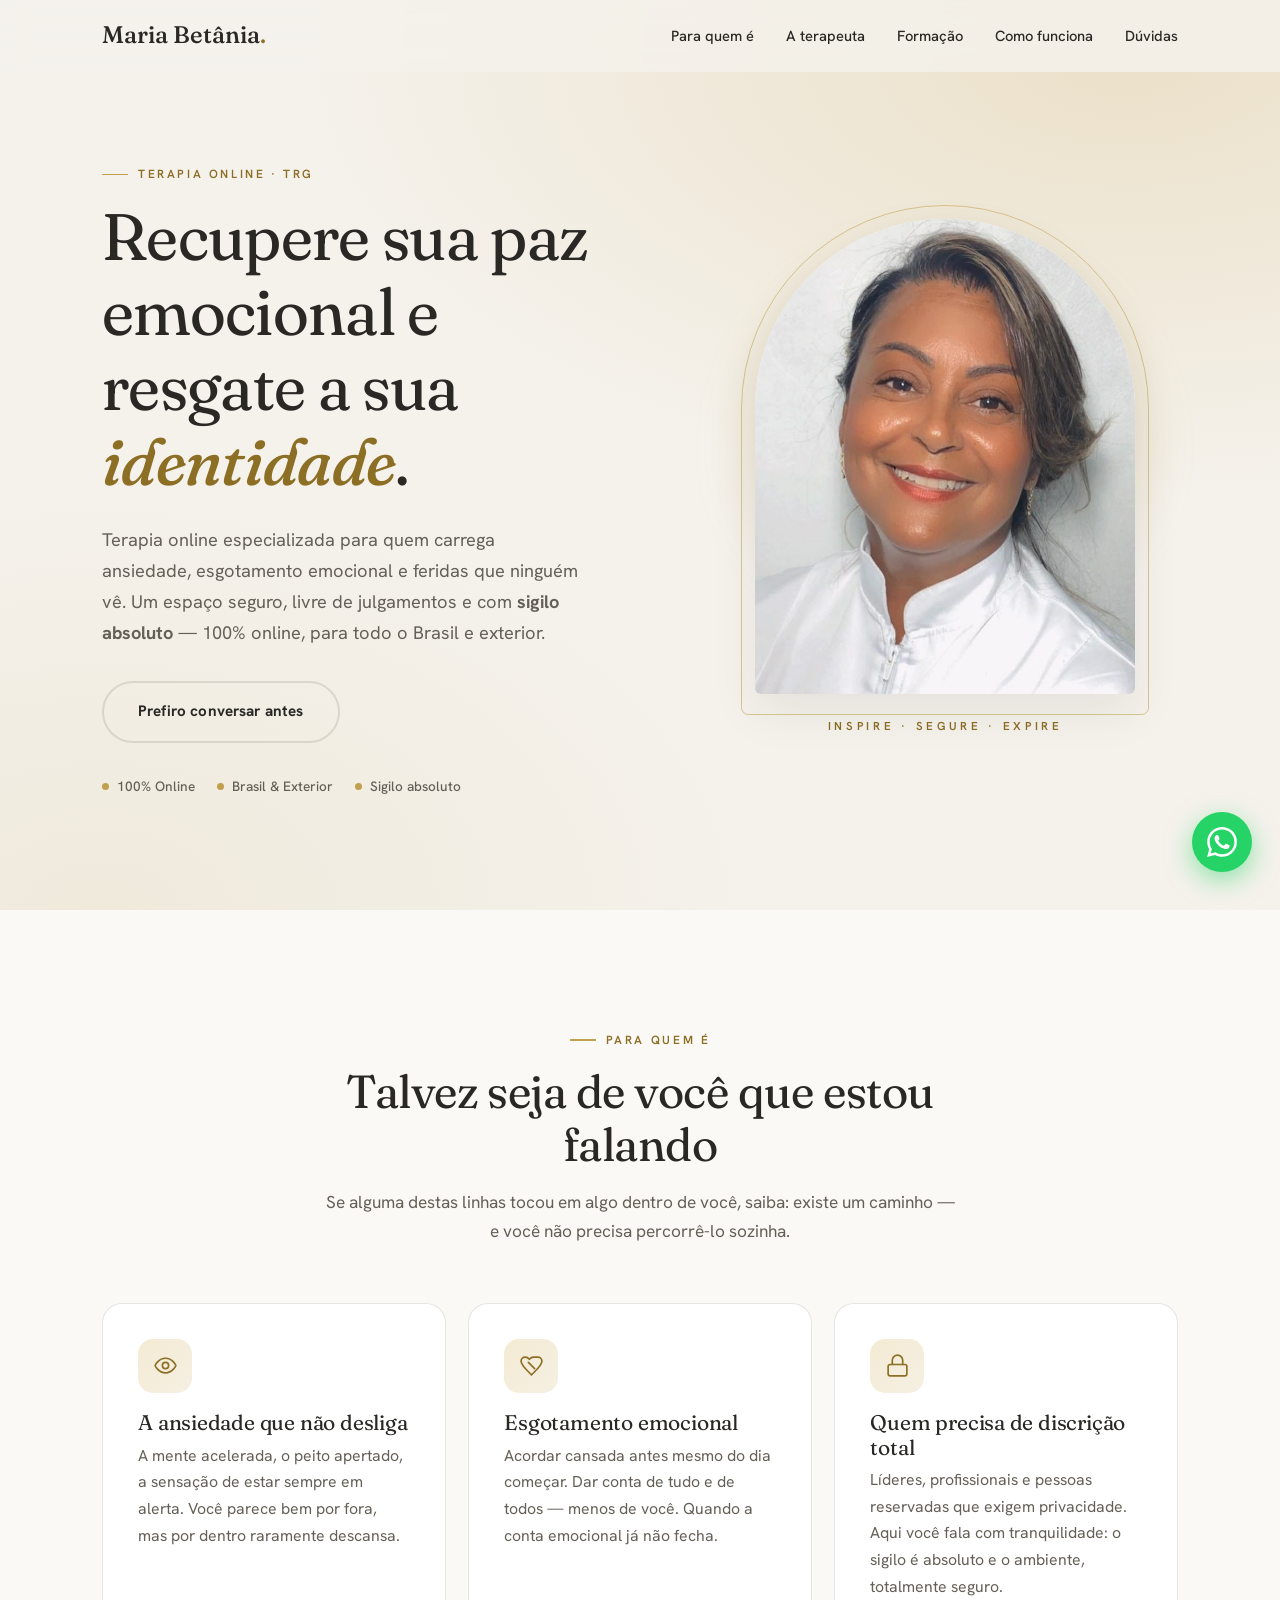
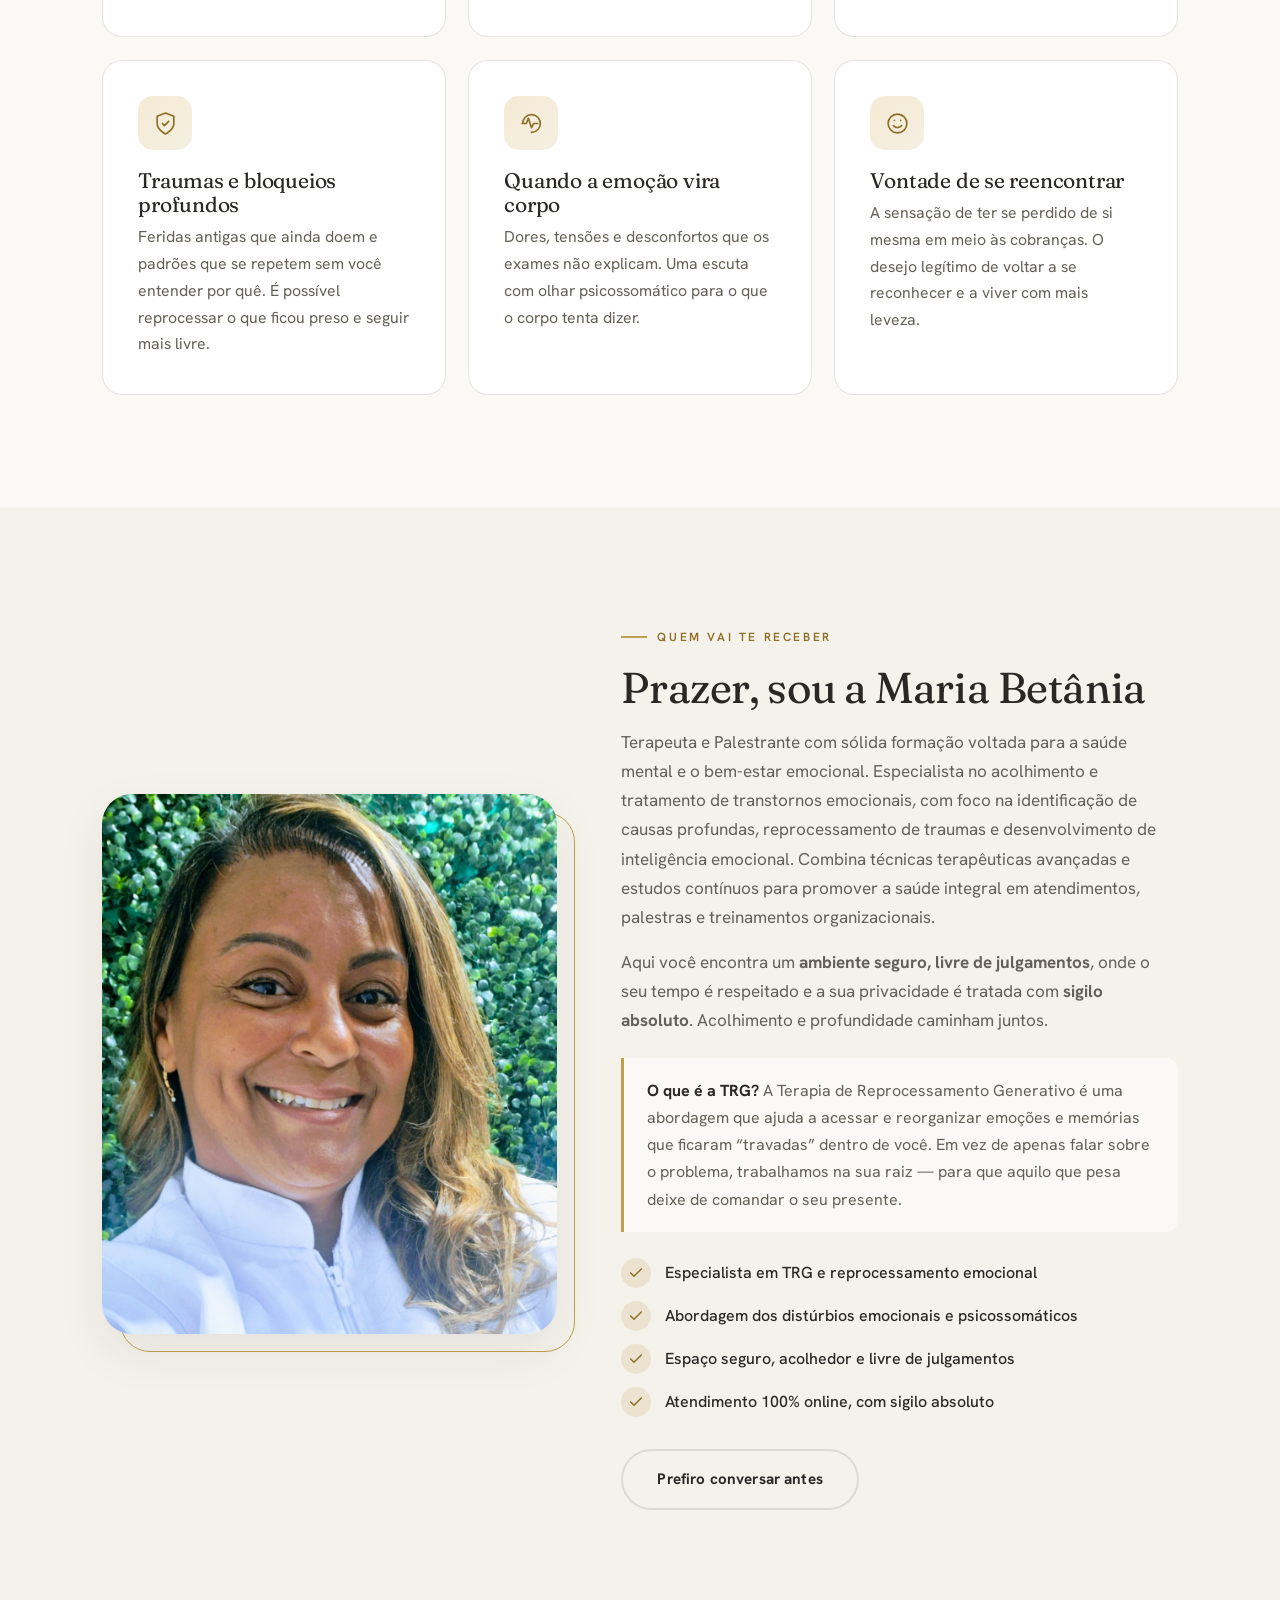
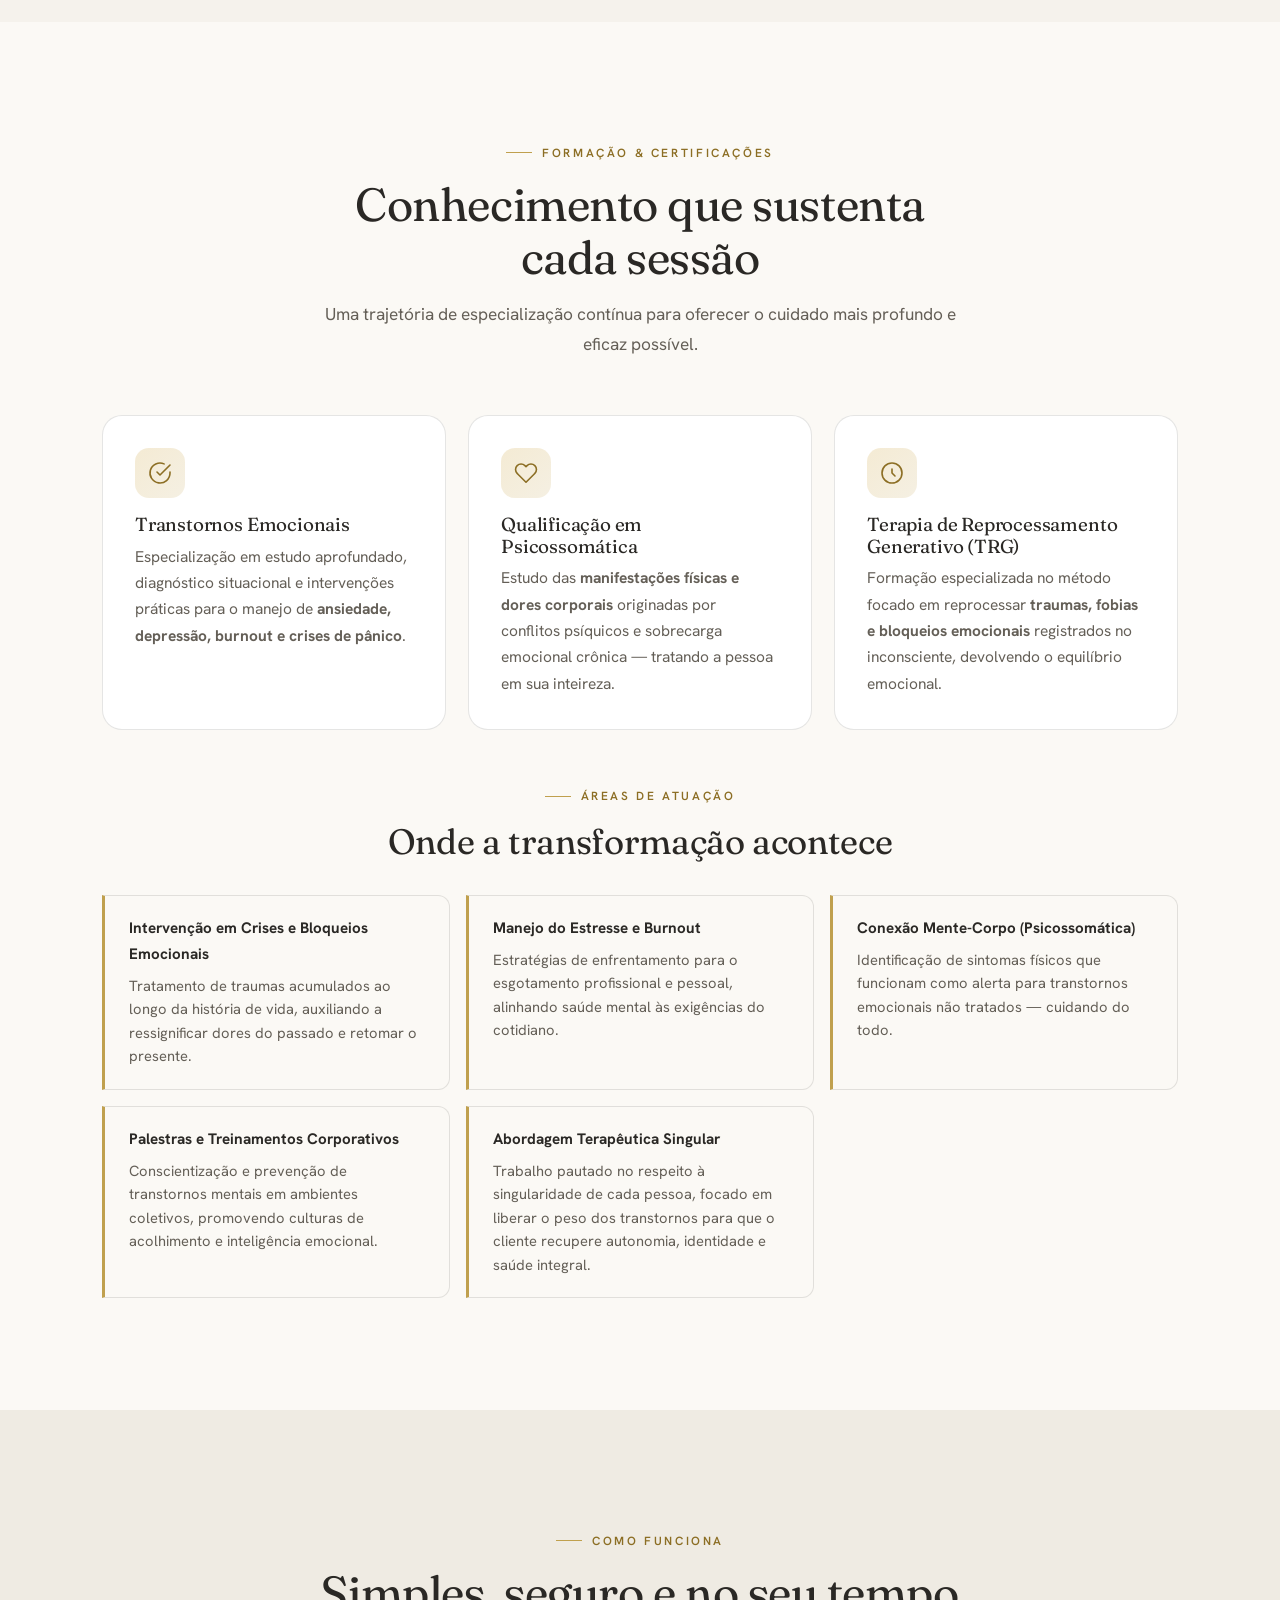
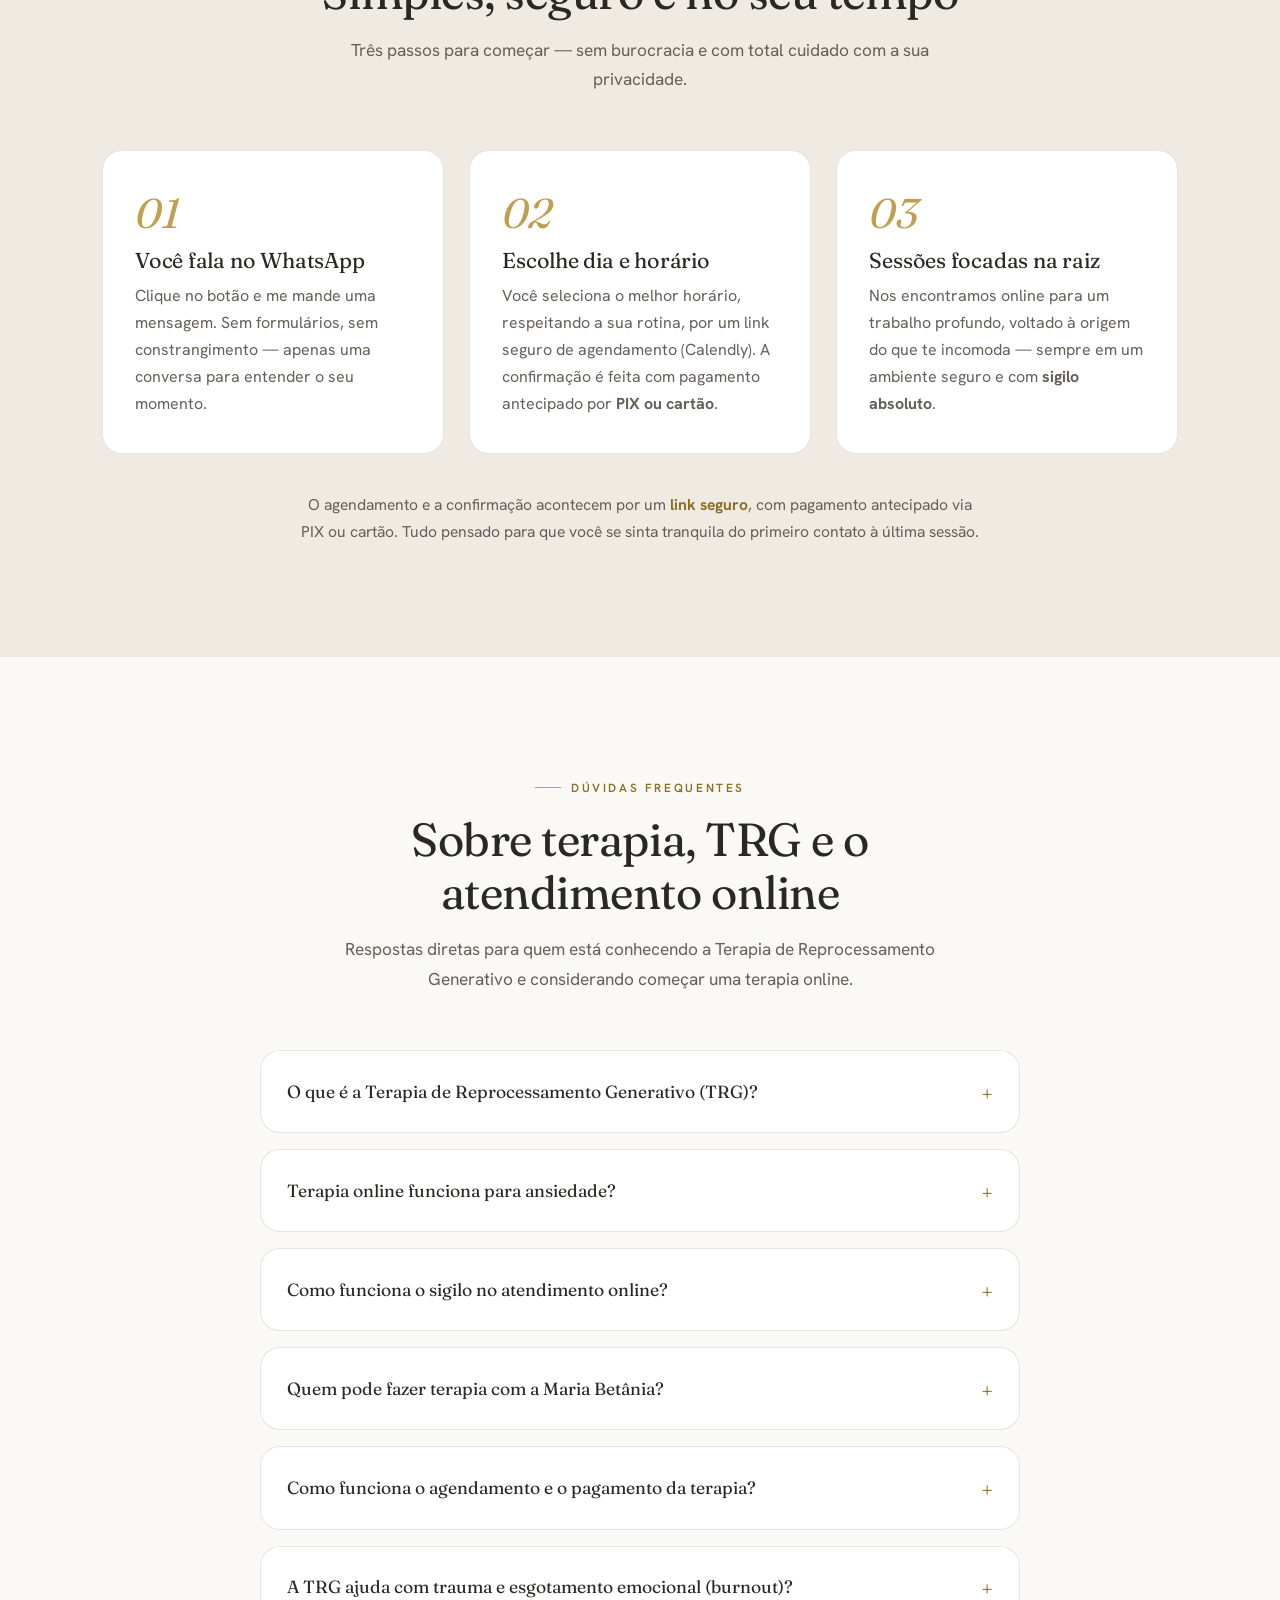
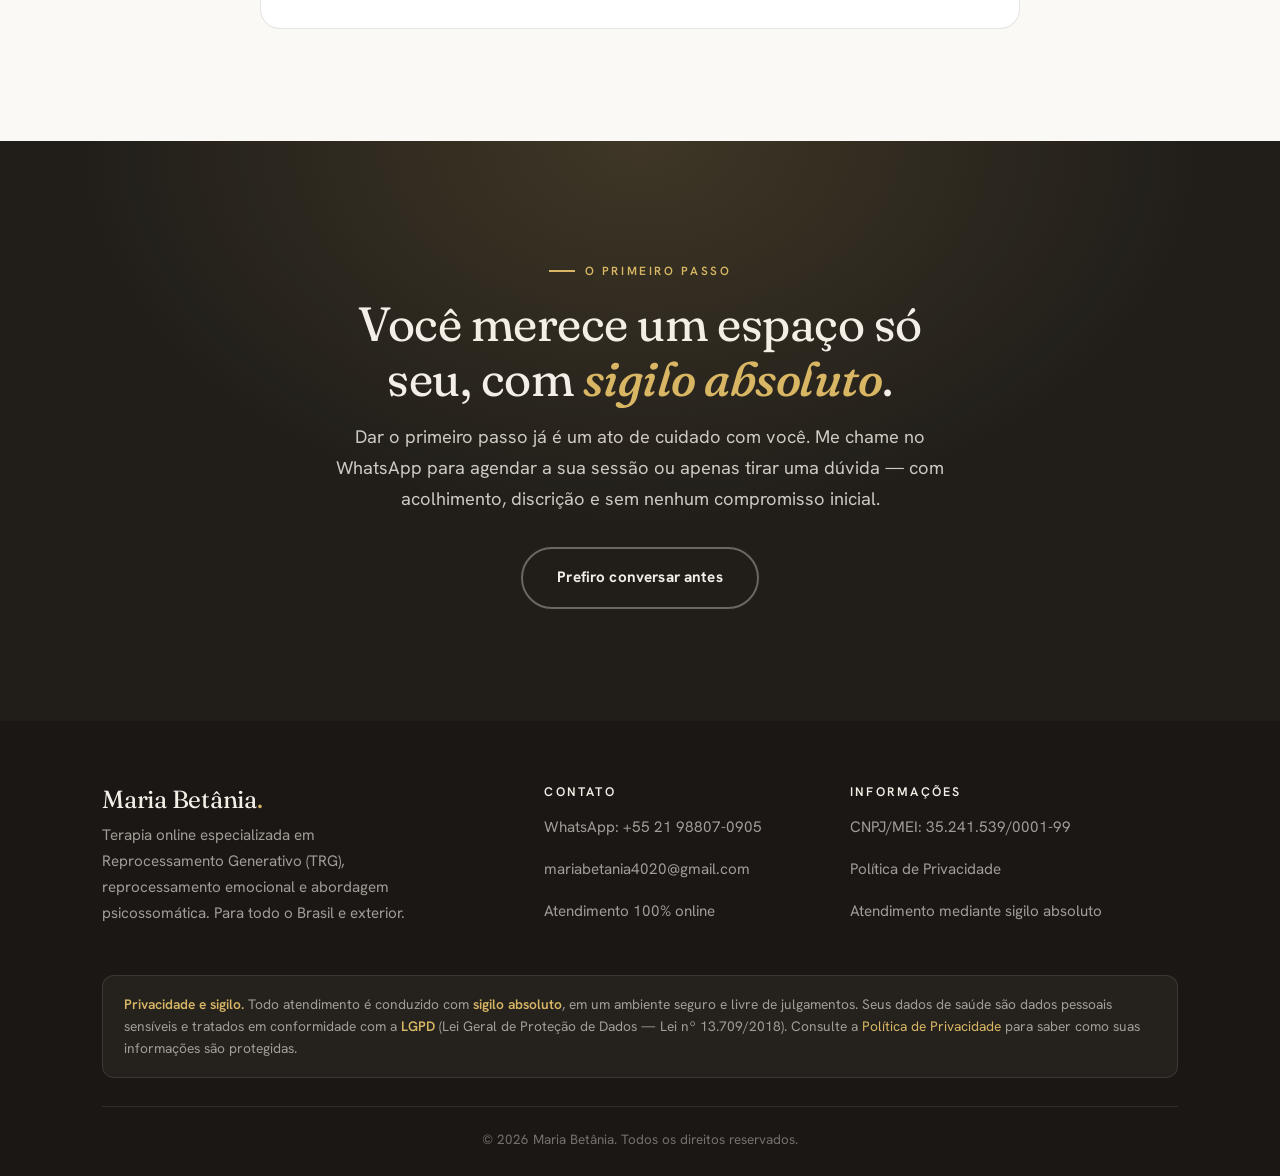
<file: index.html>
<!DOCTYPE html>
<html lang="pt-BR">
<head>
    <meta charset="UTF-8">
    <meta name="viewport" content="width=device-width, initial-scale=1.0">

    <!-- ====================== SEO ====================== -->
    <title>Maria Betânia | Terapia Online para Ansiedade e TRG</title>
    <meta name="description"
          content="Terapeuta online especializada em Terapia de Reprocessamento Generativo (TRG). Atendimento para ansiedade, esgotamento emocional e traumas, com acolhimento e sigilo absoluto. Para todo o Brasil e exterior.">
    <meta name="keywords"
          content="terapeuta, terapeuta online, terapia, terapia online, terapia para ansiedade, ansiedade, TRG, terapia de reprocessamento generativo, reprocessamento emocional, esgotamento emocional, burnout, trauma, terapia psicossomática, psicossomática, saúde mental, bem-estar emocional, sigilo absoluto">
    <meta name="author" content="Maria Betânia">
    <meta name="robots" content="index, follow">

    <!-- ====================== Open Graph / Facebook ====================== -->
    <meta property="og:type" content="website">
    <meta property="og:locale" content="pt_BR">
    <meta property="og:url" content="https://wt3c.github.io/landpage-betania/">
    <meta property="og:title" content="Maria Betânia | Terapia Online para Ansiedade e TRG">
    <meta property="og:description"
          content="Recupere sua paz emocional e resgate a sua identidade. Terapia online especializada (TRG), com acolhimento e total sigilo. Para todo o Brasil e exterior.">
    <meta property="og:image" content="https://wt3c.github.io/landpage-betania/IMG-20250110-WA0171.jpg">

    <!-- ====================== Twitter ====================== -->
    <meta name="twitter:card" content="summary_large_image">
    <meta name="twitter:title" content="Maria Betânia | Terapia Online para Ansiedade e TRG">
    <meta name="twitter:description"
          content="Terapia online especializada (TRG), com acolhimento e sigilo absoluto. Para todo o Brasil e exterior.">
    <meta name="twitter:image" content="https://wt3c.github.io/landpage-betania/IMG-20250110-WA0171.jpg">

    <link rel="canonical" href="https://wt3c.github.io/landpage-betania/">

    <!-- ====================== Fonts ====================== -->
    <link rel="preconnect" href="https://fonts.googleapis.com">
    <link rel="preconnect" href="https://fonts.gstatic.com" crossorigin>
    <link href="https://fonts.googleapis.com/css2?family=Fraunces:ital,opsz,wght@0,9..144,300..600;1,9..144,400..600&family=Hanken+Grotesk:wght@400;500;600;700&display=swap"
          rel="stylesheet">

    <!-- ====================== Schema.org ====================== -->
    <script type="application/ld+json">
    {
        "@context": "https://schema.org",
        "@type": "MedicalBusiness",
        "name": "Maria Betânia — Terapia Online",
        "description": "Atendimento terapêutico online especializado em Terapia de Reprocessamento Generativo (TRG), reprocessamento emocional e abordagem psicossomática.",
        "image": "https://wt3c.github.io/landpage-betania/IMG-20250110-WA0171.jpg",
        "url": "https://wt3c.github.io/landpage-betania/",
        "telephone": "+5521988070905",
        "areaServed": "Brasil e exterior",
        "availableLanguage": "Portuguese",
        "medicalSpecialty": "Psychotherapy",
        "priceRange": "$$",
        "knowsAbout": ["Terapia", "Terapeuta", "Ansiedade", "Terapia de Reprocessamento Generativo (TRG)", "Trauma", "Esgotamento emocional", "Burnout", "Psicossomática", "Saúde mental"],
        "employee": {
            "@type": "Person",
            "name": "Maria Betânia",
            "jobTitle": "Terapeuta",
            "knowsAbout": ["Terapia de Reprocessamento Generativo (TRG)", "Ansiedade", "Trauma", "Psicossomática", "Burnout"]
        }
    }
    </script>

    <script type="application/ld+json">
        {
            "@context": "https://schema.org",
            "@type": "FAQPage",
            "mainEntity": [
                {
                    "@type": "Question",
                    "name": "O que é a Terapia de Reprocessamento Generativo (TRG)?",
                    "acceptedAnswer": {
                        "@type": "Answer",
                        "text": "A TRG é uma abordagem terapêutica que ajuda a acessar e reorganizar emoções e memórias que ficaram travadas. Em vez de apenas falar sobre o problema, a terapia trabalha na raiz emocional, para que aquilo que pesa deixe de comandar o presente."
                    }
                },
                {
                    "@type": "Question",
                    "name": "Terapia online funciona para ansiedade?",
                    "acceptedAnswer": {
                        "@type": "Answer",
                        "text": "Sim. O atendimento terapêutico 100% online é indicado para ansiedade, esgotamento emocional (burnout) e traumas, com o mesmo cuidado e sigilo de uma sessão presencial."
                    }
                },
                {
                    "@type": "Question",
                    "name": "Como funciona o sigilo no atendimento online?",
                    "acceptedAnswer": {
                        "@type": "Answer",
                        "text": "Todo o atendimento é conduzido com sigilo absoluto, em um espaço seguro e livre de julgamentos, do primeiro contato até a última sessão."
                    }
                },
                {
                    "@type": "Question",
                    "name": "Quem pode fazer terapia com a Maria Betânia?",
                    "acceptedAnswer": {
                        "@type": "Answer",
                        "text": "Pessoas de todo o Brasil e do exterior, já que o atendimento é 100% online, indicado para quem lida com ansiedade, esgotamento emocional, traumas ou questões psicossomáticas."
                    }
                },
                {
                    "@type": "Question",
                    "name": "Como funciona o agendamento e o pagamento da terapia?",
                    "acceptedAnswer": {
                        "@type": "Answer",
                        "text": "O primeiro contato é feito pelo WhatsApp. Depois, você escolhe o melhor dia e horário, e a confirmação da sessão é feita com pagamento antecipado por PIX ou cartão."
                    }
                },
                {
                    "@type": "Question",
                    "name": "A TRG ajuda com trauma e esgotamento emocional (burnout)?",
                    "acceptedAnswer": {
                        "@type": "Answer",
                        "text": "Sim. A Terapia de Reprocessamento Generativo é voltada justamente para reprocessar traumas e bloqueios profundos, além de apoiar o manejo de esgotamento emocional e burnout."
                    }
                }
            ]
        }
    </script>

    <!-- ====================== Estilos (autocontido) ====================== -->
    <style>
        /*
          Maria Betânia — Terapia Online (TRG)
          Direção: sereno, sofisticado, discreto
          Paleta: off-white / cinza quente + DOURADO
          Contraste validado para WCAG AA
        */
        :root {
            --bg:        #F5F2EC;  /* off-white quente — fundo base */
            --bg-soft:   #FBF9F5;  /* superfície clara — cards */
            --bg-alt:    #EFEBE3;  /* seção alternada */
            --surface:   #FFFFFF;
            --ink:       #2A2825;  /* texto principal — quase-preto quente */
            --muted:     #645F57;  /* texto secundário — AA sobre claro */
            --gold:      #C0A04E;  /* dourado — linhas e detalhes */
            --gold-btn:  #C9A24E;  /* dourado — fundo de botão (texto escuro) */
            --gold-btn-hover: #B68F3C;
            --gold-deep: #8C6E24;  /* dourado — texto sobre claro (AA) */
            --gold-light:#D8B664;  /* dourado claro — texto/acento sobre escuro */
            --dark:      #211E1A;  /* faixa escura / rodapé */
            --dark-soft: #2C2823;
            --cream:     #F3EFE7;  /* texto claro sobre escuro */
            --line:      rgba(42, 40, 37, 0.12);
            --line-gold: rgba(192, 160, 78, 0.45);
            --success:   #25D366;  /* verde WhatsApp */

            --font-display: 'Fraunces', Georgia, serif;
            --font-body: 'Hanken Grotesk', system-ui, sans-serif;

            --container: 1140px;
            --header-h: 72px;
            --transition: 0.3s cubic-bezier(0.4, 0, 0.2, 1);
            --radius-sm: 12px;
            --radius-md: 20px;
            --radius-lg: 30px;
            --shadow-soft: 0 18px 48px rgba(42, 40, 37, 0.08);
            --shadow-lift: 0 26px 60px rgba(42, 40, 37, 0.14);
        }

        * { margin: 0; padding: 0; box-sizing: border-box; }

        html { scroll-behavior: smooth; }

        body {
            font-family: var(--font-body);
            color: var(--ink);
            line-height: 1.7;
            background-color: var(--bg);
            -webkit-font-smoothing: antialiased;
            text-rendering: optimizeLegibility;
        }

        img { max-width: 100%; height: auto; display: block; }
        ul { list-style: none; }
        a { text-decoration: none; color: inherit; transition: color var(--transition); }

        :focus-visible {
            outline: 3px solid var(--gold-deep);
            outline-offset: 3px;
            border-radius: 4px;
        }

        /* ---------- Tipografia ---------- */
        h1, h2, h3, h4 {
            font-family: var(--font-display);
            font-weight: 400;
            font-optical-sizing: auto;
            line-height: 1.14;
            color: var(--ink);
            letter-spacing: -0.01em;
        }

        .display-italic {
            font-style: italic;
            font-weight: 500;
            color: var(--gold-deep);
        }

        .eyebrow {
            display: inline-flex;
            align-items: center;
            gap: 10px;
            font-family: var(--font-body);
            font-size: 0.74rem;
            font-weight: 600;
            letter-spacing: 0.22em;
            text-transform: uppercase;
            color: var(--gold-deep);
            margin-bottom: 1rem;
        }
        .eyebrow::before {
            content: '';
            width: 26px;
            height: 1.5px;
            background-color: var(--gold);
        }
        .eyebrow--center { justify-content: center; }

        /* ---------- Layout ---------- */
        .container {
            max-width: var(--container);
            margin: 0 auto;
            padding: 0 2rem;
        }

        .section {
            padding: clamp(64px, 9vw, 112px) 0;
            scroll-margin-top: var(--header-h);
        }
        .section--soft { background-color: var(--bg-soft); }
        .section--alt  { background-color: var(--bg-alt); }

        .section__head {
            max-width: 640px;
            margin: 0 auto 3.5rem;
            text-align: center;
        }
        .section__title {
            font-size: clamp(2rem, 4vw, 2.9rem);
            font-variation-settings: 'SOFT' 30;
        }
        .section__lead {
            color: var(--muted);
            font-size: 1.08rem;
            margin-top: 1rem;
        }

        /* ---------- Botões ---------- */
        .btn {
            display: inline-flex;
            align-items: center;
            justify-content: center;
            gap: 11px;
            padding: 16px 34px;
            border-radius: 50px;
            font-family: var(--font-body);
            font-weight: 700;
            font-size: 0.95rem;
            letter-spacing: 0.01em;
            cursor: pointer;
            border: 2px solid transparent;
            transition: transform var(--transition), box-shadow var(--transition), background-color var(--transition), border-color var(--transition);
        }
        .btn svg { width: 20px; height: 20px; flex-shrink: 0; }

        /* CTA dourado principal */
        .btn--gold {
            background-color: var(--gold-btn);
            color: var(--ink);
            box-shadow: 0 12px 28px rgba(192, 160, 78, 0.40);
        }
        .btn--gold:hover {
            background-color: var(--gold-btn-hover);
            transform: translateY(-3px);
            box-shadow: 0 18px 36px rgba(182, 143, 60, 0.50);
        }

        .btn--ghost {
            background-color: transparent;
            color: var(--ink);
            border-color: var(--line);
        }
        .btn--ghost:hover {
            border-color: var(--gold);
            color: var(--gold-deep);
            transform: translateY(-3px);
        }

        /* ---------- Header ---------- */
        .header {
            position: fixed;
            top: 0; left: 0;
            width: 100%;
            height: var(--header-h);
            background-color: rgba(245, 242, 236, 0.82);
            backdrop-filter: blur(12px);
            -webkit-backdrop-filter: blur(12px);
            z-index: 1000;
            display: flex;
            align-items: center;
            border-bottom: 1px solid transparent;
            transition: border-color var(--transition), background-color var(--transition);
        }
        .header--scrolled {
            border-bottom-color: var(--line);
            background-color: rgba(245, 242, 236, 0.95);
        }
        .header__container {
            display: flex;
            justify-content: space-between;
            align-items: center;
            width: 100%;
        }
        .logo {
            font-family: var(--font-display);
            font-size: 1.5rem;
            font-weight: 500;
            font-variation-settings: 'SOFT' 40;
            color: var(--ink);
        }
        .logo span { color: var(--gold-deep); }

        .nav__list {
            display: flex;
            align-items: center;
            gap: 2rem;
        }
        .nav__link {
            font-weight: 500;
            font-size: 0.92rem;
            color: var(--ink);
            position: relative;
        }
        .nav__link:not(.btn)::after {
            content: '';
            position: absolute;
            bottom: -5px; left: 0;
            width: 0; height: 2px;
            background-color: var(--gold);
            transition: width var(--transition);
        }
        .nav__link:not(.btn):hover { color: var(--gold-deep); }
        .nav__link:not(.btn):hover::after { width: 100%; }
        .nav__link.btn { padding: 11px 22px; font-size: 0.86rem; }

        .nav__toggle {
            display: none;
            background: none;
            border: none;
            cursor: pointer;
            padding: 8px;
        }
        .hamburger,
        .hamburger::before,
        .hamburger::after {
            display: block;
            width: 24px; height: 2px;
            background-color: var(--ink);
            border-radius: 2px;
            transition: var(--transition);
        }
        .hamburger { position: relative; }
        .hamburger::before { content: ''; position: absolute; top: -7px; }
        .hamburger::after  { content: ''; position: absolute; top:  7px; }

        /* ---------- Hero ---------- */
        .hero {
            position: relative;
            padding-top: calc(var(--header-h) + clamp(40px, 7vw, 84px));
            padding-bottom: clamp(60px, 9vw, 112px);
            overflow: hidden;
            background:
                radial-gradient(120% 90% at 88% 6%, rgba(201, 162, 78, 0.22) 0%, transparent 55%),
                radial-gradient(90% 80% at 8% 100%, rgba(192, 160, 78, 0.10) 0%, transparent 60%),
                var(--bg);
        }
        .hero__container {
            display: grid;
            grid-template-columns: 1.08fr 0.92fr;
            align-items: center;
            gap: clamp(2rem, 5vw, 5rem);
        }
        .hero__title {
            font-size: clamp(2.5rem, 5.4vw, 4.1rem);
            font-variation-settings: 'SOFT' 50;
            margin-bottom: 1.6rem;
            max-width: 15ch;
        }
        .hero__subtitle {
            font-size: 1.14rem;
            color: var(--muted);
            max-width: 480px;
            margin-bottom: 2rem;
        }
        .hero__actions {
            display: flex;
            gap: 1rem;
            flex-wrap: wrap;
            align-items: center;
            margin-bottom: 2rem;
        }
        .hero__trust {
            display: flex;
            flex-wrap: wrap;
            gap: 10px 22px;
            font-size: 0.85rem;
            color: var(--muted);
            font-weight: 500;
        }
        .hero__trust li { display: flex; align-items: center; gap: 8px; }
        .hero__trust li::before {
            content: '';
            width: 7px; height: 7px;
            border-radius: 50%;
            background-color: var(--gold);
        }

        /* Portal — moldura em arco com aura que respira */
        .portal {
            position: relative;
            display: flex;
            flex-direction: column;
            align-items: center;
            justify-self: center;
        }
        .portal__frame {
            position: relative;
            width: clamp(260px, 34vw, 380px);
            aspect-ratio: 4 / 5;
            border-radius: 999px 999px 30px 30px;
            overflow: hidden;
            /* fundo de placeholder até a foto real ser inserida */
            background: linear-gradient(160deg, var(--bg-alt), var(--bg-soft));
            box-shadow: var(--shadow-soft), inset 0 0 0 1px rgba(255, 255, 255, 0.5);
            z-index: 1;
            display: flex;
            align-items: center;
            justify-content: center;
        }
        .portal__frame img {
            width: 100%; height: 100%;
            object-fit: cover;
            object-position: center 18%;
        }
        .portal__placeholder {
            color: var(--muted);
            font-size: 0.8rem;
            letter-spacing: 0.08em;
            text-align: center;
            padding: 1rem;
        }
        .portal__aura {
            position: absolute;
            top: 46%; left: 50%;
            width: 116%;
            aspect-ratio: 1;
            transform: translate(-50%, -50%);
            border-radius: 999px 999px 40% 40%;
            background: radial-gradient(circle at 50% 45%,
                rgba(216, 182, 100, 0.55) 0%,
                rgba(192, 160, 78, 0.28) 42%,
                transparent 70%);
            filter: blur(18px);
            z-index: 0;
            animation: breathe 11s ease-in-out infinite;
        }
        .portal__ring {
            position: absolute;
            top: -14px; left: 50%;
            width: calc(clamp(260px, 34vw, 380px) + 28px);
            aspect-ratio: 4 / 5;
            transform: translateX(-50%);
            border: 1.5px solid var(--gold);
            border-radius: 999px 999px 36px 36px;
            opacity: 0.55;
            z-index: 0;
        }
        .portal__breath {
            margin-top: 22px;
            font-size: 0.72rem;
            letter-spacing: 0.32em;
            text-transform: uppercase;
            color: var(--gold-deep);
            font-weight: 600;
        }
        @keyframes breathe {
            0%   { transform: translate(-50%, -50%) scale(0.9);  opacity: 0.45; }
            36%  { transform: translate(-50%, -50%) scale(1.06); opacity: 0.9; }
            54%  { transform: translate(-50%, -50%) scale(1.06); opacity: 0.9; }
            100% { transform: translate(-50%, -50%) scale(0.9);  opacity: 0.45; }
        }

        /* ---------- Reveal on scroll ---------- */
        .reveal {
            opacity: 0;
            transform: translateY(26px);
            transition: opacity 0.7s ease, transform 0.7s ease;
        }
        .reveal.visible { opacity: 1; transform: translateY(0); }

        /* ---------- Para quem é ---------- */
        .audience__grid {
            display: grid;
            grid-template-columns: repeat(auto-fit, minmax(280px, 1fr));
            gap: 1.4rem;
        }
        .pain {
            background: var(--surface);
            border: 1px solid var(--line);
            border-radius: var(--radius-md);
            padding: 2.2rem;
            transition: transform var(--transition), box-shadow var(--transition), border-color var(--transition);
        }
        .pain:hover {
            transform: translateY(-6px);
            box-shadow: var(--shadow-lift);
            border-color: var(--line-gold);
        }
        .pain__icon {
            width: 54px; height: 54px;
            border-radius: 15px;
            display: inline-flex;
            align-items: center;
            justify-content: center;
            background: linear-gradient(140deg, rgba(216, 182, 100, 0.28), rgba(192, 160, 78, 0.16));
            color: var(--gold-deep);
            margin-bottom: 1.1rem;
        }
        .pain__icon svg { width: 25px; height: 25px; }
        .pain__title {
            font-size: 1.32rem;
            font-variation-settings: 'SOFT' 30;
            margin-bottom: 0.5rem;
        }
        .pain__text { color: var(--muted); font-size: 0.99rem; }

        /* ---------- Quem é a terapeuta ---------- */
        .about__container {
            display: grid;
            grid-template-columns: 0.9fr 1.1fr;
            align-items: center;
            gap: clamp(2rem, 5vw, 4.5rem);
        }
        .about__image { position: relative; }
        .about__image .frame {
            position: relative;
            z-index: 1;
            border-radius: var(--radius-lg);
            width: 100%;
            height: 540px;
            background: linear-gradient(160deg, var(--bg-alt), var(--bg-soft));
            box-shadow: var(--shadow-soft);
            overflow: hidden;
            display: flex;
            align-items: center;
            justify-content: center;
        }
        .about__image .frame img {
            width: 100%; height: 100%;
            object-fit: cover;
            object-position: center 20%;
        }
        .about__image .frame .placeholder {
            color: var(--muted);
            font-size: 0.82rem;
            letter-spacing: 0.08em;
            text-align: center;
            padding: 1.2rem;
        }
        .about__image::after {
            content: '';
            position: absolute;
            inset: 18px -18px -18px 18px;
            border: 1.5px solid var(--gold);
            border-radius: var(--radius-lg);
            z-index: 0;
        }
        .about__title {
            font-size: clamp(1.9rem, 3.6vw, 2.7rem);
            font-variation-settings: 'SOFT' 40;
            margin-bottom: 1rem;
        }
        .about__text {
            color: var(--muted);
            margin-bottom: 1rem;
            font-size: 1.07rem;
        }
        .trg-note {
            background: var(--bg-soft);
            border-left: 3px solid var(--gold);
            border-radius: 0 var(--radius-sm) var(--radius-sm) 0;
            padding: 1.2rem 1.4rem;
            margin: 1.4rem 0;
        }
        .trg-note strong { color: var(--ink); }
        .trg-note p { color: var(--muted); font-size: 1rem; margin: 0; }
        .about__safe {
            margin-top: 1.6rem;
            display: grid;
            gap: 13px;
        }
        .about__safe li {
            display: flex;
            align-items: center;
            gap: 14px;
            font-weight: 500;
            color: var(--ink);
        }
        .check {
            width: 30px; height: 30px; min-width: 30px;
            background-color: rgba(192, 160, 78, 0.18);
            color: var(--gold-deep);
            border-radius: 50%;
            display: inline-flex;
            align-items: center;
            justify-content: center;
        }
        .check svg { width: 16px; height: 16px; }
        .about__cta {
            margin-top: 2rem;
            display: flex;
            gap: 1rem;
            flex-wrap: wrap;
        }

        .btn--ghost-dark {
            background-color: transparent;
            color: var(--cream);
            border-color: rgba(243, 239, 231, 0.35);
        }
        .btn--ghost-dark:hover {
            border-color: var(--gold-light);
            color: var(--gold-light);
            transform: translateY(-3px);
        }

        /* ---------- Como funciona ---------- */
        .steps {
            display: grid;
            grid-template-columns: repeat(auto-fit, minmax(260px, 1fr));
            gap: 1.6rem;
            counter-reset: step;
        }
        .step {
            position: relative;
            background: var(--surface);
            border: 1px solid var(--line);
            border-radius: var(--radius-md);
            padding: 2.6rem 2rem 2.2rem;
            transition: transform var(--transition), box-shadow var(--transition);
        }
        .step:hover { transform: translateY(-6px); box-shadow: var(--shadow-lift); }
        .step__num {
            counter-increment: step;
            font-family: var(--font-display);
            font-style: italic;
            font-size: 2.6rem;
            line-height: 1;
            color: var(--gold);
            margin-bottom: 0.9rem;
            display: block;
        }
        .step__num::before { content: '0' counter(step); }
        .step__title {
            font-size: 1.35rem;
            font-variation-settings: 'SOFT' 30;
            margin-bottom: 0.5rem;
        }
        .step__text { color: var(--muted); font-size: 1rem; }
        .steps__note {
            text-align: center;
            margin-top: 2.4rem;
            color: var(--muted);
            font-size: 0.98rem;
            max-width: 680px;
            margin-left: auto;
            margin-right: auto;
        }
        .steps__note strong { color: var(--gold-deep); }

        /* ---------- FAQ ---------- */
        .faq {
            max-width: 760px;
            margin: 0 auto;
            display: grid;
            gap: 1rem;
        }
        .faq__item {
            background: var(--surface);
            border: 1px solid var(--line);
            border-radius: var(--radius-md);
            padding: 0.4rem 1.6rem;
        }
        .faq__item summary {
            cursor: pointer;
            list-style: none;
            font-family: var(--font-display);
            font-size: 1.1rem;
            padding: 1.2rem 1.8rem 1.2rem 0;
            position: relative;
        }
        .faq__item summary::-webkit-details-marker { display: none; }
        .faq__item summary::after {
            content: '+';
            position: absolute;
            right: 0;
            top: 1.1rem;
            font-size: 1.4rem;
            color: var(--gold-deep);
            transition: transform var(--transition);
        }
        .faq__item[open] summary::after { transform: rotate(45deg); }
        .faq__item p {
            color: var(--muted);
            padding-bottom: 1.4rem;
            margin-top: -0.4rem;
        }

        /* ---------- Faixa de sigilo (reforço) ---------- */
        .assurance {
            text-align: center;
            background:
                radial-gradient(80% 120% at 50% 0%, rgba(216, 182, 100, 0.16) 0%, transparent 55%),
                var(--dark);
            color: var(--cream);
            position: relative;
            overflow: hidden;
        }
        .assurance__container { max-width: 720px; position: relative; z-index: 1; }
        .assurance .eyebrow { color: var(--gold-light); }
        .assurance .eyebrow::before { background-color: var(--gold-light); }
        .assurance__title {
            font-size: clamp(2rem, 4.4vw, 3rem);
            color: var(--cream);
            font-variation-settings: 'SOFT' 50;
            margin-bottom: 1rem;
        }
        .assurance__title .display-italic { color: var(--gold-light); }
        .assurance__text {
            color: rgba(243, 239, 231, 0.82);
            font-size: 1.14rem;
            margin-bottom: 2rem;
        }
        .btn--on-dark {
            background-color: var(--gold-btn);
            color: var(--ink);
            box-shadow: 0 12px 30px rgba(0, 0, 0, 0.32);
        }
        .btn--on-dark:hover {
            background-color: var(--gold-light);
            transform: translateY(-3px);
        }

        /* ---------- Rodapé ---------- */
        .footer {
            background-color: #1A1714;
            color: rgba(243, 239, 231, 0.62);
            padding: 64px 0 24px;
        }
        .footer__container {
            display: grid;
            grid-template-columns: 1.5fr 1fr 1.2fr;
            gap: 2rem;
            margin-bottom: 42px;
        }
        .footer__brand h3 {
            font-size: 1.55rem;
            color: var(--cream);
            margin-bottom: 0.6rem;
        }
        .footer__brand h3 span { color: var(--gold-light); }
        .footer__brand p { font-size: 0.95rem; max-width: 34ch; }
        .footer h4 {
            color: var(--cream);
            font-size: 0.78rem;
            letter-spacing: 0.18em;
            text-transform: uppercase;
            font-family: var(--font-body);
            font-weight: 600;
            margin-bottom: 1rem;
        }
        .footer__col p,
        .footer__col li { font-size: 0.95rem; margin-bottom: 8px; }
        .footer__col a:hover { color: var(--gold-light); }
        .footer__col ul { display: grid; gap: 8px; }
        .footer__lgpd {
            background: rgba(243, 239, 231, 0.05);
            border: 1px solid rgba(243, 239, 231, 0.10);
            border-radius: var(--radius-sm);
            padding: 1.1rem 1.3rem;
            font-size: 0.86rem;
            line-height: 1.6;
            color: rgba(243, 239, 231, 0.6);
            margin-bottom: 28px;
        }
        .footer__lgpd strong { color: var(--gold-light); font-weight: 600; }
        .footer__bottom {
            text-align: center;
            padding-top: 22px;
            border-top: 1px solid rgba(243, 239, 231, 0.10);
            font-size: 0.84rem;
            color: rgba(243, 239, 231, 0.42);
        }

        /* ---------- WhatsApp flutuante ---------- */
        .whatsapp-float {
            position: fixed;
            bottom: 28px; right: 28px;
            width: 60px; height: 60px;
            border-radius: 50%;
            background-color: var(--success);
            display: flex;
            justify-content: center;
            align-items: center;
            box-shadow: 0 8px 26px rgba(37, 211, 102, 0.5);
            z-index: 999;
            transition: transform var(--transition), box-shadow var(--transition);
        }
        .whatsapp-float:hover {
            transform: scale(1.1);
            box-shadow: 0 12px 32px rgba(37, 211, 102, 0.62);
        }

        /* ---------- Responsivo ---------- */
        @media (max-width: 920px) {
            :root { --header-h: 64px; }
            .nav__toggle { display: block; z-index: 1001; }
            .nav__list {
                position: fixed;
                inset: var(--header-h) -100% 0 auto;
                width: min(80%, 320px);
                height: calc(100vh - var(--header-h));
                background-color: var(--bg-soft);
                flex-direction: column;
                justify-content: flex-start;
                padding: 3.5rem 2rem;
                gap: 2rem;
                box-shadow: -8px 0 40px rgba(42, 40, 37, 0.12);
                transition: right 0.3s ease;
            }
            .nav__list.active { right: 0; }
            .hero__container,
            .about__container { grid-template-columns: 1fr; }
            .hero__container { text-align: center; }
            .hero__title { max-width: none; }
            .hero__subtitle { margin-left: auto; margin-right: auto; }
            .hero__actions,
            .hero__trust { justify-content: center; }
            .portal { order: -1; margin-bottom: 2rem; }
            .about__image { max-width: 460px; margin: 0 auto; }
            .about__image::after { inset: 14px -14px -14px 14px; }
        }
        @media (max-width: 480px) {
            .container { padding: 0 1.25rem; }
            .pain, .step { padding: 1.8rem; }
            .about__image .frame { height: 440px; }
            .about__image::after { display: none; }
            .whatsapp-float { bottom: 20px; right: 20px; width: 54px; height: 54px; }
            .btn { width: 100%; }
        }

        /* ---------- Formação & Competências ---------- */
        .creds-grid {
            display: grid;
            grid-template-columns: repeat(auto-fit, minmax(270px, 1fr));
            gap: 1.4rem;
            margin-bottom: 3rem;
        }
        .cred-card {
            background: var(--surface);
            border: 1px solid var(--line);
            border-radius: var(--radius-md);
            padding: 2rem;
            transition: transform var(--transition), box-shadow var(--transition), border-color var(--transition);
        }
        .cred-card:hover {
            transform: translateY(-5px);
            box-shadow: var(--shadow-lift);
            border-color: var(--line-gold);
        }
        .cred-card__icon {
            width: 50px; height: 50px;
            border-radius: 14px;
            display: inline-flex;
            align-items: center;
            justify-content: center;
            background: linear-gradient(140deg, rgba(216,182,100,0.28), rgba(192,160,78,0.16));
            color: var(--gold-deep);
            margin-bottom: 1rem;
        }
        .cred-card__icon svg { width: 24px; height: 24px; }
        .cred-card__title {
            font-family: var(--font-display);
            font-size: 1.18rem;
            font-variation-settings: 'SOFT' 30;
            color: var(--ink);
            margin-bottom: 0.5rem;
        }
        .cred-card__text { color: var(--muted); font-size: 0.97rem; }

        .comp-grid {
            display: grid;
            grid-template-columns: repeat(auto-fit, minmax(300px, 1fr));
            gap: 1rem;
        }
        .comp-item {
            background: var(--bg-soft);
            border: 1px solid var(--line);
            border-left: 3px solid var(--gold);
            border-radius: 0 var(--radius-sm) var(--radius-sm) 0;
            padding: 1.3rem 1.5rem;
            transition: border-color var(--transition), background-color var(--transition);
        }
        .comp-item:hover { border-left-color: var(--gold-deep); background-color: var(--surface); }
        .comp-item__title {
            font-weight: 700;
            color: var(--ink);
            font-size: 0.95rem;
            margin-bottom: 0.35rem;
        }
        .comp-item__text { color: var(--muted); font-size: 0.92rem; line-height: 1.6; }

        /* ---------- Movimento reduzido ---------- */
        @media (prefers-reduced-motion: reduce) {
            * {
                animation-duration: 0.001ms !important;
                animation-iteration-count: 1 !important;
                transition-duration: 0.001ms !important;
                scroll-behavior: auto !important;
            }
            .portal__aura { transform: translate(-50%, -50%) scale(1); opacity: 0.7; }
            .reveal { opacity: 1; transform: none; }
        }
    </style>
</head>
<body>

<!-- ============================== Header ============================== -->
<header class="header">
    <div class="container header__container">
        <a href="#home" class="logo">Maria Betânia<span>.</span></a>
        <nav class="nav">
            <ul class="nav__list">
                <li><a href="#para-quem" class="nav__link">Para quem é</a></li>
                <li><a href="#sobre" class="nav__link">A terapeuta</a></li>
                <li><a href="#formacao" class="nav__link">Formação</a></li>
                <li><a href="#como-funciona" class="nav__link">Como funciona</a></li>
                <li><a href="#faq" class="nav__link">Dúvidas</a></li>
                <!-- Calendly temporariamente desativado
                <li>
                    <a href="https://calendly.com/mariabetaniaterapeuta/"
                       class="nav__link btn btn--gold" target="_blank" rel="noopener noreferrer">Agendar sessão</a>
                </li>
                -->
            </ul>
            <button class="nav__toggle" aria-label="Abrir menu" aria-expanded="false">
                <span class="hamburger"></span>
            </button>
        </nav>
    </div>
</header>

<!-- ============================== 1. HERO ============================== -->
<section class="hero" id="home">
    <div class="container hero__container">
        <div class="hero__content reveal">
            <span class="eyebrow">Terapia online · TRG</span>
            <h1 class="hero__title">Recupere sua paz emocional e resgate a sua <span class="display-italic">identidade</span>.</h1>
            <p class="hero__subtitle">Terapia online especializada para quem carrega ansiedade, esgotamento emocional
                e feridas que ninguém vê. Um espaço seguro, livre de julgamentos e com <strong>sigilo absoluto</strong> —
                100% online, para todo o Brasil e exterior.</p>
            <div class="hero__actions">
                <!-- Calendly temporariamente desativado
                <a href="https://calendly.com/mariabetaniaterapeuta/"
                   class="btn btn--gold" target="_blank" rel="noopener noreferrer">
                    <svg viewBox="0 0 24 24" fill="none" stroke="currentColor" stroke-width="2" stroke-linecap="round" stroke-linejoin="round" aria-hidden="true"><rect x="3" y="4" width="18" height="18" rx="2" ry="2"></rect><line x1="16" y1="2" x2="16" y2="6"></line><line x1="8" y1="2" x2="8" y2="6"></line><line x1="3" y1="10" x2="21" y2="10"></line></svg>
                    Escolher meu horário
                </a>
                -->
                <a href="https://wa.me/5521988070905?text=Ol%C3%A1%2C%20Maria%20Bet%C3%A2nia.%20Gostaria%20de%20tirar%20uma%20d%C3%BAvida%20antes%20de%20agendar."
                   class="btn btn--ghost" target="_blank" rel="noopener noreferrer">Prefiro conversar antes</a>
            </div>
            <ul class="hero__trust">
                <li>100% Online</li>
                <li>Brasil &amp; Exterior</li>
                <li>Sigilo absoluto</li>
            </ul>
        </div>
        <div class="portal reveal">
            <div class="portal__aura" aria-hidden="true"></div>
            <div class="portal__ring" aria-hidden="true"></div>
            <div class="portal__frame">
                <img src="IMG-20250110-WA0171.jpg"
                     alt="Maria Betânia, terapeuta especialista em Terapia de Reprocessamento Generativo (TRG), em retrato profissional acolhedor"
                     onerror="this.style.display='none'; this.nextElementSibling.style.display='flex';"
                     loading="eager">
                <span class="portal__placeholder" style="display:none">[FOTO_PROFISSIONAL]</span>
            </div>
            <p class="portal__breath" aria-hidden="true">inspire · segure · expire</p>
        </div>
    </div>
</section>

<!-- ============================== 2. PARA QUEM É ============================== -->
<section class="section section--soft" id="para-quem">
    <div class="container">
        <div class="section__head reveal">
            <span class="eyebrow eyebrow--center">Para quem é</span>
            <h2 class="section__title">Talvez seja de você que estou falando</h2>
            <p class="section__lead">Se alguma destas linhas tocou em algo dentro de você, saiba: existe um caminho — e
                você não precisa percorrê-lo sozinha.</p>
        </div>
        <div class="audience__grid">
            <div class="pain reveal">
                <div class="pain__icon" aria-hidden="true"><svg viewBox="0 0 24 24" fill="none" stroke="currentColor" stroke-width="1.6" stroke-linecap="round" stroke-linejoin="round"><path d="M2 12s3-7 10-7 10 7 10 7-3 7-10 7-10-7-10-7z"></path><circle cx="12" cy="12" r="3"></circle></svg></div>
                <h3 class="pain__title">A ansiedade que não desliga</h3>
                <p class="pain__text">A mente acelerada, o peito apertado, a sensação de estar sempre em alerta. Você
                    parece bem por fora, mas por dentro raramente descansa.</p>
            </div>
            <div class="pain reveal">
                <div class="pain__icon" aria-hidden="true"><svg viewBox="0 0 24 24" fill="none" stroke="currentColor" stroke-width="1.6" stroke-linecap="round" stroke-linejoin="round"><path d="M18 4a4 4 0 0 1 4 4c0 4-6 9-10 13C8 17 2 12 2 8a4 4 0 0 1 4-4c1.5 0 3 .8 4 2 1-1.2 2.5-2 4-2z"></path><line x1="9" y1="9" x2="15" y2="15"></line></svg></div>
                <h3 class="pain__title">Esgotamento emocional</h3>
                <p class="pain__text">Acordar cansada antes mesmo do dia começar. Dar conta de tudo e de todos — menos
                    de você. Quando a conta emocional já não fecha.</p>
            </div>
            <div class="pain reveal">
                <div class="pain__icon" aria-hidden="true"><svg viewBox="0 0 24 24" fill="none" stroke="currentColor" stroke-width="1.6" stroke-linecap="round" stroke-linejoin="round"><rect x="3" y="11" width="18" height="11" rx="2" ry="2"></rect><path d="M7 11V7a5 5 0 0 1 10 0v4"></path></svg></div>
                <h3 class="pain__title">Quem precisa de discrição total</h3>
                <p class="pain__text">Líderes, profissionais e pessoas reservadas que exigem privacidade. Aqui você fala
                    com tranquilidade: o sigilo é absoluto e o ambiente, totalmente seguro.</p>
            </div>
            <div class="pain reveal">
                <div class="pain__icon" aria-hidden="true"><svg viewBox="0 0 24 24" fill="none" stroke="currentColor" stroke-width="1.6" stroke-linecap="round" stroke-linejoin="round"><path d="M12 22s8-4 8-10V5l-8-3-8 3v7c0 6 8 10 8 10z"></path><path d="M9 12l2 2 4-4"></path></svg></div>
                <h3 class="pain__title">Traumas e bloqueios profundos</h3>
                <p class="pain__text">Feridas antigas que ainda doem e padrões que se repetem sem você entender por quê.
                    É possível reprocessar o que ficou preso e seguir mais livre.</p>
            </div>
            <div class="pain reveal">
                <div class="pain__icon" aria-hidden="true"><svg viewBox="0 0 24 24" fill="none" stroke="currentColor" stroke-width="1.6" stroke-linecap="round" stroke-linejoin="round"><path d="M3.5 12a8.5 8.5 0 1 1 8.5 8.5"></path><path d="M3 12h4l2-5 3 9 2-4h4"></path></svg></div>
                <h3 class="pain__title">Quando a emoção vira corpo</h3>
                <p class="pain__text">Dores, tensões e desconfortos que os exames não explicam. Uma escuta com olhar
                    psicossomático para o que o corpo tenta dizer.</p>
            </div>
            <div class="pain reveal">
                <div class="pain__icon" aria-hidden="true"><svg viewBox="0 0 24 24" fill="none" stroke="currentColor" stroke-width="1.6" stroke-linecap="round" stroke-linejoin="round"><circle cx="12" cy="12" r="9"></circle><path d="M8 14s1.5 2 4 2 4-2 4-2"></path><line x1="9" y1="9" x2="9.01" y2="9"></line><line x1="15" y1="9" x2="15.01" y2="9"></line></svg></div>
                <h3 class="pain__title">Vontade de se reencontrar</h3>
                <p class="pain__text">A sensação de ter se perdido de si mesma em meio às cobranças. O desejo legítimo de
                    voltar a se reconhecer e a viver com mais leveza.</p>
            </div>
        </div>
    </div>
</section>

<!-- ============================== 3. QUEM É A TERAPEUTA ============================== -->
<section class="section" id="sobre">
    <div class="container about__container">
        <div class="about__image reveal">
            <div class="frame">
                <img src="Screenshot_20260303_232040_Gallery.jpg"
                     alt="Maria Betânia, terapeuta, em retrato profissional transmitindo acolhimento e serenidade"
                     onerror="this.style.display='none'; this.nextElementSibling.style.display='flex';"
                     loading="lazy">
                <span class="placeholder" style="display:none">[FOTO_PROFISSIONAL]</span>
            </div>
        </div>
        <div class="about__content reveal">
            <span class="eyebrow">Quem vai te receber</span>
            <h2 class="about__title">Prazer, sou a Maria Betânia</h2>
            <p class="about__text">Terapeuta e Palestrante com sólida formação voltada para a saúde mental e o
                bem-estar emocional. Especialista no acolhimento e tratamento de transtornos emocionais, com foco
                na identificação de causas profundas, reprocessamento de traumas e desenvolvimento de inteligência
                emocional. Combina técnicas terapêuticas avançadas e estudos contínuos para promover a saúde
                integral em atendimentos, palestras e treinamentos organizacionais.</p>
            <p class="about__text">Aqui você encontra um <strong>ambiente seguro, livre de julgamentos</strong>, onde o
                seu tempo é respeitado e a sua privacidade é tratada com <strong>sigilo absoluto</strong>. Acolhimento e
                profundidade caminham juntos.</p>

            <div class="trg-note">
                <p><strong>O que é a TRG?</strong> A Terapia de Reprocessamento Generativo é uma abordagem que ajuda a
                    acessar e reorganizar emoções e memórias que ficaram “travadas” dentro de você. Em vez de apenas
                    falar sobre o problema, trabalhamos na sua raiz — para que aquilo que pesa deixe de comandar o seu
                    presente.</p>
            </div>

            <ul class="about__safe">
                <li><span class="check"><svg viewBox="0 0 24 24" fill="none" stroke="currentColor" stroke-width="2.2" stroke-linecap="round" stroke-linejoin="round"><polyline points="20 6 9 17 4 12"></polyline></svg></span> Especialista em TRG e reprocessamento emocional</li>
                <li><span class="check"><svg viewBox="0 0 24 24" fill="none" stroke="currentColor" stroke-width="2.2" stroke-linecap="round" stroke-linejoin="round"><polyline points="20 6 9 17 4 12"></polyline></svg></span> Abordagem dos distúrbios emocionais e psicossomáticos</li>
                <li><span class="check"><svg viewBox="0 0 24 24" fill="none" stroke="currentColor" stroke-width="2.2" stroke-linecap="round" stroke-linejoin="round"><polyline points="20 6 9 17 4 12"></polyline></svg></span> Espaço seguro, acolhedor e livre de julgamentos</li>
                <li><span class="check"><svg viewBox="0 0 24 24" fill="none" stroke="currentColor" stroke-width="2.2" stroke-linecap="round" stroke-linejoin="round"><polyline points="20 6 9 17 4 12"></polyline></svg></span> Atendimento 100% online, com sigilo absoluto</li>
            </ul>

            <div class="about__cta">
                <!-- Calendly temporariamente desativado
                <a href="https://calendly.com/mariabetaniaterapeuta/"
                   class="btn btn--gold" target="_blank" rel="noopener noreferrer">
                    <svg viewBox="0 0 24 24" fill="none" stroke="currentColor" stroke-width="2" stroke-linecap="round" stroke-linejoin="round" aria-hidden="true"><rect x="3" y="4" width="18" height="18" rx="2" ry="2"></rect><line x1="16" y1="2" x2="16" y2="6"></line><line x1="8" y1="2" x2="8" y2="6"></line><line x1="3" y1="10" x2="21" y2="10"></line></svg>
                    Escolher meu horário
                </a>
                -->
                <a href="https://wa.me/5521988070905?text=Ol%C3%A1%2C%20Maria%20Bet%C3%A2nia.%20Gostaria%20de%20tirar%20uma%20d%C3%BAvida%20antes%20de%20agendar."
                   class="btn btn--ghost" target="_blank" rel="noopener noreferrer">Prefiro conversar antes</a>
            </div>
        </div>
    </div>
</section>

<!-- ============================== 3.5 FORMAÇÃO & COMPETÊNCIAS ============================== -->
<section class="section section--soft" id="formacao">
    <div class="container">
        <div class="section__head reveal">
            <span class="eyebrow eyebrow--center">Formação &amp; Certificações</span>
            <h2 class="section__title">Conhecimento que sustenta cada sessão</h2>
            <p class="section__lead">Uma trajetória de especialização contínua para oferecer o cuidado mais profundo
                e eficaz possível.</p>
        </div>

        <div class="creds-grid">
            <div class="cred-card reveal">
                <div class="cred-card__icon" aria-hidden="true">
                    <svg viewBox="0 0 24 24" fill="none" stroke="currentColor" stroke-width="1.6" stroke-linecap="round" stroke-linejoin="round"><path d="M22 11.08V12a10 10 0 1 1-5.93-9.14"></path><polyline points="22 4 12 14.01 9 11.01"></polyline></svg>
                </div>
                <h3 class="cred-card__title">Transtornos Emocionais</h3>
                <p class="cred-card__text">Especialização em estudo aprofundado, diagnóstico situacional e
                    intervenções práticas para o manejo de <strong>ansiedade, depressão, burnout e crises de
                    pânico</strong>.</p>
            </div>
            <div class="cred-card reveal">
                <div class="cred-card__icon" aria-hidden="true">
                    <svg viewBox="0 0 24 24" fill="none" stroke="currentColor" stroke-width="1.6" stroke-linecap="round" stroke-linejoin="round"><path d="M20.84 4.61a5.5 5.5 0 0 0-7.78 0L12 5.67l-1.06-1.06a5.5 5.5 0 0 0-7.78 7.78l1.06 1.06L12 21.23l7.78-7.78 1.06-1.06a5.5 5.5 0 0 0 0-7.78z"></path></svg>
                </div>
                <h3 class="cred-card__title">Qualificação em Psicossomática</h3>
                <p class="cred-card__text">Estudo das <strong>manifestações físicas e dores corporais</strong>
                    originadas por conflitos psíquicos e sobrecarga emocional crônica — tratando a pessoa em sua
                    inteireza.</p>
            </div>
            <div class="cred-card reveal">
                <div class="cred-card__icon" aria-hidden="true">
                    <svg viewBox="0 0 24 24" fill="none" stroke="currentColor" stroke-width="1.6" stroke-linecap="round" stroke-linejoin="round"><circle cx="12" cy="12" r="10"></circle><path d="M12 8v4l3 3"></path></svg>
                </div>
                <h3 class="cred-card__title">Terapia de Reprocessamento Generativo (TRG)</h3>
                <p class="cred-card__text">Formação especializada no método focado em reprocessar <strong>traumas,
                    fobias e bloqueios emocionais</strong> registrados no inconsciente, devolvendo o equilíbrio
                    emocional.</p>
            </div>
        </div>

        <div class="section__head reveal" style="margin-top:1rem; margin-bottom:2rem;">
            <span class="eyebrow eyebrow--center">Áreas de Atuação</span>
            <h2 class="section__title" style="font-size:clamp(1.6rem,3vw,2.2rem);">Onde a transformação acontece</h2>
        </div>

        <div class="comp-grid">
            <div class="comp-item reveal">
                <p class="comp-item__title">Intervenção em Crises e Bloqueios Emocionais</p>
                <p class="comp-item__text">Tratamento de traumas acumulados ao longo da história de vida, auxiliando a ressignificar dores do passado e retomar o presente.</p>
            </div>
            <div class="comp-item reveal">
                <p class="comp-item__title">Manejo do Estresse e Burnout</p>
                <p class="comp-item__text">Estratégias de enfrentamento para o esgotamento profissional e pessoal, alinhando saúde mental às exigências do cotidiano.</p>
            </div>
            <div class="comp-item reveal">
                <p class="comp-item__title">Conexão Mente-Corpo (Psicossomática)</p>
                <p class="comp-item__text">Identificação de sintomas físicos que funcionam como alerta para transtornos emocionais não tratados — cuidando do todo.</p>
            </div>
            <div class="comp-item reveal">
                <p class="comp-item__title">Palestras e Treinamentos Corporativos</p>
                <p class="comp-item__text">Conscientização e prevenção de transtornos mentais em ambientes coletivos, promovendo culturas de acolhimento e inteligência emocional.</p>
            </div>
            <div class="comp-item reveal">
                <p class="comp-item__title">Abordagem Terapêutica Singular</p>
                <p class="comp-item__text">Trabalho pautado no respeito à singularidade de cada pessoa, focado em liberar o peso dos transtornos para que o cliente recupere autonomia, identidade e saúde integral.</p>
            </div>
        </div>
    </div>
</section>

<!-- ============================== 4. COMO FUNCIONA ============================== -->
<section class="section section--alt" id="como-funciona">
    <div class="container">
        <div class="section__head reveal">
            <span class="eyebrow eyebrow--center">Como funciona</span>
            <h2 class="section__title">Simples, seguro e no seu tempo</h2>
            <p class="section__lead">Três passos para começar — sem burocracia e com total cuidado com a sua
                privacidade.</p>
        </div>
        <div class="steps">
            <div class="step reveal">
                <span class="step__num" aria-hidden="true"></span>
                <h3 class="step__title">Você fala no WhatsApp</h3>
                <p class="step__text">Clique no botão e me mande uma mensagem. Sem formulários, sem constrangimento —
                    apenas uma conversa para entender o seu momento.</p>
            </div>
            <div class="step reveal">
                <span class="step__num" aria-hidden="true"></span>
                <h3 class="step__title">Escolhe dia e horário</h3>
                <p class="step__text">Você seleciona o melhor horário, respeitando a sua rotina, por um link seguro de
                    agendamento (Calendly). A confirmação é feita com pagamento antecipado por <strong>PIX ou cartão</strong>.</p>
            </div>
            <div class="step reveal">
                <span class="step__num" aria-hidden="true"></span>
                <h3 class="step__title">Sessões focadas na raiz</h3>
                <p class="step__text">Nos encontramos online para um trabalho profundo, voltado à origem do que te
                    incomoda — sempre em um ambiente seguro e com <strong>sigilo absoluto</strong>.</p>
            </div>
        </div>
        <p class="steps__note">O agendamento e a confirmação acontecem por um <strong>link seguro</strong>, com
            pagamento antecipado via PIX ou cartão. Tudo pensado para que você se sinta tranquila do primeiro contato à
            última sessão.</p>
    </div>
</section>

<!-- ============================== 4.5 FAQ ============================== -->
<section class="section section--soft" id="faq">
    <div class="container">
        <div class="section__head reveal">
            <span class="eyebrow eyebrow--center">Dúvidas frequentes</span>
            <h2 class="section__title">Sobre terapia, TRG e o atendimento online</h2>
            <p class="section__lead">Respostas diretas para quem está conhecendo a Terapia de
                Reprocessamento Generativo e considerando começar uma terapia online.</p>
        </div>
        <div class="faq reveal">
            <details class="faq__item">
                <summary>O que é a Terapia de Reprocessamento Generativo (TRG)?</summary>
                <p>A TRG é uma abordagem terapêutica que ajuda a acessar e reorganizar emoções e
                    memórias que ficaram travadas. Em vez de apenas falar sobre o problema, a
                    terapia trabalha na raiz emocional, para que aquilo que pesa deixe de comandar
                    o presente.</p>
            </details>
            <details class="faq__item">
                <summary>Terapia online funciona para ansiedade?</summary>
                <p>Sim. O atendimento terapêutico 100% online é indicado para ansiedade,
                    esgotamento emocional (burnout) e traumas, com o mesmo cuidado e sigilo de uma
                    sessão presencial.</p>
            </details>
            <details class="faq__item">
                <summary>Como funciona o sigilo no atendimento online?</summary>
                <p>Todo o atendimento é conduzido com sigilo absoluto, em um espaço seguro e livre
                    de julgamentos, do primeiro contato até a última sessão.</p>
            </details>
            <details class="faq__item">
                <summary>Quem pode fazer terapia com a Maria Betânia?</summary>
                <p>Pessoas de todo o Brasil e do exterior, já que o atendimento é 100% online,
                    indicado para quem lida com ansiedade, esgotamento emocional, traumas ou
                    questões psicossomáticas.</p>
            </details>
            <details class="faq__item">
                <summary>Como funciona o agendamento e o pagamento da terapia?</summary>
                <p>O primeiro contato é feito pelo WhatsApp. Depois, você escolhe o melhor dia e
                    horário, e a confirmação da sessão é feita com pagamento antecipado por PIX ou
                    cartão.</p>
            </details>
            <details class="faq__item">
                <summary>A TRG ajuda com trauma e esgotamento emocional (burnout)?</summary>
                <p>Sim. A Terapia de Reprocessamento Generativo é voltada justamente para
                    reprocessar traumas e bloqueios profundos, além de apoiar o manejo de
                    esgotamento emocional e burnout.</p>
            </details>
        </div>
    </div>
</section>

<!-- ============================== Faixa de sigilo + CTA final ============================== -->
<section class="section assurance">
    <div class="container assurance__container reveal">
        <span class="eyebrow eyebrow--center">O primeiro passo</span>
        <h2 class="assurance__title">Você merece um espaço só seu, com <span class="display-italic">sigilo absoluto</span>.</h2>
        <p class="assurance__text">Dar o primeiro passo já é um ato de cuidado com você. Me chame no WhatsApp para
            agendar a sua sessão ou apenas tirar uma dúvida — com acolhimento, discrição e sem nenhum compromisso
            inicial.</p>
        <div style="display:flex; gap:1rem; flex-wrap:wrap; justify-content:center;">
            <!-- Calendly temporariamente desativado
            <a href="https://calendly.com/mariabetaniaterapeuta/"
               class="btn btn--on-dark" target="_blank" rel="noopener noreferrer">
                <svg viewBox="0 0 24 24" fill="none" stroke="currentColor" stroke-width="2" stroke-linecap="round" stroke-linejoin="round" aria-hidden="true"><rect x="3" y="4" width="18" height="18" rx="2" ry="2"></rect><line x1="16" y1="2" x2="16" y2="6"></line><line x1="8" y1="2" x2="8" y2="6"></line><line x1="3" y1="10" x2="21" y2="10"></line></svg>
                Escolher meu horário
            </a>
            -->
            <a href="https://wa.me/5521988070905?text=Ol%C3%A1%2C%20Maria%20Bet%C3%A2nia.%20Gostaria%20de%20tirar%20uma%20d%C3%BAvida%20antes%20de%20agendar."
               class="btn btn--ghost-dark" target="_blank" rel="noopener noreferrer">Prefiro conversar antes</a>
        </div>
    </div>
</section>

<!-- ============================== 5. RODAPÉ ============================== -->
<footer class="footer">
    <div class="container">
        <div class="footer__container">
            <div class="footer__brand">
                <h3>Maria Betânia<span>.</span></h3>
                <p>Terapia online especializada em Reprocessamento Generativo (TRG), reprocessamento emocional e
                    abordagem psicossomática. Para todo o Brasil e exterior.</p>
            </div>
            <div class="footer__col">
                <h4>Contato</h4>
                <ul>
                    <li><a href="https://wa.me/5521988070905" target="_blank" rel="noopener noreferrer">WhatsApp: +55 21 98807-0905</a></li>
                    <li><a href="mailto:mariabetania4020@gmail.com">mariabetania4020@gmail.com</a></li>
                    <!-- Calendly temporariamente desativado
                    <li><a href="https://calendly.com/mariabetaniaterapeuta/" target="_blank" rel="noopener noreferrer">Agendar pelo Calendly</a></li>
                    -->
                    <li>Atendimento 100% online</li>
                </ul>
            </div>
            <div class="footer__col">
                <h4>Informações</h4>
                <ul>
                    <li>CNPJ/MEI: 35.241.539/0001-99</li>
                    <li><a href="politica-de-privacidade.html">Política de Privacidade</a></li>
                    <li>Atendimento mediante sigilo absoluto</li>
                </ul>
            </div>
        </div>

        <div class="footer__lgpd">
            <strong>Privacidade e sigilo.</strong> Todo atendimento é conduzido com <strong>sigilo absoluto</strong>, em
            um ambiente seguro e livre de julgamentos. Seus dados de saúde são dados pessoais sensíveis e tratados em
            conformidade com a <strong>LGPD</strong> (Lei Geral de Proteção de Dados — Lei nº 13.709/2018). Consulte a
            <a href="politica-de-privacidade.html" style="color:var(--gold-light)">Política de Privacidade</a> para saber
            como suas informações são protegidas.
        </div>

        <div class="footer__bottom">
            <p>&copy; 2026 Maria Betânia. Todos os direitos reservados.</p>
        </div>
    </div>
</footer>

<!-- ============================== WhatsApp flutuante ============================== -->
<a href="https://wa.me/5521988070905?text=Ol%C3%A1%2C%20Maria%20Bet%C3%A2nia.%20Gostaria%20de%20agendar%20uma%20sess%C3%A3o%20de%20terapia%20online."
   class="whatsapp-float" target="_blank" rel="noopener noreferrer" aria-label="Falar no WhatsApp">
    <svg xmlns="http://www.w3.org/2000/svg" width="30" height="30" viewBox="0 0 24 24" fill="white" aria-hidden="true">
        <path d="M.057 24l1.687-6.163c-1.041-1.804-1.588-3.849-1.587-5.946.003-6.556 5.338-11.891 11.893-11.891 3.181.001 6.167 1.24 8.413 3.488 2.245 2.248 3.481 5.236 3.48 8.414-.003 6.557-5.338 11.892-11.893 11.892-1.99-.001-3.951-.5-5.688-1.448l-6.305 1.654zm6.597-3.807c1.676.995 3.276 1.591 5.392 1.592 5.448 0 9.886-4.434 9.889-9.885.002-5.462-4.415-9.89-9.881-9.892-5.452 0-9.887 4.434-9.889 9.884-.001 2.225.651 3.891 1.746 5.634l-.999 3.648 3.742-.981zm11.387-5.464c-.074-.124-.272-.198-.57-.347-.297-.149-1.758-.868-2.031-.967-.272-.099-.47-.149-.669.149-.198.297-.768.967-.941 1.165-.173.198-.347.223-.644.074-.297-.149-1.255-.463-2.39-1.475-.883-.788-1.48-1.761-1.653-2.059-.173-.297-.018-.458.13-.606.134-.133.297-.347.446-.521.151-.172.2-.296.3-.495.099-.198.05-.372-.025-.521-.075-.148-.669-1.611-.916-2.206-.242-.579-.487-.501-.669-.51l-.57-.01c-.198 0-.52.074-.792.372s-1.04 1.016-1.04 2.479 1.065 2.876 1.213 3.074c.149.198 2.095 3.2 5.076 4.487.709.306 1.263.489 1.694.626.712.226 1.36.194 1.872.118.571-.085 1.758-.719 2.006-1.413.248-.695.248-1.29.173-1.414z"/>
    </svg>
</a>

<!-- ============================== Script (autocontido) ============================== -->
<script>
    document.addEventListener('DOMContentLoaded', () => {
        const navToggle = document.querySelector('.nav__toggle');
        const navList = document.querySelector('.nav__list');

        if (navToggle) {
            navToggle.addEventListener('click', () => {
                navList.classList.toggle('active');
                const isOpen = navList.classList.contains('active');
                navToggle.setAttribute('aria-expanded', isOpen);
                navToggle.setAttribute('aria-label', isOpen ? 'Fechar menu' : 'Abrir menu');
            });
        }

        document.querySelectorAll('.nav__link').forEach(link => {
            link.addEventListener('click', () => navList.classList.remove('active'));
        });

        document.addEventListener('click', (e) => {
            if (navList && navToggle &&
                !navList.contains(e.target) &&
                !navToggle.contains(e.target) &&
                navList.classList.contains('active')) {
                navList.classList.remove('active');
            }
        });

        // Header com sombra ao rolar
        const header = document.querySelector('.header');
        window.addEventListener('scroll', () => {
            header.classList.toggle('header--scrolled', window.scrollY > 50);
        }, { passive: true });

        // Reveal on scroll
        const observer = new IntersectionObserver((entries) => {
            entries.forEach(entry => {
                if (entry.isIntersecting) {
                    entry.target.classList.add('visible');
                    observer.unobserve(entry.target);
                }
            });
        }, { threshold: 0.1 });
        document.querySelectorAll('.reveal').forEach(el => observer.observe(el));
    });
</script>
</body>
</html>
</file>
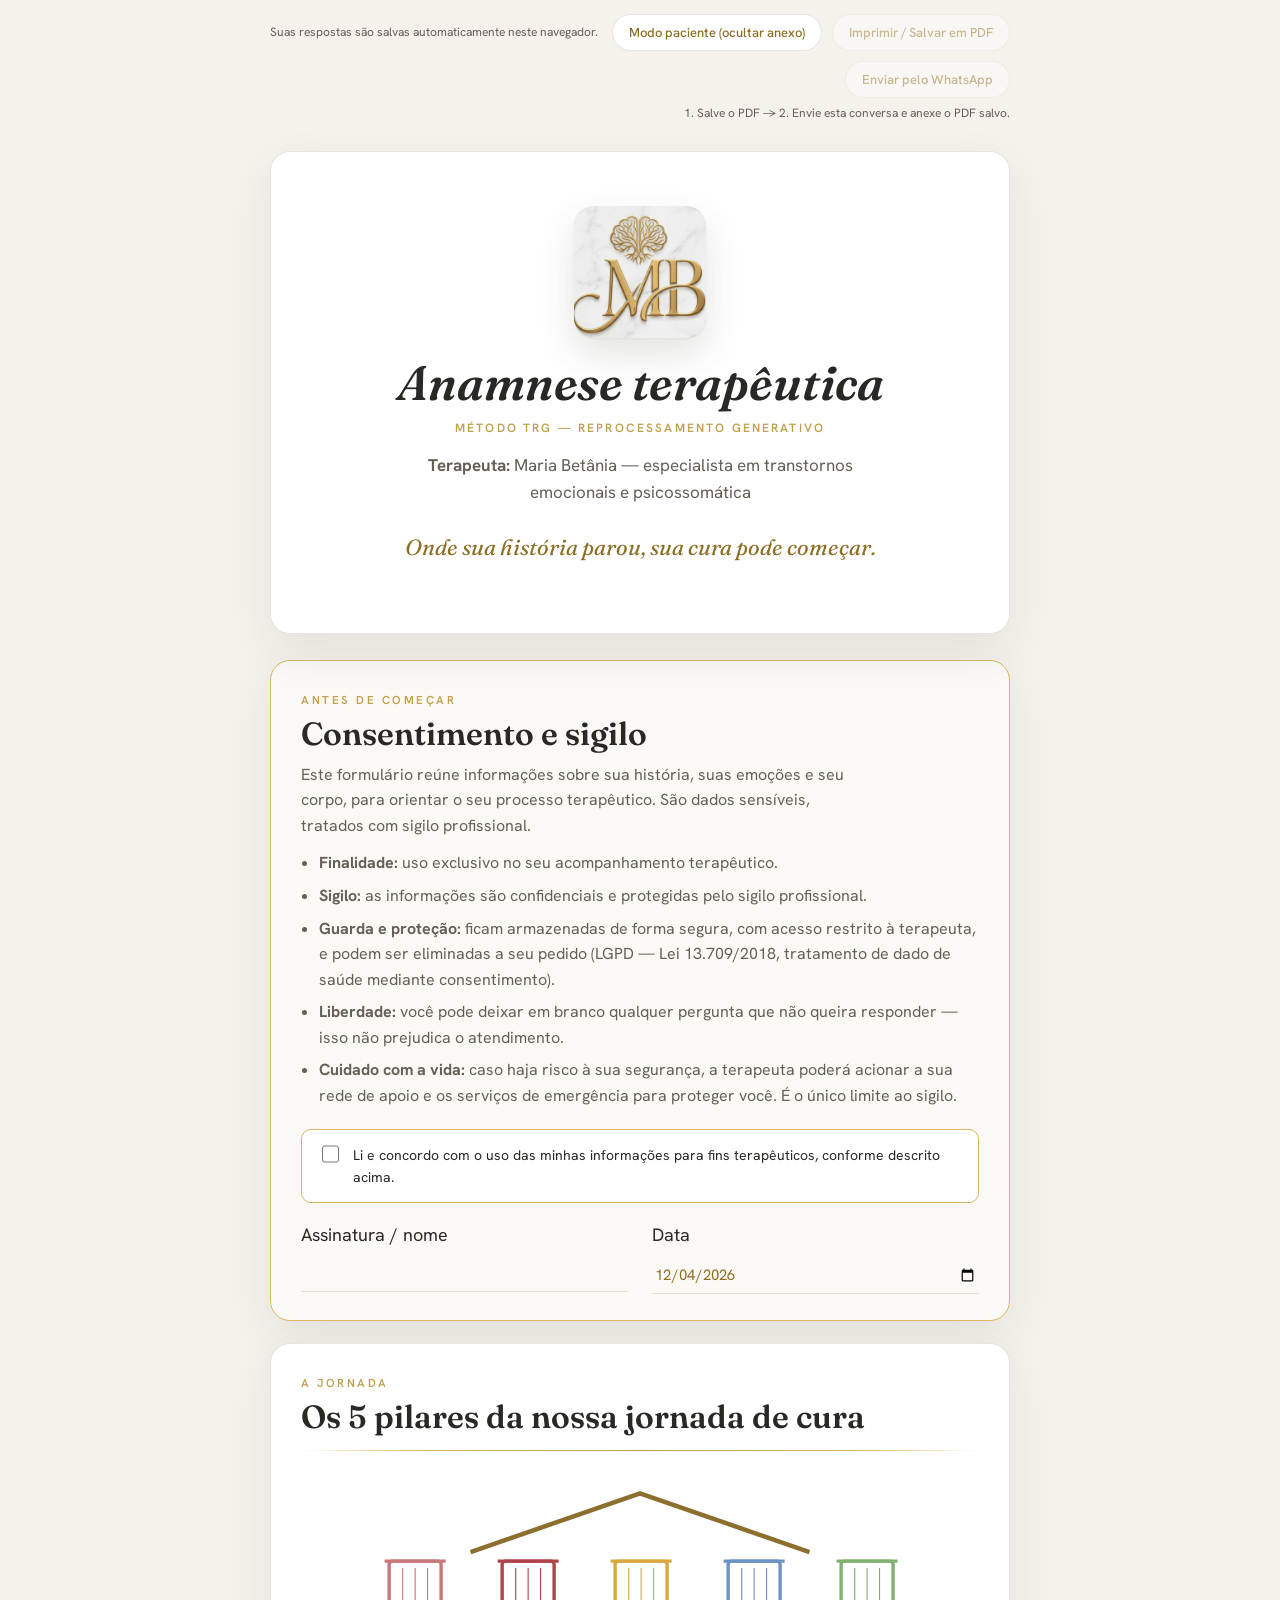
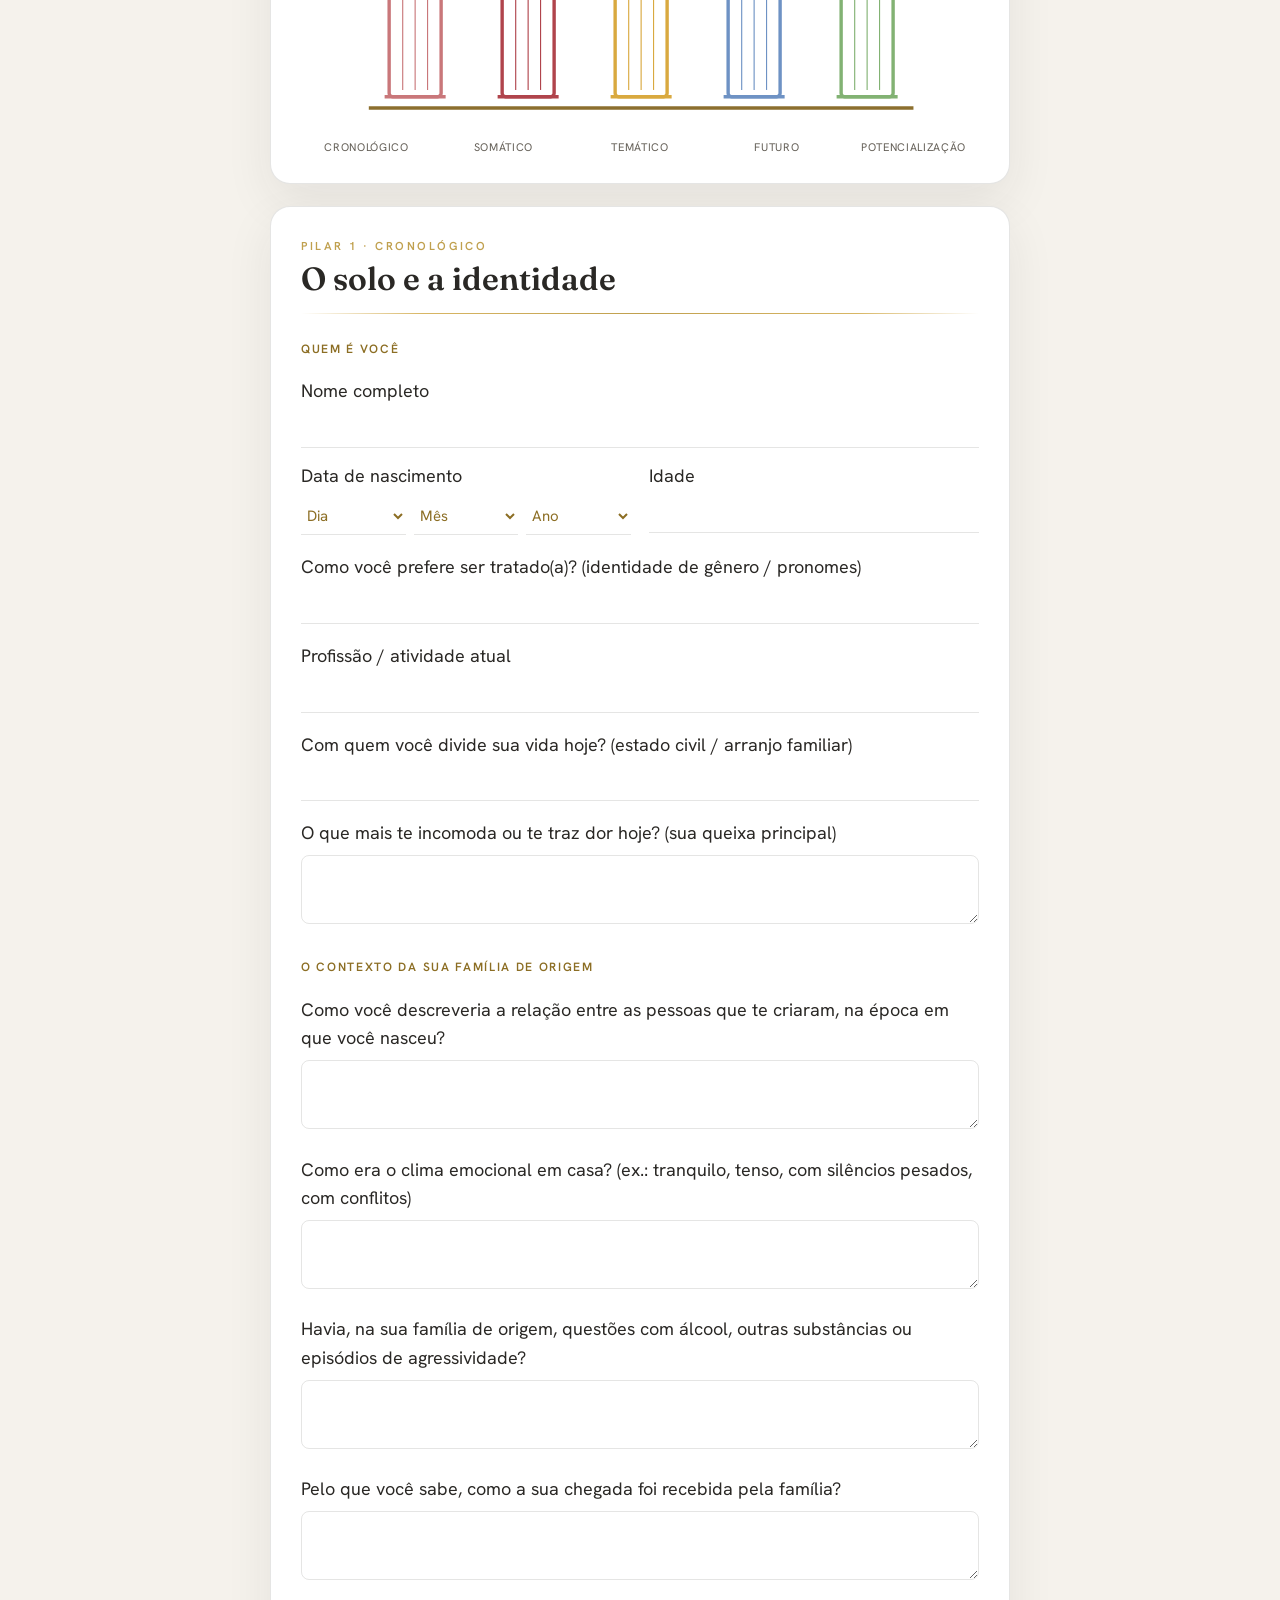
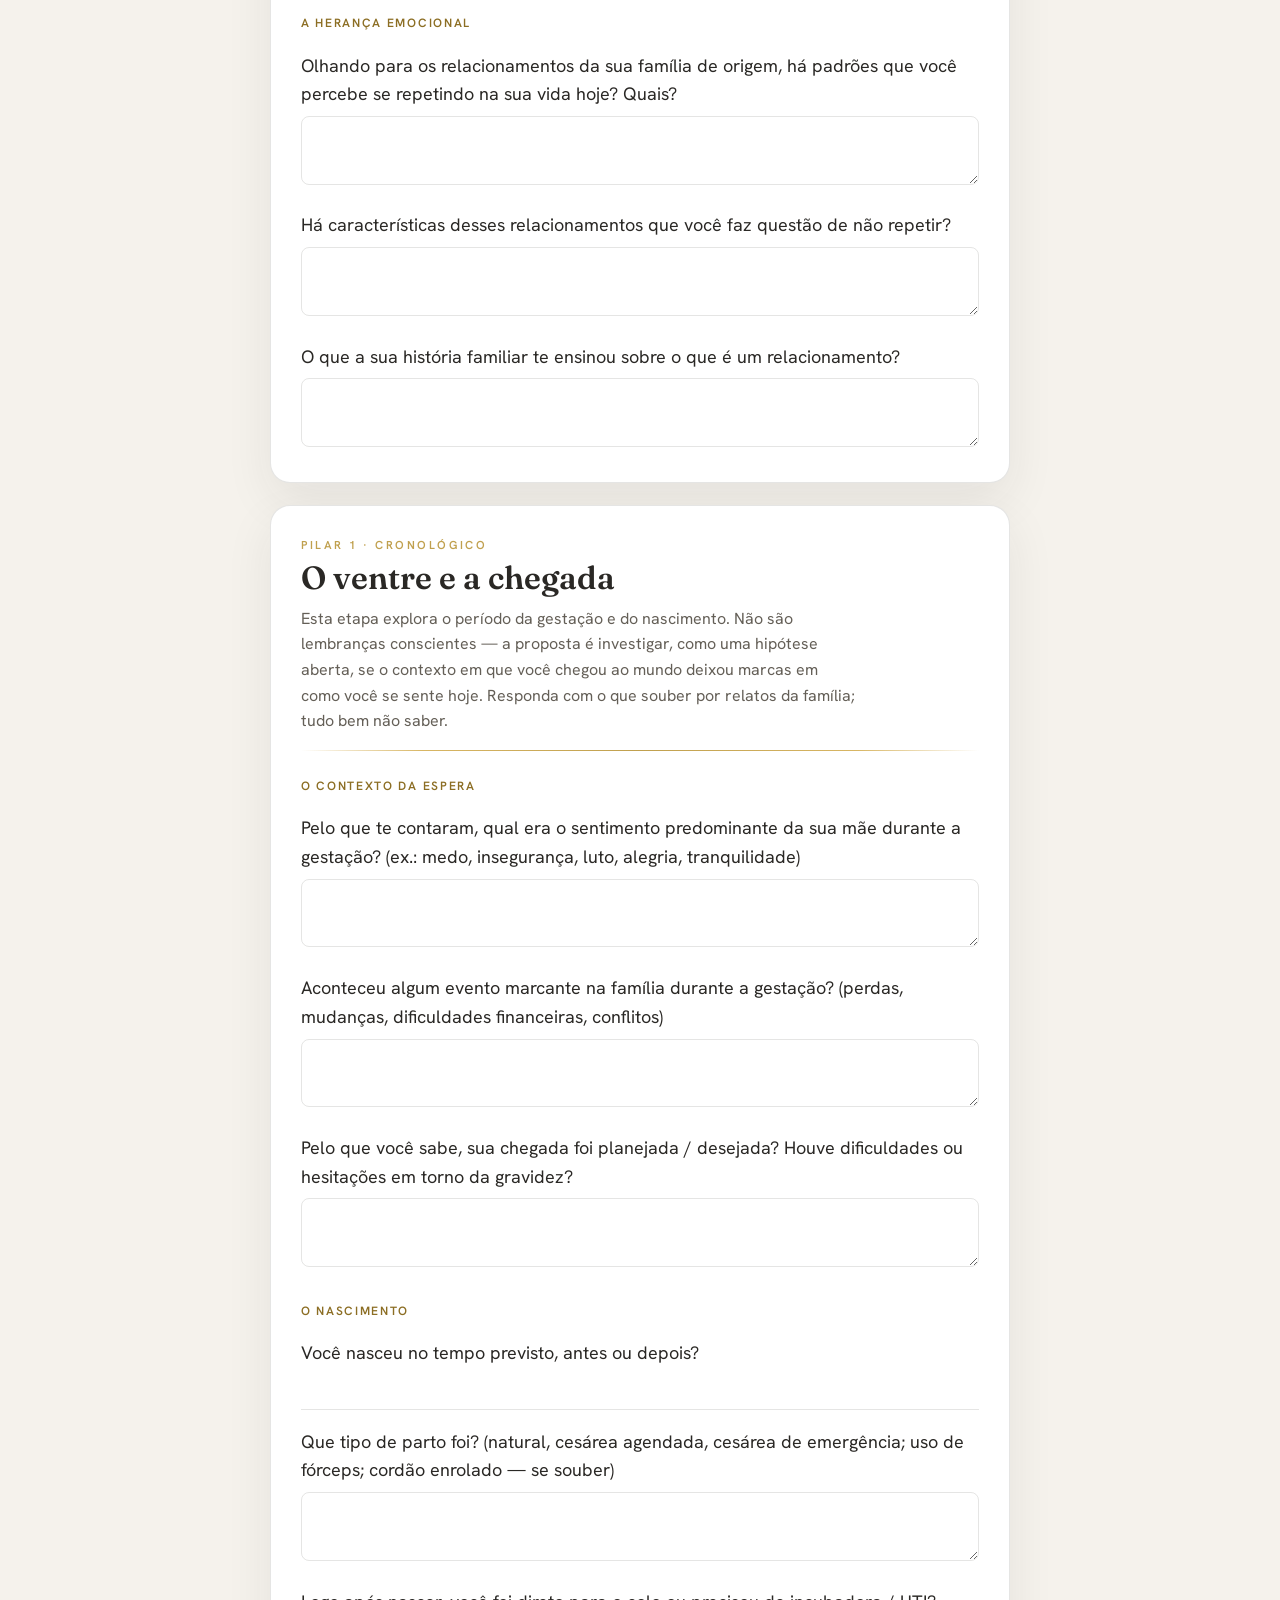
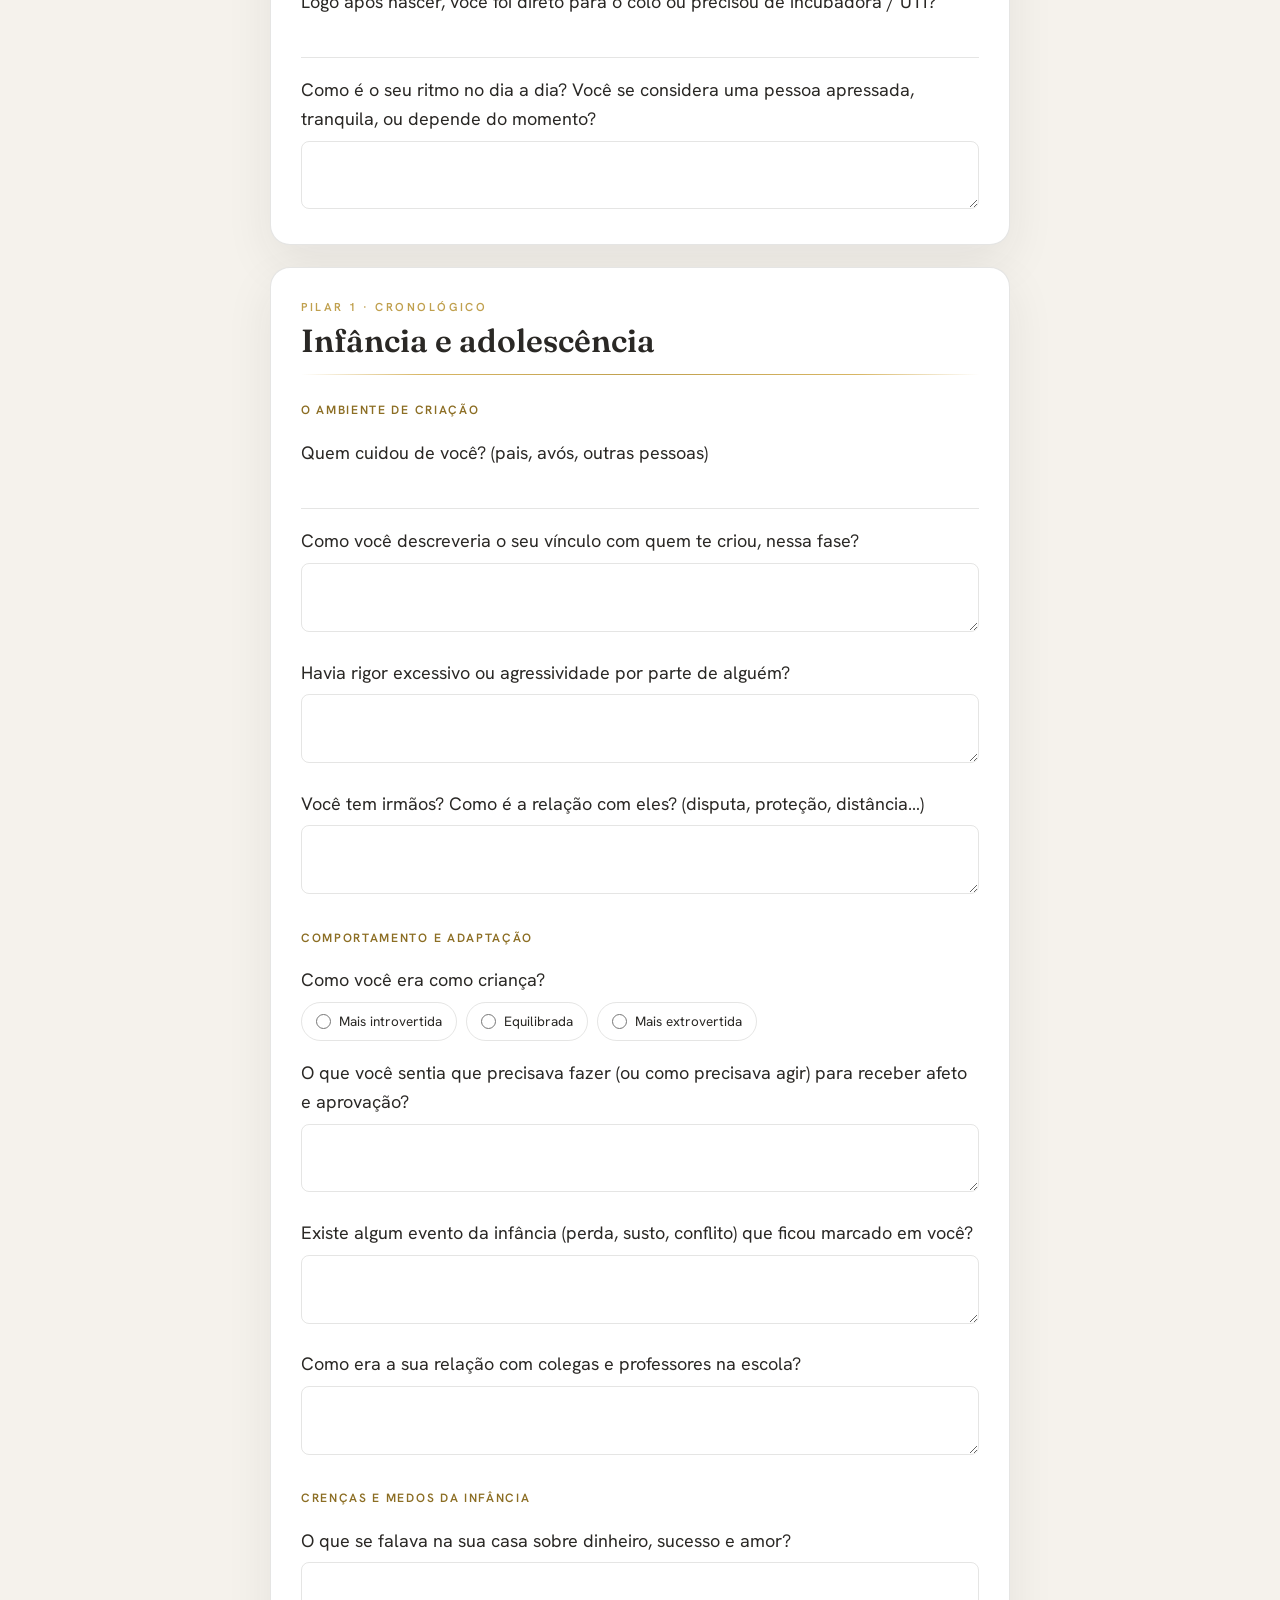
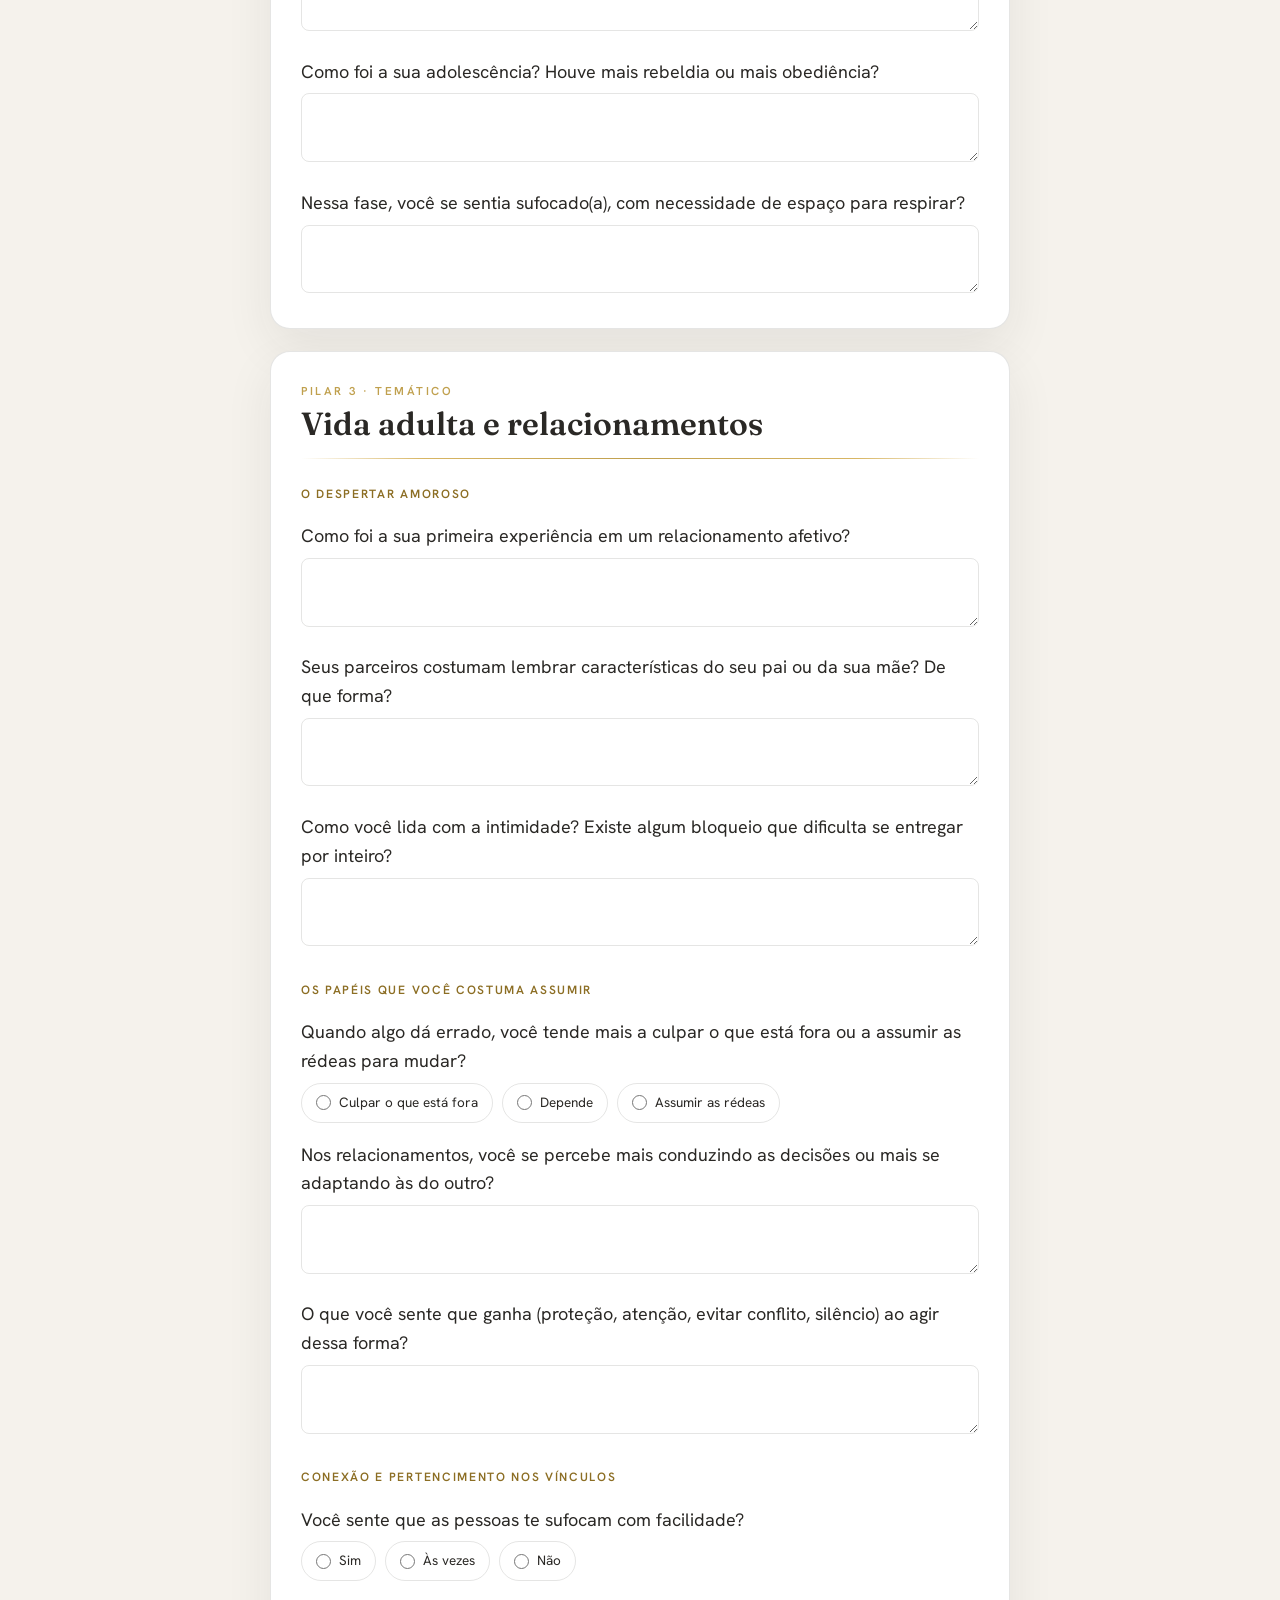
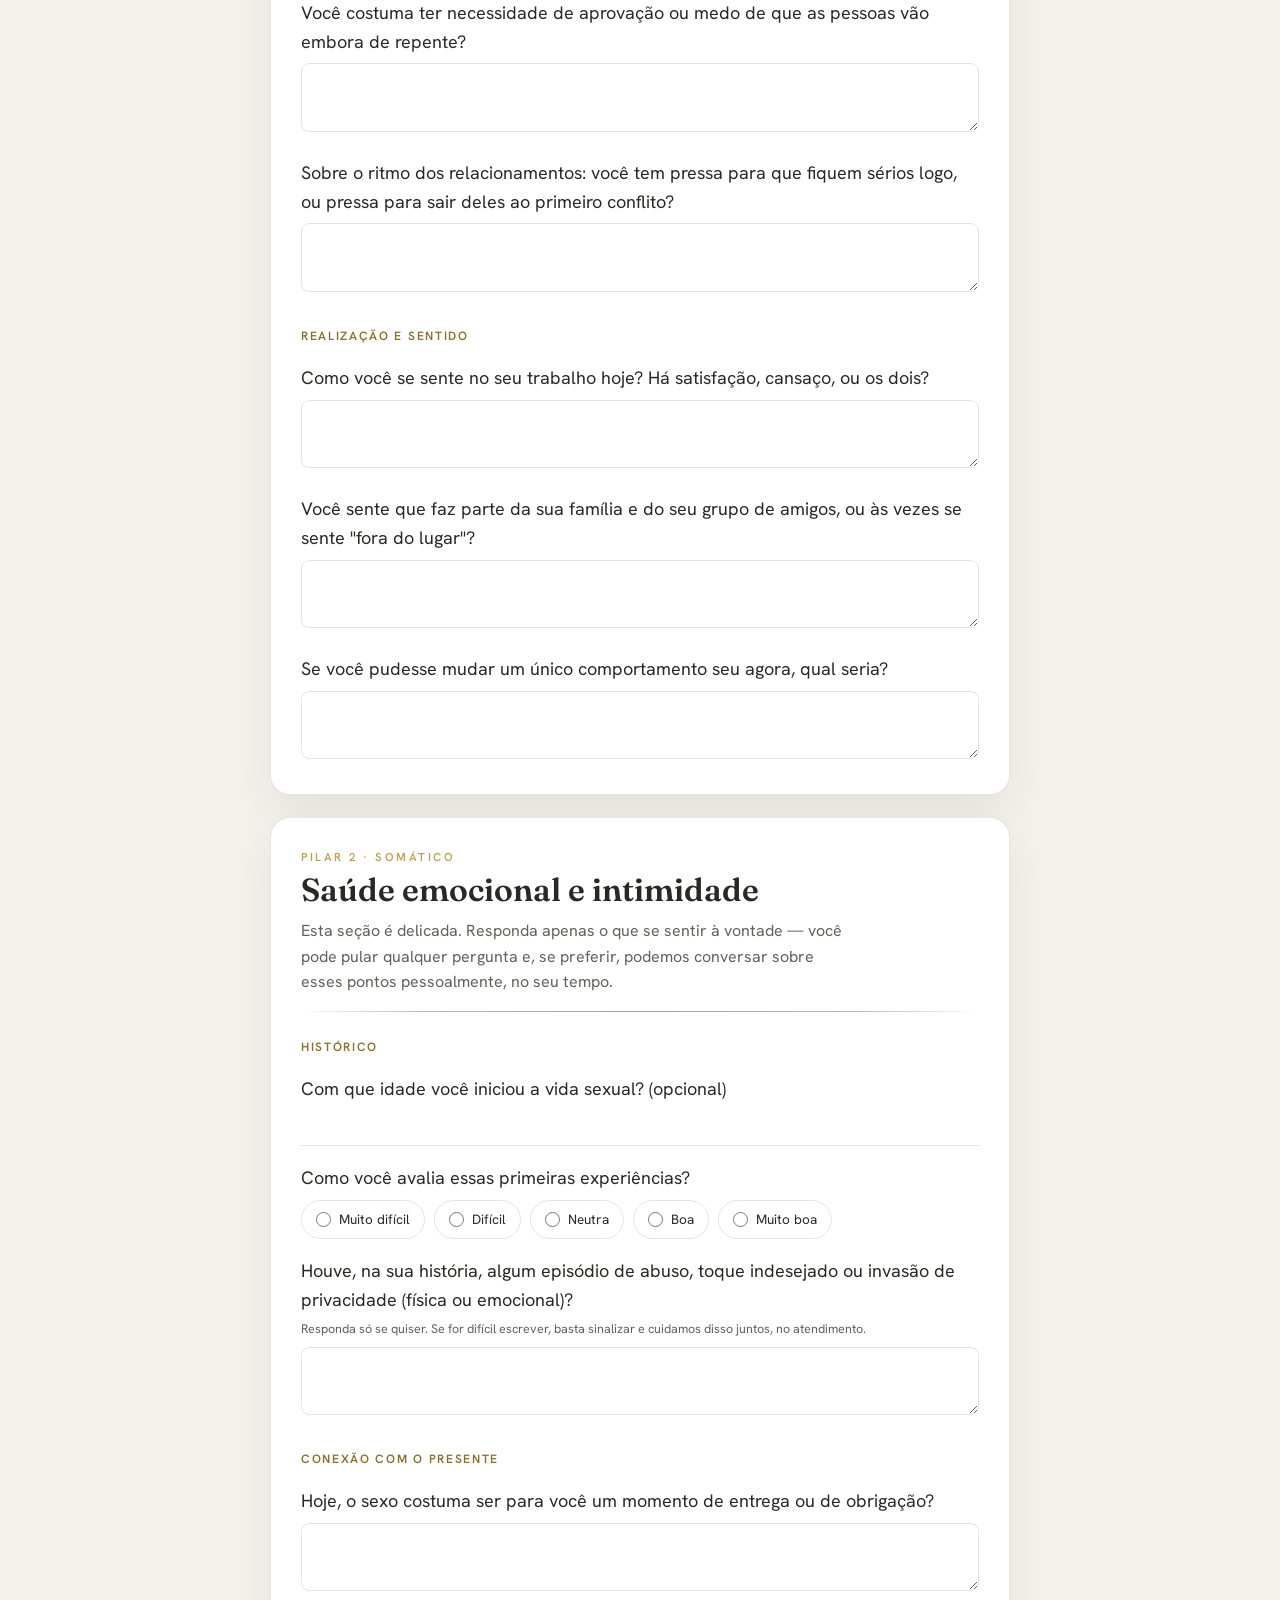
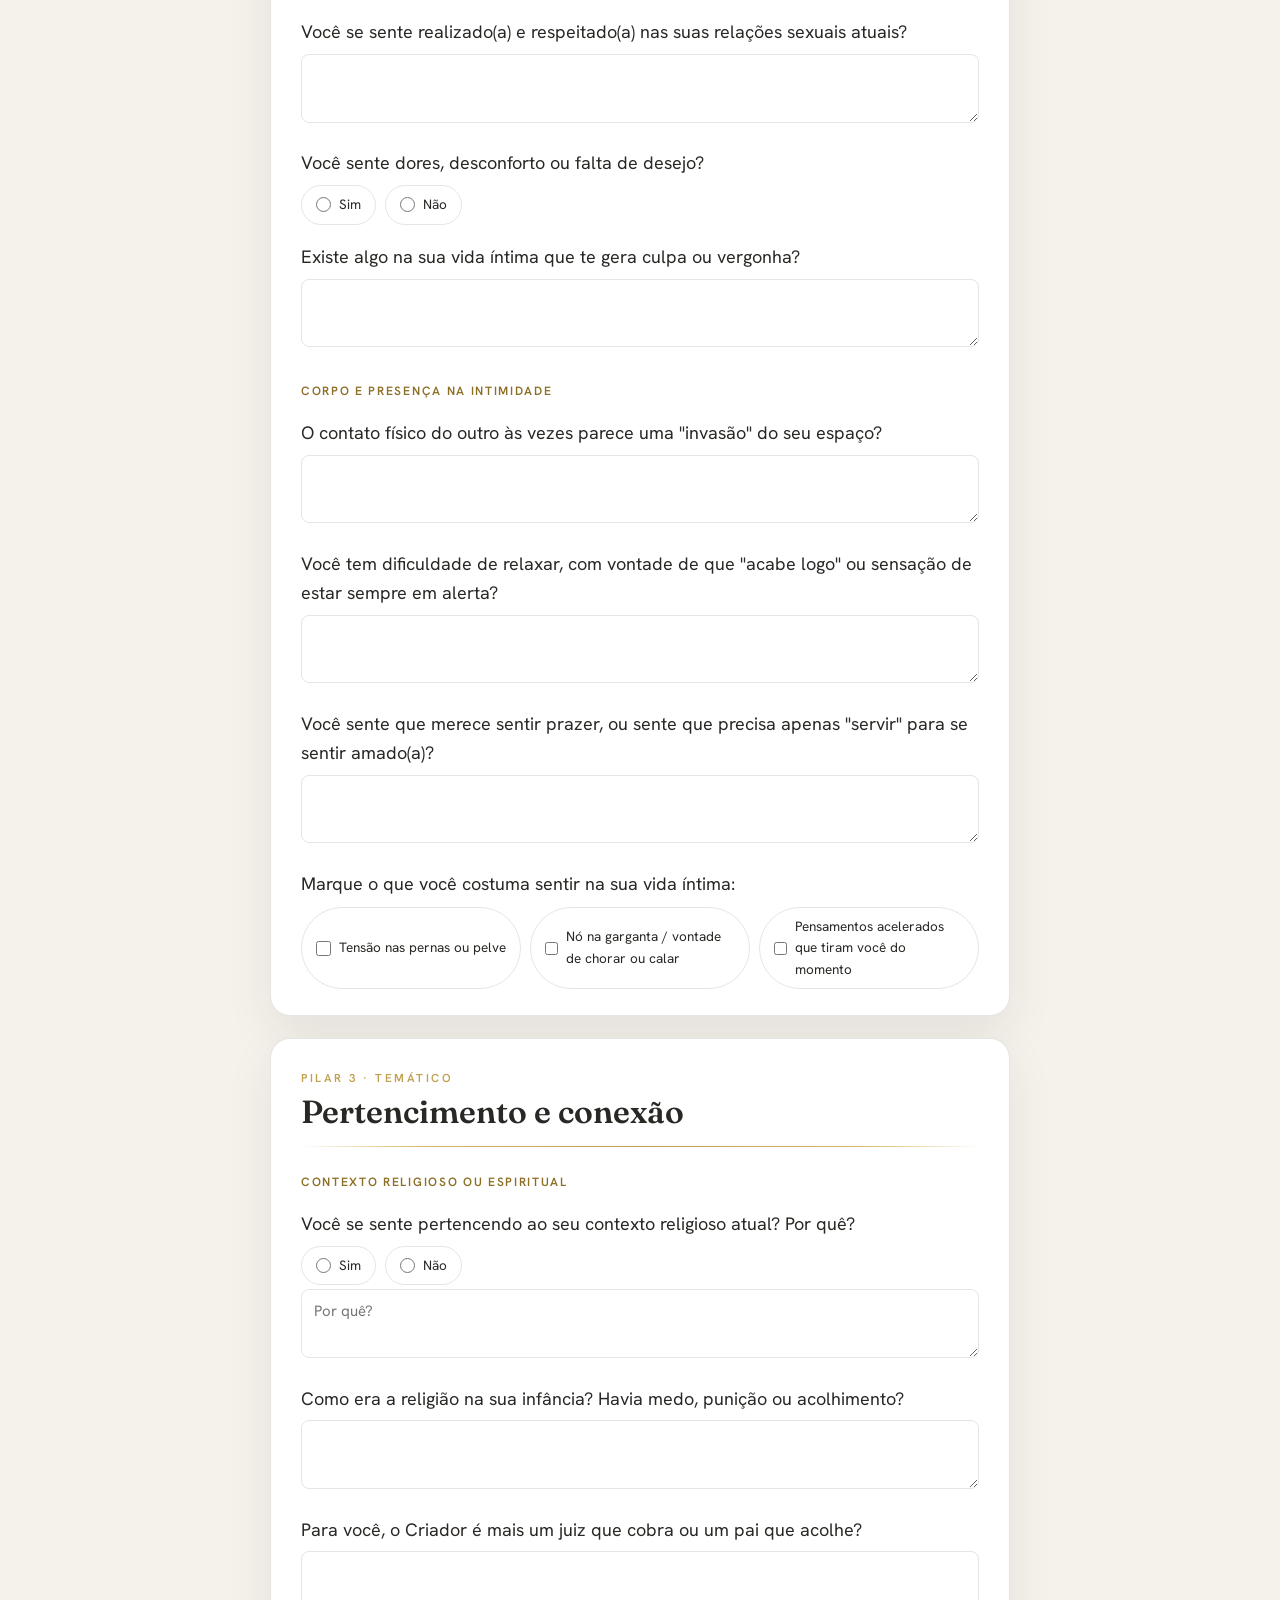
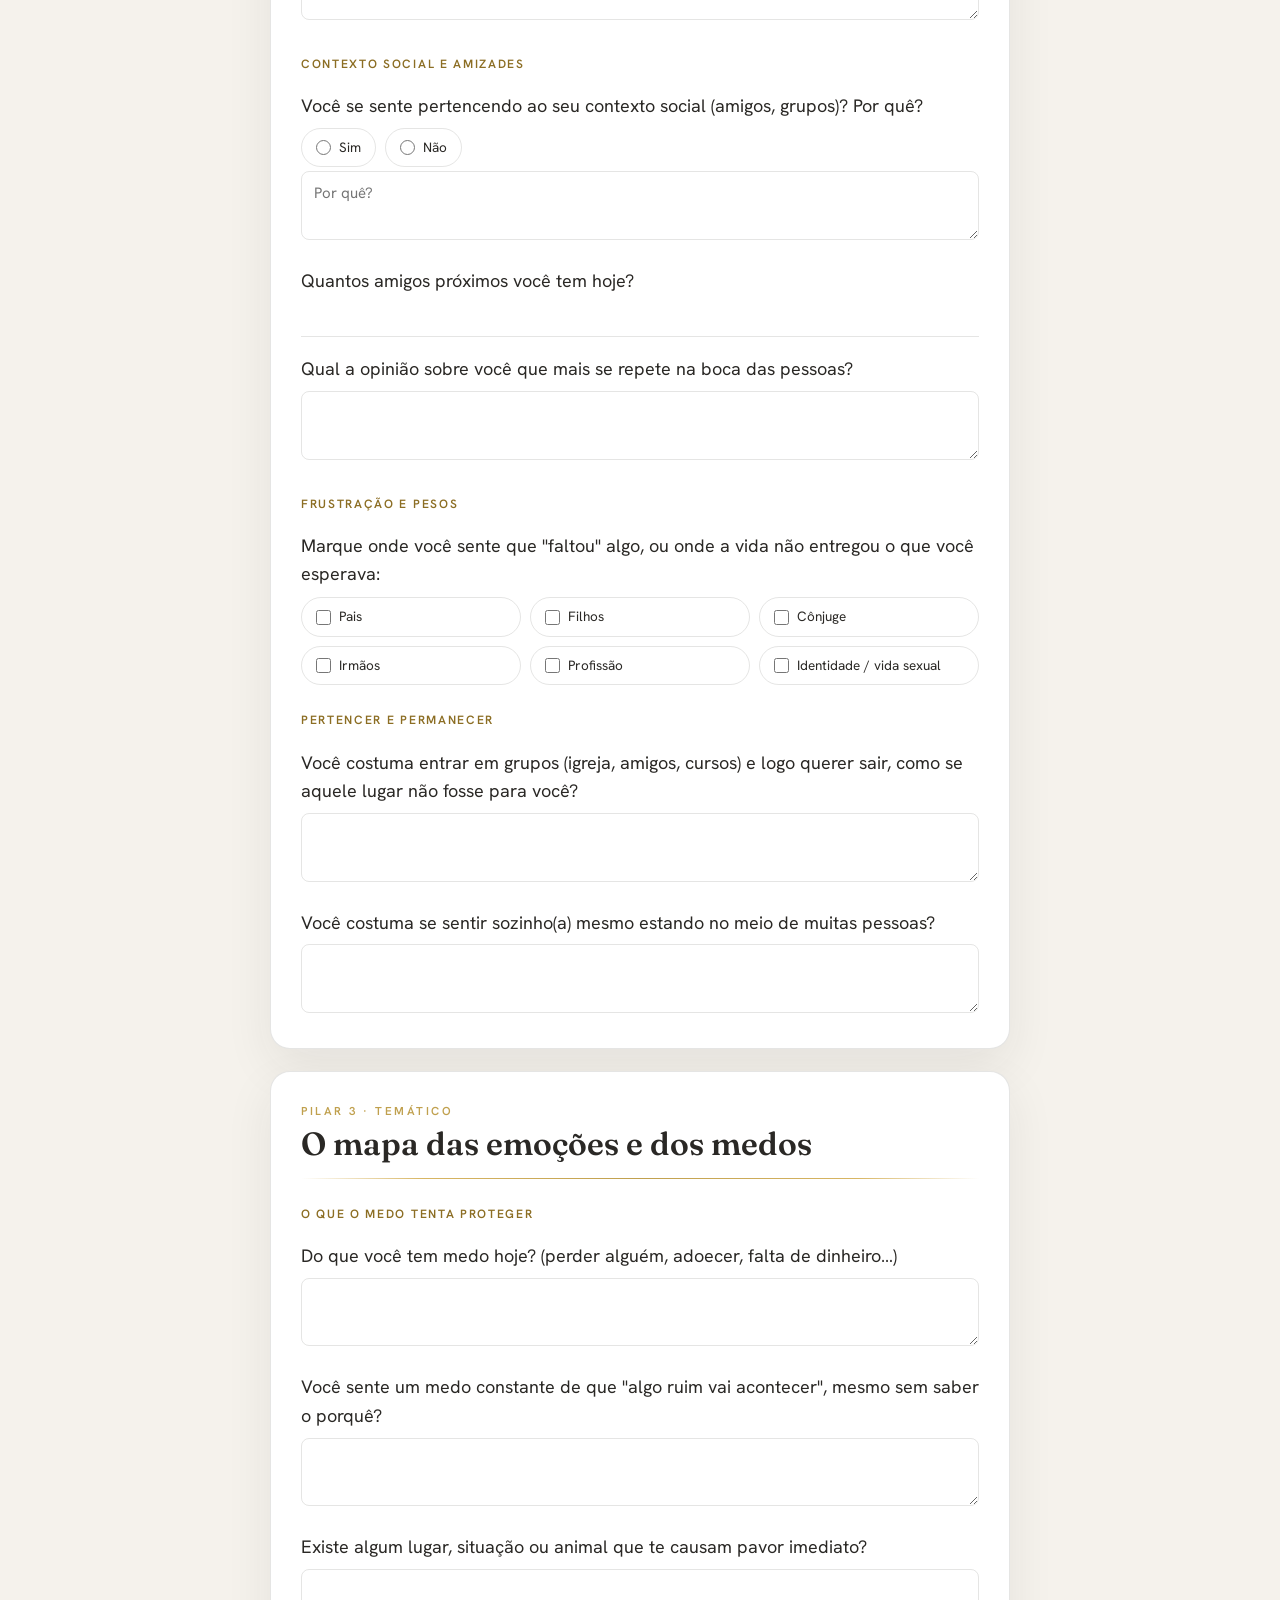
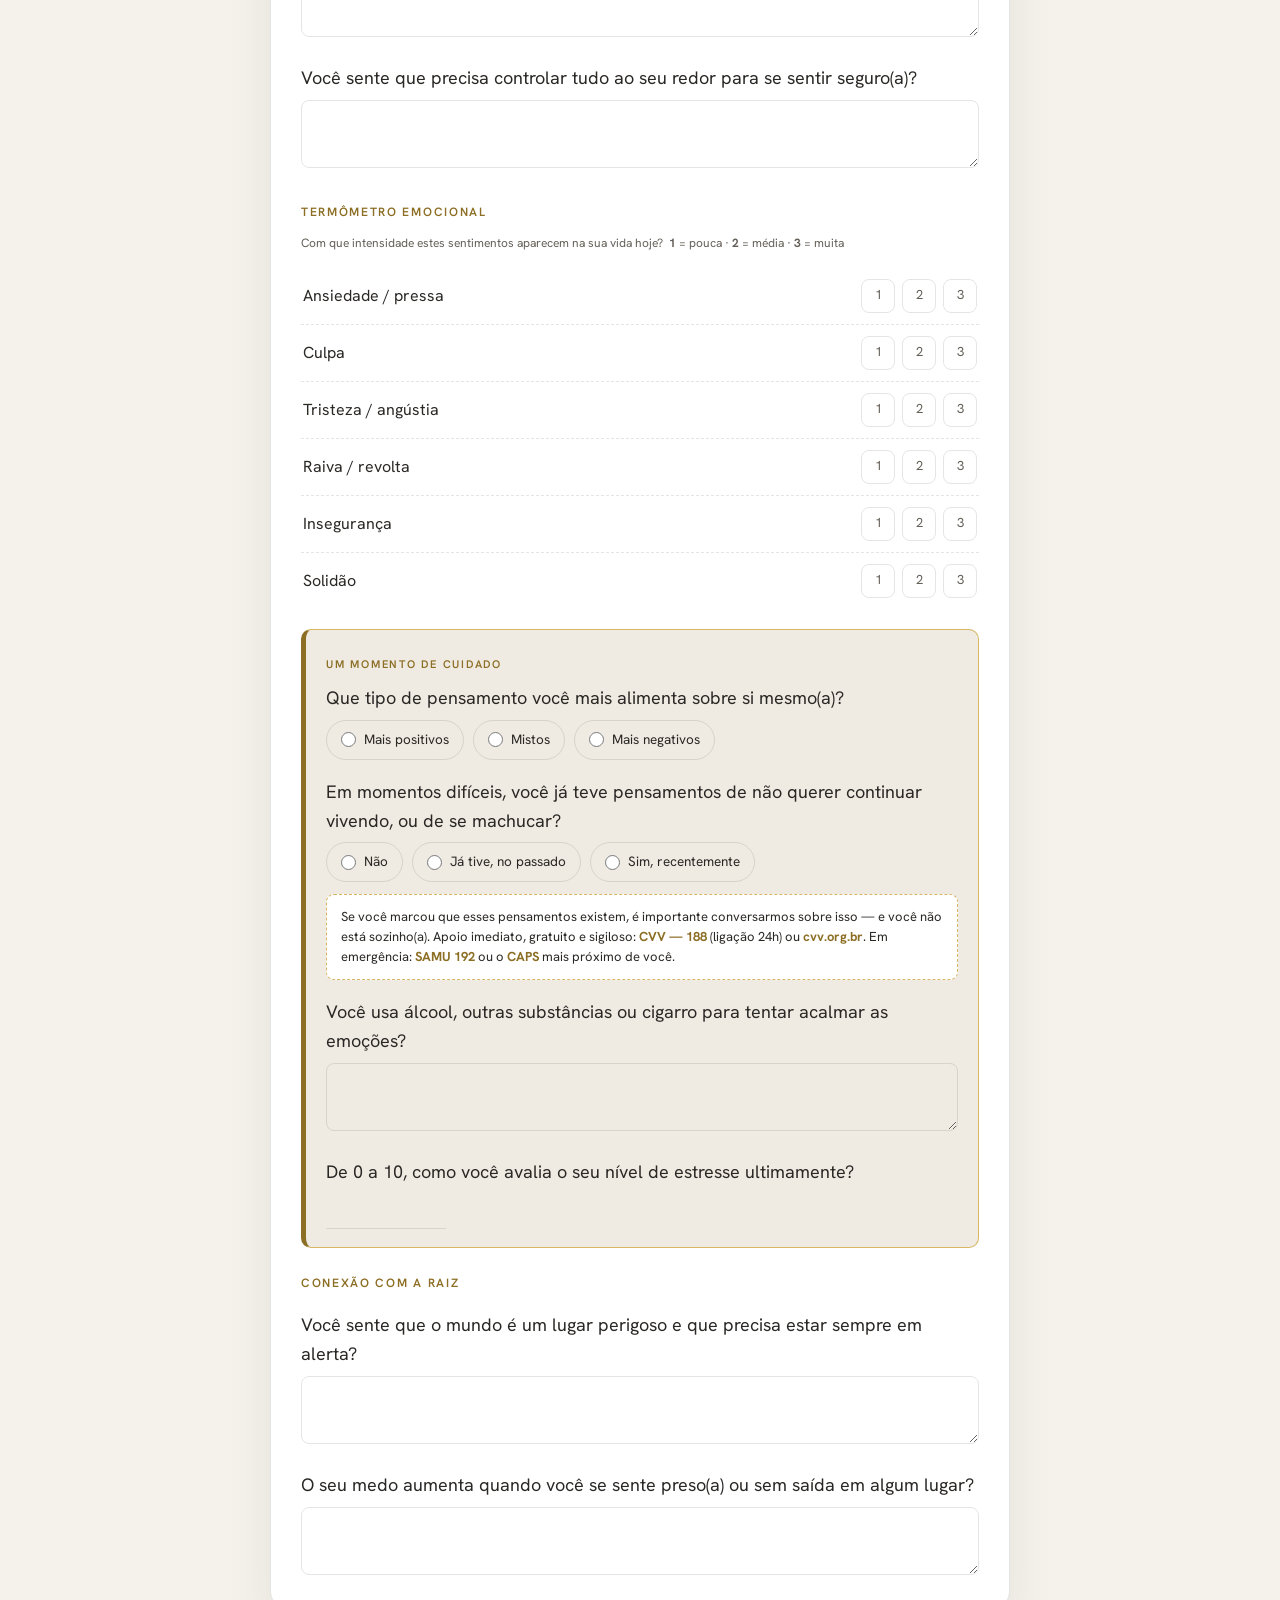
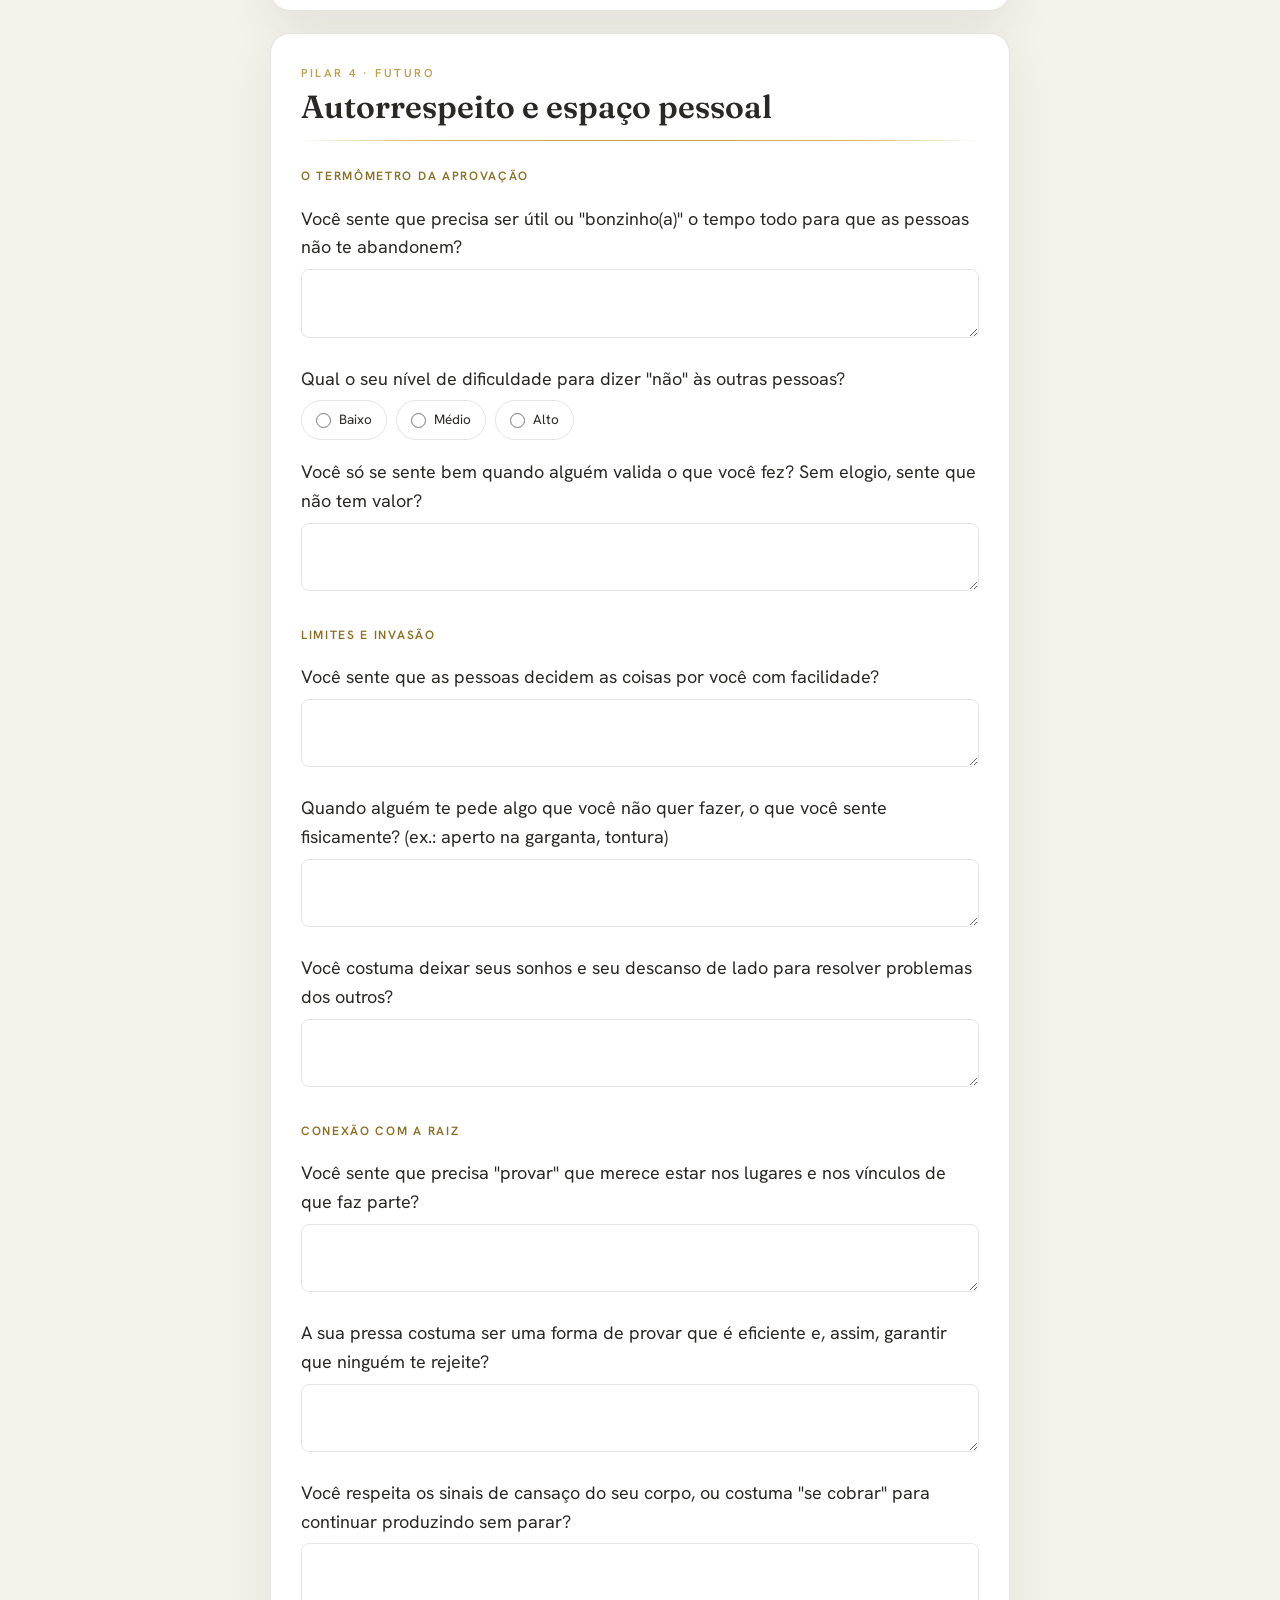
<file: anamnese-trg.html>
<!DOCTYPE html>
<html lang="pt-BR">
<head>
    <meta charset="UTF-8">
    <meta name="viewport" content="width=device-width, initial-scale=1.0">
    <title>Anamnese Terapêutica — Método TRG · Maria Betânia</title>
    <link rel="preconnect" href="https://fonts.googleapis.com">
    <link rel="preconnect" href="https://fonts.gstatic.com" crossorigin>
    <link href="https://fonts.googleapis.com/css2?family=Fraunces:ital,opsz,wght@0,9..144,300..600;1,9..144,400..600&family=Hanken+Grotesk:wght@400;500;600;700&display=swap"
          rel="stylesheet">
    <style>
        :root {
            --ivory: #F5F2EC;
            --paper: #FFFFFF;
            --ink: #2A2825;
            --muted: #645F57;
            --line: rgba(42, 40, 37, 0.12);
            --gold: #C0A04E;
            --gold-deep: #8C6E24;
            --gold-soft: #D8B664;
            --gold-tint: #FBF9F5;
            --care: #8C6E24; /* reaproveita o dourado escuro da paleta principal */
            --care-bg: #EFEBE3;
            --care-line: #D8B664;
            --radius: 20px;
            --shadow: 0 18px 48px rgba(42, 40, 37, 0.08);
            --maxw: 780px;
            --font-display: 'Fraunces', Georgia, serif;
            --font-body: 'Hanken Grotesk', system-ui, sans-serif;
        }

        * {
            box-sizing: border-box
        }

        html {
            scroll-behavior: smooth
        }

        body {
            margin: 0;
            background: var(--ivory);
            color: var(--ink);
            font-family: var(--font-body);
            font-size: 18px;
            line-height: 1.6;
            -webkit-font-smoothing: antialiased;
        }

        /* ---------- utilitários de marca ---------- */
        .eyebrow {
            font-family: var(--font-body);
            font-size: 11.5px;
            font-weight: 600;
            letter-spacing: .22em;
            text-transform: uppercase;
            color: var(--gold);
        }

        .script {
            font-family: var(--font-display);
            font-style: italic;
            font-weight: 500;
        }

        .rule {
            height: 1px;
            border: 0;
            margin: 0;
            background: linear-gradient(90deg, transparent, var(--gold-soft) 18%, var(--gold) 50%, var(--gold-soft) 82%, transparent);
        }

        /* ---------- progresso de leitura ---------- */
        .progress {
            position: fixed;
            top: 0;
            left: 0;
            height: 3px;
            width: 0;
            background: linear-gradient(90deg, var(--gold-soft), var(--gold));
            z-index: 60;
            transition: width .12s ease-out;
        }

        /* ---------- shell ---------- */
        .wrap {
            max-width: var(--maxw);
            margin: 0 auto;
            padding: 28px 20px 80px;
        }

        .toolbar {
            max-width: var(--maxw);
            margin: 0 auto;
            padding: 14px 20px 0;
            display: flex;
            gap: 10px;
            flex-wrap: wrap;
            justify-content: flex-end;
        }

        .btn {
            font-family: var(--font-body);
            font-size: 13px;
            font-weight: 500;
            color: var(--gold-deep);
            background: var(--paper);
            border: 1px solid var(--line);
            border-radius: 999px;
            padding: 9px 16px;
            cursor: pointer;
            transition: .18s ease;
        }

        .btn:hover {
            border-color: var(--gold-soft);
            background: var(--gold-tint);
        }

        .btn:focus-visible {
            outline: 2px solid var(--gold);
            outline-offset: 2px;
        }

        .toolbar--bottom {
            margin-top: 8px;
            padding: 0 20px 36px;
        }

        .btn:disabled {
            opacity: .45;
            cursor: not-allowed;
            background: var(--paper);
        }

        .save-status {
            font-family: var(--font-body);
            font-size: 12px;
            color: var(--muted);
            display: flex;
            align-items: center;
            margin-right: auto;
        }

        .toolbar-hint {
            max-width: var(--maxw);
            margin: 6px auto 0;
            padding: 0 20px;
            text-align: right;
            font-family: var(--font-body);
            font-size: 12px;
            color: var(--muted);
        }

        /* ---------- capa ---------- */
        .cover {
            background: var(--paper);
            border: 1px solid var(--line);
            border-radius: var(--radius);
            box-shadow: var(--shadow);
            text-align: center;
            padding: 54px 30px 46px;
            margin-bottom: 26px;
            animation: rise .7s ease both;
        }

        @keyframes rise {
            from {
                opacity: 0;
                transform: translateY(10px)
            }
            to {
                opacity: 1;
                transform: none
            }
        }

        .monogram {
            width: 132px;
            height: 132px;
            margin: 0 auto 20px;
            display: block;
            object-fit: cover;
            border-radius: 20px;
            background: var(--paper);
            box-shadow:
                inset 0 0 0 1px var(--gold-soft),
                0 1px 2px rgba(60, 55, 40, .05),
                0 16px 36px rgba(60, 55, 40, .14);
        }

        .closing .monogram {
            width: 88px;
            height: 88px;
            border-radius: 16px;
            margin-bottom: 6px;
        }

        .cover h1 {
            font-family: var(--font-display);
            font-style: italic;
            font-weight: 600;
            font-size: clamp(34px, 6vw, 48px);
            line-height: 1.05;
            margin: 6px 0 4px;
            color: var(--ink);
        }

        .cover .method {
            font-family: var(--font-body);
            font-size: 12px;
            font-weight: 600;
            letter-spacing: .18em;
            text-transform: uppercase;
            color: var(--gold);
            margin: 10px 0 14px;
        }

        .cover .therapist {
            color: var(--muted);
            font-size: 17px;
            margin: 0 auto;
            max-width: 46ch;
        }

        .cover .tagline {
            font-family: var(--font-display);
            font-style: italic;
            font-size: 22px;
            color: var(--gold-deep);
            margin-top: 24px;
        }

        /* ---------- seções ---------- */
        section {
            background: var(--paper);
            border: 1px solid var(--line);
            border-radius: var(--radius);
            box-shadow: var(--shadow);
            padding: 30px 30px 26px;
            margin-bottom: 22px;
        }

        .sec-head {
            margin-bottom: 8px;
        }

        .sec-head .eyebrow {
            display: block;
            margin-bottom: 6px;
        }

        .sec-head h2 {
            font-family: var(--font-display);
            font-weight: 600;
            font-size: clamp(24px, 4.4vw, 32px);
            line-height: 1.12;
            margin: 0;
            color: var(--ink);
        }

        .sec-head .lead {
            color: var(--muted);
            font-size: 16px;
            margin: 10px 0 0;
            max-width: 62ch;
        }

        .sec-head .rule {
            margin: 16px 0 22px;
        }

        .group {
            margin: 0 0 18px;
        }

        .group:last-child {
            margin-bottom: 0;
        }

        .group > .gtitle {
            font-family: var(--font-body);
            font-size: 12px;
            font-weight: 600;
            letter-spacing: .14em;
            text-transform: uppercase;
            color: var(--gold-deep);
            margin: 26px 0 12px;
            display: block;
        }

        label.q {
            display: block;
            font-size: 18px;
            margin: 18px 0 7px;
            color: var(--ink);
        }

        label.q:first-child {
            margin-top: 0;
        }

        .hint {
            font-family: var(--font-body);
            font-size: 12.5px;
            color: var(--muted);
            margin: -2px 0 8px;
            line-height: 1.5;
        }

        /* ---------- campos ---------- */
        input[type=text], input[type=date], textarea {
            width: 100%;
            font-family: var(--font-body);
            font-size: 15px;
            color: var(--gold-deep);
            background: transparent;
            border: 0;
            border-bottom: 1.5px solid var(--line);
            padding: 7px 2px;
            transition: border-color .18s ease;
        }

        .dob-row {
            display: flex;
            gap: 8px;
        }

        .dob-select {
            flex: 1;
            font-family: var(--font-body);
            font-size: 15px;
            color: var(--gold-deep);
            background: transparent;
            border: 0;
            border-bottom: 1.5px solid var(--line);
            padding: 7px 2px;
            transition: border-color .18s ease;
        }

        .dob-select:focus {
            outline: none;
            border-color: var(--gold);
        }

        textarea {
            border: 1.5px solid var(--line);
            border-radius: 8px;
            padding: 10px 12px;
            resize: vertical;
            min-height: 64px;
            line-height: 1.55;
        }

        input[readonly] {
            cursor: default;
            color: var(--muted);
        }

        input:focus, textarea:focus {
            outline: none;
            border-color: var(--gold);
        }

        .row {
            display: flex;
            gap: 18px;
            flex-wrap: wrap;
        }

        .row > .col {
            flex: 1 1 220px;
            min-width: 0;
        }

        .col label.q {
            margin-top: 0;
        }

        /* opções (radio / check) */
        .opts {
            display: flex;
            flex-wrap: wrap;
            gap: 9px;
            margin: 6px 0 4px;
            font-family: var(--font-body);
        }

        .opt {
            position: relative;
            display: inline-flex;
            align-items: center;
            gap: 8px;
            border: 1.5px solid var(--line);
            border-radius: 999px;
            padding: 8px 14px;
            cursor: pointer;
            font-size: 13.5px;
            color: var(--ink);
            transition: .16s ease;
            user-select: none;
        }

        .opt:hover {
            border-color: var(--gold-soft);
            background: var(--gold-tint);
        }

        .opt input {
            accent-color: var(--gold);
            width: 15px;
            height: 15px;
            cursor: pointer;
            margin: 0;
        }

        .opt:has(input:checked) {
            border-color: var(--gold);
            background: var(--gold-tint);
            color: var(--gold-deep);
            font-weight: 500;
        }

        /* escala numérica */
        .scale-legend {
            font-family: var(--font-body);
            font-size: 12px;
            color: var(--muted);
            margin: 4px 0 14px;
        }

        .scale-row {
            display: flex;
            align-items: center;
            gap: 14px;
            flex-wrap: wrap;
            padding: 11px 2px;
            border-bottom: 1px dashed var(--line);
        }

        .scale-row:last-child {
            border-bottom: 0;
        }

        .scale-row .lab {
            flex: 1 1 200px;
            font-size: 16px;
        }

        .scale-pills {
            display: flex;
            gap: 7px;
            font-family: var(--font-body);
        }

        .scale-pills label {
            display: inline-flex;
            align-items: center;
            justify-content: center;
            min-width: 34px;
            height: 34px;
            border: 1.5px solid var(--line);
            border-radius: 8px;
            cursor: pointer;
            font-size: 13px;
            color: var(--muted);
            transition: .16s ease;
        }

        .scale-pills label:hover {
            border-color: var(--gold-soft);
        }

        .scale-pills input {
            position: absolute;
            opacity: 0;
            width: 0;
            height: 0;
        }

        .scale-pills label:has(input:checked) {
            border-color: var(--gold);
            background: var(--gold);
            color: #fff;
            font-weight: 600;
        }

        .checklist {
            display: grid;
            grid-template-columns:repeat(auto-fill, minmax(190px, 1fr));
            gap: 9px;
            margin-top: 8px;
        }

        /* ---------- consentimento ---------- */
        .consent {
            background: var(--gold-tint);
            border-color: var(--care-line);
        }

        .consent ul {
            margin: 12px 0 0;
            padding-left: 1.1em;
            color: var(--muted);
            font-size: 16px;
        }

        .consent li {
            margin: 7px 0;
        }

        .consent .agree {
            margin-top: 20px;
            display: flex;
            gap: 11px;
            align-items: flex-start;
            font-family: var(--font-body);
            font-size: 14px;
            color: var(--ink);
            background: var(--paper);
            border: 1.5px solid var(--care-line);
            border-radius: 10px;
            padding: 14px 16px;
        }

        .consent .agree input {
            accent-color: var(--gold-deep);
            width: 18px;
            height: 18px;
            margin-top: 1px;
        }

        /* ---------- cartão de cuidado (risco) ---------- */
        .care {
            background: var(--care-bg);
            border: 1px solid var(--care-line);
            border-left: 5px solid var(--care);
            border-radius: 10px;
            padding: 18px 20px;
            margin: 20px 0 6px;
        }

        .care .care-tag {
            font-family: var(--font-body);
            font-size: 11px;
            font-weight: 600;
            letter-spacing: .16em;
            text-transform: uppercase;
            color: var(--care);
        }

        .care .resources {
            font-family: var(--font-body);
            font-size: 13px;
            color: var(--ink);
            background: var(--paper);
            border: 1px dashed var(--care-line);
            border-radius: 8px;
            padding: 12px 14px;
            margin-top: 12px;
            line-height: 1.55;
        }

        .care .resources b {
            color: var(--care);
        }

        /* ---------- pilares (SVG) ---------- */
        .pillars-fig {
            margin: 8px 0 4px;
        }

        .pillars-fig svg {
            width: 100%;
            height: auto;
            display: block;
        }

        .pillars-cap {
            display: grid;
            grid-template-columns:repeat(5, 1fr);
            gap: 6px;
            margin-top: 6px;
            font-family: var(--font-body);
            font-size: 11px;
            letter-spacing: .06em;
            text-transform: uppercase;
            color: var(--muted);
            text-align: center;
        }

        /* ---------- assinatura ---------- */
        .signoff {
            display: flex;
            gap: 24px;
            flex-wrap: wrap;
            margin-top: 8px;
        }

        .signoff .col {
            flex: 1 1 220px;
        }

        /* ---------- fechamento ---------- */
        .closing {
            text-align: center;
            padding: 48px 30px;
        }

        .closing p {
            font-family: var(--font-display);
            font-style: italic;
            font-size: 23px;
            line-height: 1.5;
            color: var(--gold-deep);
            max-width: 30ch;
            margin: 0 auto;
        }

        .closing .seal {
            margin-top: 22px;
            font-family: var(--font-body);
            font-size: 12px;
            font-weight: 600;
            letter-spacing: .14em;
            text-transform: uppercase;
            color: var(--gold);
        }

        /* ---------- anexo terapeuta ---------- */
        .annex {
            background: var(--gold-tint);
            border: 1px dashed var(--gold-soft);
        }

        .annex .warn {
            font-family: var(--font-body);
            font-size: 12.5px;
            color: var(--gold-deep);
            background: var(--gold-tint);
            border: 1px solid var(--care-line);
            border-radius: 8px;
            padding: 11px 14px;
            margin-bottom: 16px;
        }

        .annex h3 {
            font-family: var(--font-display);
            font-weight: 600;
            font-size: 21px;
            margin: 22px 0 6px;
            color: var(--ink);
        }

        .annex ol, .annex ul {
            color: var(--muted);
            font-size: 16px;
            padding-left: 1.2em;
        }

        .annex li {
            margin: 6px 0;
        }

        .annex table {
            width: 100%;
            border-collapse: collapse;
            font-size: 15px;
            margin-top: 8px;
        }

        .annex th, .annex td {
            text-align: left;
            padding: 8px 10px;
            border-bottom: 1px solid var(--line);
            vertical-align: top;
        }

        .annex th {
            font-family: var(--font-body);
            font-size: 11px;
            letter-spacing: .1em;
            text-transform: uppercase;
            color: var(--gold-deep);
            font-weight: 600;
        }

        /* ---------- foco e acessibilidade ---------- */
        :focus-visible {
            outline: 2px solid var(--gold);
            outline-offset: 2px;
            border-radius: 4px;
        }

        @media (prefers-reduced-motion: reduce) {
            * {
                animation: none !important;
                transition: none !important;
                scroll-behavior: auto !important;
            }
        }

        /* ---------- responsivo ---------- */
        @media (max-width: 520px) {
            section {
                padding: 24px 18px;
            }

            .cover {
                padding: 40px 20px 34px;
            }

            .pillars-cap {
                font-size: 9px;
            }
        }

        /* ---------- impressão ---------- */
        @media print {
            body {
                background: #fff;
                font-size: 12pt;
            }

            .toolbar, .toolbar-hint, .progress {
                display: none !important;
            }

            .monogram {
                -webkit-print-color-adjust: exact;
                print-color-adjust: exact;
                box-shadow: inset 0 0 0 1px var(--gold-soft);
            }

            section, .cover {
                box-shadow: none;
                border: 1px solid #ddd;
                break-inside: avoid;
                page-break-inside: avoid;
            }

            section {
                page-break-before: auto;
            }

            .cover {
                page-break-after: always;
            }

            .opt, .scale-pills label {
                -webkit-print-color-adjust: exact;
                print-color-adjust: exact;
            }

            .annex {
                page-break-before: always;
            }

            body.patient-mode .annex {
                display: none;
            }
        }

        body.patient-mode .annex {
            display: none;
        }
    </style>
</head>
<body>

<div class="progress" id="progress" aria-hidden="true"></div>

<div class="toolbar">
    <span class="save-status" id="saveStatus">Suas respostas são salvas automaticamente neste navegador.</span>
    <button class="btn js-mode-btn" type="button">Modo paciente (ocultar anexo)</button>
    <button class="btn js-print-btn" type="button" disabled title="Disponível a partir de 90% do formulário preenchido">Imprimir / Salvar em PDF</button>
    <button class="btn js-send-btn" type="button" disabled title="Disponível a partir de 90% do formulário preenchido">Enviar pelo WhatsApp</button>
</div>
<p class="toolbar-hint">1. Salve o PDF → 2. Envie esta conversa e anexe o PDF salvo.</p>

<div class="wrap">

    <!-- ============ CAPA ============ -->
    <header class="cover">
        <img class="monogram" src="logo-mark.jpg" width="640" height="640"
             alt="Logotipo Minds Balance — monograma MB" decoding="async">
        <h1>Anamnese terapêutica</h1>
        <div class="method">Método TRG — Reprocessamento Generativo</div>
        <p class="therapist"><strong>Terapeuta:</strong> Maria Betânia — especialista em transtornos emocionais e
            psicossomática</p>
        <p class="tagline">Onde sua história parou, sua cura pode começar.</p>
    </header>

    <!-- ============ CONSENTIMENTO / LGPD ============ -->
    <section class="consent">
        <div class="sec-head">
            <span class="eyebrow">Antes de começar</span>
            <h2>Consentimento e sigilo</h2>
            <p class="lead">Este formulário reúne informações sobre sua história, suas emoções e seu corpo, para
                orientar o seu processo terapêutico. São dados sensíveis, tratados com sigilo profissional.</p>
        </div>
        <ul>
            <li><strong>Finalidade:</strong> uso exclusivo no seu acompanhamento terapêutico.</li>
            <li><strong>Sigilo:</strong> as informações são confidenciais e protegidas pelo sigilo profissional.</li>
            <li><strong>Guarda e proteção:</strong> ficam armazenadas de forma segura, com acesso restrito à terapeuta,
                e podem ser eliminadas a seu pedido (LGPD — Lei 13.709/2018, tratamento de dado de saúde mediante
                consentimento).
            </li>
            <li><strong>Liberdade:</strong> você pode deixar em branco qualquer pergunta que não queira responder — isso
                não prejudica o atendimento.
            </li>
            <li><strong>Cuidado com a vida:</strong> caso haja risco à sua segurança, a terapeuta poderá acionar a sua
                rede de apoio e os serviços de emergência para proteger você. É o único limite ao sigilo.
            </li>
        </ul>
        <label class="agree">
            <input type="checkbox" name="consent" required>
            <span>Li e concordo com o uso das minhas informações para fins terapêuticos, conforme descrito acima.</span>
        </label>
        <div class="signoff" style="margin-top:18px">
            <div class="col"><label class="q">Assinatura / nome</label><input type="text" name="assinatura_consent">
            </div>
            <div class="col"><label class="q">Data</label><input type="date" name="data_consent" id="data_consent"></div>
        </div>
    </section>

    <!-- ============ OS 5 PILARES ============ -->
    <section>
        <div class="sec-head">
            <span class="eyebrow">A jornada</span>
            <h2>Os 5 pilares da nossa jornada de cura</h2>
            <hr class="rule">
        </div>
        <figure class="pillars-fig">
            <svg viewBox="0 0 600 230" role="img"
                 aria-label="Cinco pilares: Cronológico, Somático, Temático, Futuro e Potencialização">
                <!-- telhado -->
                <path d="M150 70 L300 18 L450 70" fill="none" stroke="#8C6F2E" stroke-width="4"
                      stroke-linejoin="round"/>
                <!-- colunas -->
                <g stroke-width="3" fill="none">
                    <g stroke="#C9777A">
                        <rect x="78" y="78" width="46" height="120" rx="3"/>
                        <line x1="74" y1="78" x2="128" y2="78"/>
                        <line x1="74" y1="198" x2="128" y2="198"/>
                    </g>
                    <g stroke="#B0444C">
                        <rect x="178" y="78" width="46" height="120" rx="3"/>
                        <line x1="174" y1="78" x2="228" y2="78"/>
                        <line x1="174" y1="198" x2="228" y2="198"/>
                    </g>
                    <g stroke="#D9A93F">
                        <rect x="278" y="78" width="46" height="120" rx="3"/>
                        <line x1="274" y1="78" x2="328" y2="78"/>
                        <line x1="274" y1="198" x2="328" y2="198"/>
                    </g>
                    <g stroke="#6E92C4">
                        <rect x="378" y="78" width="46" height="120" rx="3"/>
                        <line x1="374" y1="78" x2="428" y2="78"/>
                        <line x1="374" y1="198" x2="428" y2="198"/>
                    </g>
                    <g stroke="#82B273">
                        <rect x="478" y="78" width="46" height="120" rx="3"/>
                        <line x1="474" y1="78" x2="528" y2="78"/>
                        <line x1="474" y1="198" x2="528" y2="198"/>
                    </g>
                    <!-- caneluras -->
                    <g stroke="#C9777A" stroke-width="1">
                        <line x1="90" y1="84" x2="90" y2="192"/>
                        <line x1="101" y1="84" x2="101" y2="192"/>
                        <line x1="112" y1="84" x2="112" y2="192"/>
                    </g>
                    <g stroke="#B0444C" stroke-width="1">
                        <line x1="190" y1="84" x2="190" y2="192"/>
                        <line x1="201" y1="84" x2="201" y2="192"/>
                        <line x1="212" y1="84" x2="212" y2="192"/>
                    </g>
                    <g stroke="#D9A93F" stroke-width="1">
                        <line x1="290" y1="84" x2="290" y2="192"/>
                        <line x1="301" y1="84" x2="301" y2="192"/>
                        <line x1="312" y1="84" x2="312" y2="192"/>
                    </g>
                    <g stroke="#6E92C4" stroke-width="1">
                        <line x1="390" y1="84" x2="390" y2="192"/>
                        <line x1="401" y1="84" x2="401" y2="192"/>
                        <line x1="412" y1="84" x2="412" y2="192"/>
                    </g>
                    <g stroke="#82B273" stroke-width="1">
                        <line x1="490" y1="84" x2="490" y2="192"/>
                        <line x1="501" y1="84" x2="501" y2="192"/>
                        <line x1="512" y1="84" x2="512" y2="192"/>
                    </g>
                </g>
                <!-- base -->
                <line x1="60" y1="208" x2="542" y2="208" stroke="#8C6F2E" stroke-width="3"/>
            </svg>
        </figure>
        <div class="pillars-cap">
            <span>Cronológico</span><span>Somático</span><span>Temático</span><span>Futuro</span><span>Potencialização</span>
        </div>
    </section>

    <!-- ============ 1 · SOLO E IDENTIDADE ============ -->
    <section>
        <div class="sec-head">
            <span class="eyebrow">Pilar 1 · Cronológico</span>
            <h2>O solo e a identidade</h2>
            <hr class="rule">
        </div>

        <div class="group">
            <span class="gtitle">Quem é você</span>
            <label class="q">Nome completo</label>
            <input type="text" name="nome">
            <div class="row" style="margin-top:14px">
                <div class="col">
                    <label class="q">Data de nascimento</label>
                    <div class="dob-row">
                        <select name="nascimento_dia" id="nascimentoDia" class="dob-select" aria-label="Dia de nascimento">
                            <option value="">Dia</option>
                        </select>
                        <select name="nascimento_mes" id="nascimentoMes" class="dob-select" aria-label="Mês de nascimento">
                            <option value="">Mês</option>
                            <option value="01">Jan</option>
                            <option value="02">Fev</option>
                            <option value="03">Mar</option>
                            <option value="04">Abr</option>
                            <option value="05">Mai</option>
                            <option value="06">Jun</option>
                            <option value="07">Jul</option>
                            <option value="08">Ago</option>
                            <option value="09">Set</option>
                            <option value="10">Out</option>
                            <option value="11">Nov</option>
                            <option value="12">Dez</option>
                        </select>
                        <select name="nascimento_ano" id="nascimentoAno" class="dob-select" aria-label="Ano de nascimento">
                            <option value="">Ano</option>
                        </select>
                    </div>
                </div>
                <div class="col"><label class="q">Idade</label><input type="text" name="idade" id="idade" readonly></div>
            </div>
            <label class="q">Como você prefere ser tratado(a)? (identidade de gênero / pronomes)</label>
            <input type="text" name="genero">
            <label class="q">Profissão / atividade atual</label>
            <input type="text" name="profissao">
            <label class="q">Com quem você divide sua vida hoje? (estado civil / arranjo familiar)</label>
            <input type="text" name="estado_civil">
            <label class="q">O que mais te incomoda ou te traz dor hoje? (sua queixa principal)</label>
            <textarea name="queixa"></textarea>
        </div>

        <div class="group">
            <span class="gtitle">O contexto da sua família de origem</span>
            <label class="q">Como você descreveria a relação entre as pessoas que te criaram, na época em que você
                nasceu?</label>
            <textarea name="origem_uniao"></textarea>
            <label class="q">Como era o clima emocional em casa? (ex.: tranquilo, tenso, com silêncios pesados, com
                conflitos)</label>
            <textarea name="origem_clima"></textarea>
            <label class="q">Havia, na sua família de origem, questões com álcool, outras substâncias ou episódios de
                agressividade?</label>
            <textarea name="origem_vicios"></textarea>
            <label class="q">Pelo que você sabe, como a sua chegada foi recebida pela família?</label>
            <textarea name="origem_noticia"></textarea>
        </div>

        <div class="group">
            <span class="gtitle">A herança emocional</span>
            <label class="q">Olhando para os relacionamentos da sua família de origem, há padrões que você percebe se
                repetindo na sua vida hoje? Quais?</label>
            <textarea name="heranca_padrao"></textarea>
            <label class="q">Há características desses relacionamentos que você faz questão de não repetir?</label>
            <textarea name="heranca_nao"></textarea>
            <label class="q">O que a sua história familiar te ensinou sobre o que é um relacionamento?</label>
            <textarea name="heranca_crenca"></textarea>
        </div>
    </section>

    <!-- ============ 2 · VENTRE E CHEGADA ============ -->
    <section>
        <div class="sec-head">
            <span class="eyebrow">Pilar 1 · Cronológico</span>
            <h2>O ventre e a chegada</h2>
            <p class="lead">Esta etapa explora o período da gestação e do nascimento. Não são lembranças conscientes — a
                proposta é investigar, como uma hipótese aberta, se o contexto em que você chegou ao mundo deixou marcas
                em como você se sente hoje. Responda com o que souber por relatos da família; tudo bem não saber.</p>
            <hr class="rule">
        </div>

        <div class="group">
            <span class="gtitle">O contexto da espera</span>
            <label class="q">Pelo que te contaram, qual era o sentimento predominante da sua mãe durante a gestação?
                (ex.: medo, insegurança, luto, alegria, tranquilidade)</label>
            <textarea name="ventre_sentimento"></textarea>
            <label class="q">Aconteceu algum evento marcante na família durante a gestação? (perdas, mudanças,
                dificuldades financeiras, conflitos)</label>
            <textarea name="ventre_evento"></textarea>
            <label class="q">Pelo que você sabe, sua chegada foi planejada / desejada? Houve dificuldades ou hesitações
                em torno da gravidez?</label>
            <textarea name="ventre_aceitacao"></textarea>
        </div>

        <div class="group">
            <span class="gtitle">O nascimento</span>
            <label class="q">Você nasceu no tempo previsto, antes ou depois?</label>
            <input type="text" name="nasc_tempo">
            <label class="q">Que tipo de parto foi? (natural, cesárea agendada, cesárea de emergência; uso de fórceps;
                cordão enrolado — se souber)</label>
            <textarea name="nasc_parto"></textarea>
            <label class="q">Logo após nascer, você foi direto para o colo ou precisou de incubadora / UTI?</label>
            <input type="text" name="nasc_contato">
            <label class="q">Como é o seu ritmo no dia a dia? Você se considera uma pessoa apressada, tranquila, ou
                depende do momento?</label>
            <textarea name="nasc_ritmo"></textarea>
        </div>
    </section>

    <!-- ============ 3 · INFÂNCIA E ADOLESCÊNCIA ============ -->
    <section>
        <div class="sec-head">
            <span class="eyebrow">Pilar 1 · Cronológico</span>
            <h2>Infância e adolescência</h2>
            <hr class="rule">
        </div>

        <div class="group">
            <span class="gtitle">O ambiente de criação</span>
            <label class="q">Quem cuidou de você? (pais, avós, outras pessoas)</label>
            <input type="text" name="inf_cuidado">
            <label class="q">Como você descreveria o seu vínculo com quem te criou, nessa fase?</label>
            <textarea name="inf_vinculo"></textarea>
            <label class="q">Havia rigor excessivo ou agressividade por parte de alguém?</label>
            <textarea name="inf_rigor"></textarea>
            <label class="q">Você tem irmãos? Como é a relação com eles? (disputa, proteção, distância…)</label>
            <textarea name="inf_irmaos"></textarea>
        </div>

        <div class="group">
            <span class="gtitle">Comportamento e adaptação</span>
            <label class="q">Como você era como criança?</label>
            <div class="opts">
                <label class="opt"><input type="radio" name="inf_perfil" value="introvertida"> Mais introvertida</label>
                <label class="opt"><input type="radio" name="inf_perfil" value="equilibrada"> Equilibrada</label>
                <label class="opt"><input type="radio" name="inf_perfil" value="extrovertida"> Mais extrovertida</label>
            </div>
            <label class="q">O que você sentia que precisava fazer (ou como precisava agir) para receber afeto e
                aprovação?</label>
            <textarea name="inf_aprovacao"></textarea>
            <label class="q">Existe algum evento da infância (perda, susto, conflito) que ficou marcado em você?</label>
            <textarea name="inf_marcante"></textarea>
            <label class="q">Como era a sua relação com colegas e professores na escola?</label>
            <textarea name="inf_escola"></textarea>
        </div>

        <div class="group">
            <span class="gtitle">Crenças e medos da infância</span>
            <label class="q">O que se falava na sua casa sobre dinheiro, sucesso e amor?</label>
            <textarea name="inf_crencas"></textarea>
            <label class="q">Como foi a sua adolescência? Houve mais rebeldia ou mais obediência?</label>
            <textarea name="inf_adolescencia"></textarea>
            <label class="q">Nessa fase, você se sentia sufocado(a), com necessidade de espaço para respirar?</label>
            <textarea name="inf_sufoco"></textarea>
        </div>
    </section>

    <!-- ============ 4 · VIDA ADULTA E RELACIONAMENTOS ============ -->
    <section>
        <div class="sec-head">
            <span class="eyebrow">Pilar 3 · Temático</span>
            <h2>Vida adulta e relacionamentos</h2>
            <hr class="rule">
        </div>

        <div class="group">
            <span class="gtitle">O despertar amoroso</span>
            <label class="q">Como foi a sua primeira experiência em um relacionamento afetivo?</label>
            <textarea name="adt_primeira"></textarea>
            <label class="q">Seus parceiros costumam lembrar características do seu pai ou da sua mãe? De que
                forma?</label>
            <textarea name="adt_parceiros"></textarea>
            <label class="q">Como você lida com a intimidade? Existe algum bloqueio que dificulta se entregar por
                inteiro?</label>
            <textarea name="adt_intimidade"></textarea>
        </div>

        <div class="group">
            <span class="gtitle">Os papéis que você costuma assumir</span>
            <label class="q">Quando algo dá errado, você tende mais a culpar o que está fora ou a assumir as rédeas para
                mudar?</label>
            <div class="opts">
                <label class="opt"><input type="radio" name="adt_papel" value="fora"> Culpar o que está fora</label>
                <label class="opt"><input type="radio" name="adt_papel" value="depende"> Depende</label>
                <label class="opt"><input type="radio" name="adt_papel" value="redeas"> Assumir as rédeas</label>
            </div>
            <label class="q">Nos relacionamentos, você se percebe mais conduzindo as decisões ou mais se adaptando às do
                outro?</label>
            <textarea name="adt_dominio"></textarea>
            <label class="q">O que você sente que ganha (proteção, atenção, evitar conflito, silêncio) ao agir dessa
                forma?</label>
            <textarea name="adt_ganho"></textarea>
        </div>

        <div class="group">
            <span class="gtitle">Conexão e pertencimento nos vínculos</span>
            <label class="q">Você sente que as pessoas te sufocam com facilidade?</label>
            <div class="opts">
                <label class="opt"><input type="radio" name="adt_sufoco" value="sim"> Sim</label>
                <label class="opt"><input type="radio" name="adt_sufoco" value="asvezes"> Às vezes</label>
                <label class="opt"><input type="radio" name="adt_sufoco" value="nao"> Não</label>
            </div>
            <label class="q">Você costuma ter necessidade de aprovação ou medo de que as pessoas vão embora de
                repente?</label>
            <textarea name="adt_aprovacao"></textarea>
            <label class="q">Sobre o ritmo dos relacionamentos: você tem pressa para que fiquem sérios logo, ou pressa
                para sair deles ao primeiro conflito?</label>
            <textarea name="adt_ritmo"></textarea>
        </div>

        <div class="group">
            <span class="gtitle">Realização e sentido</span>
            <label class="q">Como você se sente no seu trabalho hoje? Há satisfação, cansaço, ou os dois?</label>
            <textarea name="adt_trabalho"></textarea>
            <label class="q">Você sente que faz parte da sua família e do seu grupo de amigos, ou às vezes se sente
                "fora do lugar"?</label>
            <textarea name="adt_pertence"></textarea>
            <label class="q">Se você pudesse mudar um único comportamento seu agora, qual seria?</label>
            <textarea name="adt_mudar"></textarea>
        </div>
    </section>

    <!-- ============ 5 · SAÚDE EMOCIONAL E INTIMIDADE ============ -->
    <section>
        <div class="sec-head">
            <span class="eyebrow">Pilar 2 · Somático</span>
            <h2>Saúde emocional e intimidade</h2>
            <p class="lead">Esta seção é delicada. Responda apenas o que se sentir à vontade — você pode pular qualquer
                pergunta e, se preferir, podemos conversar sobre esses pontos pessoalmente, no seu tempo.</p>
            <hr class="rule">
        </div>

        <div class="group">
            <span class="gtitle">Histórico</span>
            <label class="q">Com que idade você iniciou a vida sexual? (opcional)</label>
            <input type="text" name="int_idade">
            <label class="q">Como você avalia essas primeiras experiências?</label>
            <div class="opts">
                <label class="opt"><input type="radio" name="int_avaliacao" value="muito_dificil"> Muito difícil</label>
                <label class="opt"><input type="radio" name="int_avaliacao" value="dificil"> Difícil</label>
                <label class="opt"><input type="radio" name="int_avaliacao" value="neutra"> Neutra</label>
                <label class="opt"><input type="radio" name="int_avaliacao" value="boa"> Boa</label>
                <label class="opt"><input type="radio" name="int_avaliacao" value="muito_boa"> Muito boa</label>
            </div>
            <label class="q">Houve, na sua história, algum episódio de abuso, toque indesejado ou invasão de privacidade
                (física ou emocional)?</label>
            <p class="hint">Responda só se quiser. Se for difícil escrever, basta sinalizar e cuidamos disso juntos, no
                atendimento.</p>
            <textarea name="int_abuso"></textarea>
        </div>

        <div class="group">
            <span class="gtitle">Conexão com o presente</span>
            <label class="q">Hoje, o sexo costuma ser para você um momento de entrega ou de obrigação?</label>
            <textarea name="int_entrega"></textarea>
            <label class="q">Você se sente realizado(a) e respeitado(a) nas suas relações sexuais atuais?</label>
            <textarea name="int_respeito"></textarea>
            <label class="q">Você sente dores, desconforto ou falta de desejo?</label>
            <div class="opts">
                <label class="opt"><input type="radio" name="int_dor" value="sim"> Sim</label>
                <label class="opt"><input type="radio" name="int_dor" value="nao"> Não</label>
            </div>
            <label class="q">Existe algo na sua vida íntima que te gera culpa ou vergonha?</label>
            <textarea name="int_culpa"></textarea>
        </div>

        <div class="group">
            <span class="gtitle">Corpo e presença na intimidade</span>
            <label class="q">O contato físico do outro às vezes parece uma "invasão" do seu espaço?</label>
            <textarea name="int_invasao"></textarea>
            <label class="q">Você tem dificuldade de relaxar, com vontade de que "acabe logo" ou sensação de estar
                sempre em alerta?</label>
            <textarea name="int_alerta"></textarea>
            <label class="q">Você sente que merece sentir prazer, ou sente que precisa apenas "servir" para se sentir
                amado(a)?</label>
            <textarea name="int_prazer"></textarea>
            <label class="q">Marque o que você costuma sentir na sua vida íntima:</label>
            <div class="checklist">
                <label class="opt"><input type="checkbox" name="int_corpo" value="tensao"> Tensão nas pernas ou
                    pelve</label>
                <label class="opt"><input type="checkbox" name="int_corpo" value="no_garganta"> Nó na garganta / vontade
                    de chorar ou calar</label>
                <label class="opt"><input type="checkbox" name="int_corpo" value="pensamentos"> Pensamentos acelerados
                    que tiram você do momento</label>
            </div>
        </div>
    </section>

    <!-- ============ 6 · PERTENCIMENTO E CONEXÃO ============ -->
    <section>
        <div class="sec-head">
            <span class="eyebrow">Pilar 3 · Temático</span>
            <h2>Pertencimento e conexão</h2>
            <hr class="rule">
        </div>

        <div class="group">
            <span class="gtitle">Contexto religioso ou espiritual</span>
            <label class="q">Você se sente pertencendo ao seu contexto religioso atual? Por quê?</label>
            <div class="opts">
                <label class="opt"><input type="radio" name="rel_pertence" value="sim"> Sim</label>
                <label class="opt"><input type="radio" name="rel_pertence" value="nao"> Não</label>
            </div>
            <textarea name="rel_porque" placeholder="Por quê?"></textarea>
            <label class="q">Como era a religião na sua infância? Havia medo, punição ou acolhimento?</label>
            <textarea name="rel_infancia"></textarea>
            <label class="q">Para você, o Criador é mais um juiz que cobra ou um pai que acolhe?</label>
            <textarea name="rel_criador"></textarea>
        </div>

        <div class="group">
            <span class="gtitle">Contexto social e amizades</span>
            <label class="q">Você se sente pertencendo ao seu contexto social (amigos, grupos)? Por quê?</label>
            <div class="opts">
                <label class="opt"><input type="radio" name="soc_pertence" value="sim"> Sim</label>
                <label class="opt"><input type="radio" name="soc_pertence" value="nao"> Não</label>
            </div>
            <textarea name="soc_porque" placeholder="Por quê?"></textarea>
            <label class="q">Quantos amigos próximos você tem hoje?</label>
            <input type="text" name="soc_amigos">
            <label class="q">Qual a opinião sobre você que mais se repete na boca das pessoas?</label>
            <textarea name="soc_opiniao"></textarea>
        </div>

        <div class="group">
            <span class="gtitle">Frustração e pesos</span>
            <label class="q">Marque onde você sente que "faltou" algo, ou onde a vida não entregou o que você
                esperava:</label>
            <div class="checklist">
                <label class="opt"><input type="checkbox" name="frustra" value="pais"> Pais</label>
                <label class="opt"><input type="checkbox" name="frustra" value="filhos"> Filhos</label>
                <label class="opt"><input type="checkbox" name="frustra" value="conjuge"> Cônjuge</label>
                <label class="opt"><input type="checkbox" name="frustra" value="irmaos"> Irmãos</label>
                <label class="opt"><input type="checkbox" name="frustra" value="profissao"> Profissão</label>
                <label class="opt"><input type="checkbox" name="frustra" value="identidade"> Identidade / vida
                    sexual</label>
            </div>
        </div>

        <div class="group">
            <span class="gtitle">Pertencer e permanecer</span>
            <label class="q">Você costuma entrar em grupos (igreja, amigos, cursos) e logo querer sair, como se aquele
                lugar não fosse para você?</label>
            <textarea name="pert_sair"></textarea>
            <label class="q">Você costuma se sentir sozinho(a) mesmo estando no meio de muitas pessoas?</label>
            <textarea name="pert_solidao"></textarea>
        </div>
    </section>

    <!-- ============ 7 · EMOÇÕES E MEDOS ============ -->
    <section>
        <div class="sec-head">
            <span class="eyebrow">Pilar 3 · Temático</span>
            <h2>O mapa das emoções e dos medos</h2>
            <hr class="rule">
        </div>

        <div class="group">
            <span class="gtitle">O que o medo tenta proteger</span>
            <label class="q">Do que você tem medo hoje? (perder alguém, adoecer, falta de dinheiro…)</label>
            <textarea name="med_medos"></textarea>
            <label class="q">Você sente um medo constante de que "algo ruim vai acontecer", mesmo sem saber o
                porquê?</label>
            <textarea name="med_constante"></textarea>
            <label class="q">Existe algum lugar, situação ou animal que te causam pavor imediato?</label>
            <textarea name="med_pavor"></textarea>
            <label class="q">Você sente que precisa controlar tudo ao seu redor para se sentir seguro(a)?</label>
            <textarea name="med_controle"></textarea>
        </div>

        <div class="group">
            <span class="gtitle">Termômetro emocional</span>
            <p class="scale-legend">Com que intensidade estes sentimentos aparecem na sua vida hoje?
                &nbsp;<strong>1</strong> = pouca · <strong>2</strong> = média · <strong>3</strong> = muita</p>
            <div class="scale-row"><span class="lab">Ansiedade / pressa</span>
                <div class="scale-pills"><label><input type="radio" name="emo_ansiedade"
                                                       value="1">1</label><label><input type="radio"
                                                                                        name="emo_ansiedade" value="2">2</label><label><input
                        type="radio" name="emo_ansiedade" value="3">3</label></div>
            </div>
            <div class="scale-row"><span class="lab">Culpa</span>
                <div class="scale-pills"><label><input type="radio" name="emo_culpa" value="1">1</label><label><input
                        type="radio" name="emo_culpa" value="2">2</label><label><input type="radio" name="emo_culpa"
                                                                                       value="3">3</label></div>
            </div>
            <div class="scale-row"><span class="lab">Tristeza / angústia</span>
                <div class="scale-pills"><label><input type="radio" name="emo_tristeza" value="1">1</label><label><input
                        type="radio" name="emo_tristeza" value="2">2</label><label><input type="radio"
                                                                                          name="emo_tristeza" value="3">3</label>
                </div>
            </div>
            <div class="scale-row"><span class="lab">Raiva / revolta</span>
                <div class="scale-pills"><label><input type="radio" name="emo_raiva" value="1">1</label><label><input
                        type="radio" name="emo_raiva" value="2">2</label><label><input type="radio" name="emo_raiva"
                                                                                       value="3">3</label></div>
            </div>
            <div class="scale-row"><span class="lab">Insegurança</span>
                <div class="scale-pills"><label><input type="radio" name="emo_inseguranca"
                                                       value="1">1</label><label><input type="radio"
                                                                                        name="emo_inseguranca"
                                                                                        value="2">2</label><label><input
                        type="radio" name="emo_inseguranca" value="3">3</label></div>
            </div>
            <div class="scale-row"><span class="lab">Solidão</span>
                <div class="scale-pills"><label><input type="radio" name="emo_solidao" value="1">1</label><label><input
                        type="radio" name="emo_solidao" value="2">2</label><label><input type="radio" name="emo_solidao"
                                                                                         value="3">3</label></div>
            </div>
        </div>

        <!-- CARTÃO DE CUIDADO -->
        <div class="care">
            <span class="care-tag">Um momento de cuidado</span>
            <label class="q" style="margin-top:8px">Que tipo de pensamento você mais alimenta sobre si mesmo(a)?</label>
            <div class="opts">
                <label class="opt"><input type="radio" name="alerta_pensamentos" value="positivos"> Mais
                    positivos</label>
                <label class="opt"><input type="radio" name="alerta_pensamentos" value="mistos"> Mistos</label>
                <label class="opt"><input type="radio" name="alerta_pensamentos" value="negativos"> Mais
                    negativos</label>
            </div>
            <label class="q">Em momentos difíceis, você já teve pensamentos de não querer continuar vivendo, ou de se
                machucar?</label>
            <div class="opts">
                <label class="opt"><input type="radio" name="alerta_ideacao" value="nao"> Não</label>
                <label class="opt"><input type="radio" name="alerta_ideacao" value="passado"> Já tive, no
                    passado</label>
                <label class="opt"><input type="radio" name="alerta_ideacao" value="recente"> Sim, recentemente</label>
            </div>
            <div class="resources" id="riskNote">
                Se você marcou que esses pensamentos existem, é importante conversarmos sobre isso — e você não está
                sozinho(a). Apoio imediato, gratuito e sigiloso: <b>CVV — 188</b> (ligação 24h) ou <b>cvv.org.br</b>. Em
                emergência: <b>SAMU 192</b> ou o <b>CAPS</b> mais próximo de você.
            </div>
            <label class="q">Você usa álcool, outras substâncias ou cigarro para tentar acalmar as emoções?</label>
            <textarea name="alerta_substancias"></textarea>
            <label class="q">De 0 a 10, como você avalia o seu nível de estresse ultimamente?</label>
            <input type="text" name="alerta_estresse" style="max-width:120px">
        </div>

        <div class="group" style="margin-top:22px">
            <span class="gtitle">Conexão com a raiz</span>
            <label class="q">Você sente que o mundo é um lugar perigoso e que precisa estar sempre em alerta?</label>
            <textarea name="med_perigoso"></textarea>
            <label class="q">O seu medo aumenta quando você se sente preso(a) ou sem saída em algum lugar?</label>
            <textarea name="med_semsaida"></textarea>
        </div>
    </section>

    <!-- ============ 8 · AUTORRESPEITO ============ -->
    <section>
        <div class="sec-head">
            <span class="eyebrow">Pilar 4 · Futuro</span>
            <h2>Autorrespeito e espaço pessoal</h2>
            <hr class="rule">
        </div>

        <div class="group">
            <span class="gtitle">O termômetro da aprovação</span>
            <label class="q">Você sente que precisa ser útil ou "bonzinho(a)" o tempo todo para que as pessoas não te
                abandonem?</label>
            <textarea name="aut_util"></textarea>
            <label class="q">Qual o seu nível de dificuldade para dizer "não" às outras pessoas?</label>
            <div class="opts">
                <label class="opt"><input type="radio" name="aut_nao" value="baixo"> Baixo</label>
                <label class="opt"><input type="radio" name="aut_nao" value="medio"> Médio</label>
                <label class="opt"><input type="radio" name="aut_nao" value="alto"> Alto</label>
            </div>
            <label class="q">Você só se sente bem quando alguém valida o que você fez? Sem elogio, sente que não tem
                valor?</label>
            <textarea name="aut_validacao"></textarea>
        </div>

        <div class="group">
            <span class="gtitle">Limites e invasão</span>
            <label class="q">Você sente que as pessoas decidem as coisas por você com facilidade?</label>
            <textarea name="aut_decidem"></textarea>
            <label class="q">Quando alguém te pede algo que você não quer fazer, o que você sente fisicamente? (ex.:
                aperto na garganta, tontura)</label>
            <textarea name="aut_fisico"></textarea>
            <label class="q">Você costuma deixar seus sonhos e seu descanso de lado para resolver problemas dos
                outros?</label>
            <textarea name="aut_sonhos"></textarea>
        </div>

        <div class="group">
            <span class="gtitle">Conexão com a raiz</span>
            <label class="q">Você sente que precisa "provar" que merece estar nos lugares e nos vínculos de que faz
                parte?</label>
            <textarea name="aut_provar"></textarea>
            <label class="q">A sua pressa costuma ser uma forma de provar que é eficiente e, assim, garantir que ninguém
                te rejeite?</label>
            <textarea name="aut_pressa"></textarea>
            <label class="q">Você respeita os sinais de cansaço do seu corpo, ou costuma "se cobrar" para continuar
                produzindo sem parar?</label>
            <textarea name="aut_cansaco"></textarea>
        </div>
    </section>

    <!-- ============ 9 · MAPA PSICOSSOMÁTICO ============ -->
    <section>
        <div class="sec-head">
            <span class="eyebrow">Pilar 2 · Somático</span>
            <h2>O mapa psicossomático</h2>
            <p class="lead">O corpo guarda o que a gente sente. Aqui mapeamos onde isso aparece em você.</p>
            <hr class="rule">
        </div>

        <div class="group">
            <span class="gtitle">Onde você sente</span>
            <label class="q">Marque as regiões onde você sente dor, desconforto ou tensão com frequência:</label>
            <div class="checklist">
                <label class="opt"><input type="checkbox" name="corpo_regiao" value="cabeca"> Cabeça</label>
                <label class="opt"><input type="checkbox" name="corpo_regiao" value="garganta"> Garganta /
                    pescoço</label>
                <label class="opt"><input type="checkbox" name="corpo_regiao" value="ombros"> Ombros / nuca</label>
                <label class="opt"><input type="checkbox" name="corpo_regiao" value="peito"> Peito</label>
                <label class="opt"><input type="checkbox" name="corpo_regiao" value="estomago"> Estômago</label>
                <label class="opt"><input type="checkbox" name="corpo_regiao" value="lombar"> Lombar / costas</label>
                <label class="opt"><input type="checkbox" name="corpo_regiao" value="intestino"> Intestino</label>
                <label class="opt"><input type="checkbox" name="corpo_regiao" value="pelve"> Pelve / quadril</label>
                <label class="opt"><input type="checkbox" name="corpo_regiao" value="pernas"> Pernas</label>
            </div>
        </div>

        <div class="group">
            <span class="gtitle">Sinais e sintomas</span>
            <p class="scale-legend">Com que frequência você sente cada sintoma? &nbsp;<strong>1</strong> = nunca /
                raramente · <strong>2</strong> = às vezes · <strong>3</strong> = com frequência</p>
            <div class="scale-row"><span class="lab">Dores de cabeça</span>
                <div class="scale-pills"><label><input type="radio" name="sint_cabeca" value="1">1</label><label><input
                        type="radio" name="sint_cabeca" value="2">2</label><label><input type="radio" name="sint_cabeca"
                                                                                         value="3">3</label></div>
            </div>
            <div class="scale-row"><span class="lab">Aperto no peito</span>
                <div class="scale-pills"><label><input type="radio" name="sint_peito" value="1">1</label><label><input
                        type="radio" name="sint_peito" value="2">2</label><label><input type="radio" name="sint_peito"
                                                                                        value="3">3</label></div>
            </div>
            <div class="scale-row"><span class="lab">Nó na garganta</span>
                <div class="scale-pills"><label><input type="radio" name="sint_garganta"
                                                       value="1">1</label><label><input type="radio"
                                                                                        name="sint_garganta" value="2">2</label><label><input
                        type="radio" name="sint_garganta" value="3">3</label></div>
            </div>
            <div class="scale-row"><span class="lab">Dores de estômago / gastrite</span>
                <div class="scale-pills"><label><input type="radio" name="sint_estomago"
                                                       value="1">1</label><label><input type="radio"
                                                                                        name="sint_estomago" value="2">2</label><label><input
                        type="radio" name="sint_estomago" value="3">3</label></div>
            </div>
            <div class="scale-row"><span class="lab">Dores lombares / nas costas</span>
                <div class="scale-pills"><label><input type="radio" name="sint_lombar" value="1">1</label><label><input
                        type="radio" name="sint_lombar" value="2">2</label><label><input type="radio" name="sint_lombar"
                                                                                         value="3">3</label></div>
            </div>
            <div class="scale-row"><span class="lab">Intestino preso ou solto</span>
                <div class="scale-pills"><label><input type="radio" name="sint_intestino"
                                                       value="1">1</label><label><input type="radio"
                                                                                        name="sint_intestino" value="2">2</label><label><input
                        type="radio" name="sint_intestino" value="3">3</label></div>
            </div>
            <div class="scale-row"><span class="lab">Cansaço</span>
                <div class="scale-pills"><label><input type="radio" name="sint_cansaco" value="1">1</label><label><input
                        type="radio" name="sint_cansaco" value="2">2</label><label><input type="radio"
                                                                                          name="sint_cansaco" value="3">3</label>
                </div>
            </div>
        </div>

        <div class="group">
            <span class="gtitle">Reação do corpo ao estresse</span>
            <label class="q">Sob pressão, você sente necessidade física de "sair correndo", pernas inquietas ou coração
                acelerado?</label>
            <textarea name="sint_correr"></textarea>
            <label class="q">Você sente que o corpo "trava" e você perde a voz diante de um conflito?</label>
            <textarea name="sint_trava"></textarea>
            <label class="q">Já percebeu alguma doença sua aparecer logo após um grande choque emocional ou uma
                perda?</label>
            <textarea name="sint_doenca"></textarea>
        </div>

        <div class="group">
            <span class="gtitle">Conexão com a raiz</span>
            <label class="q">Se o seu corpo pudesse falar agora sobre tudo o que você sente, o que ele te pediria para
                fazer por ele?</label>
            <textarea name="sint_corpo_fala" style="min-height:90px"></textarea>
        </div>
    </section>

    <!-- ============ FECHAMENTO ============ -->
    <section class="closing">
        <img class="monogram" src="logo-mark.jpg" width="640" height="640" alt="" aria-hidden="true"
             decoding="async">
        <p>A dor é o rastro da sua história. Onde dói agora é onde a sua cura pode começar. Na TRG, vamos liberar o seu
            corpo desse peso para que você possa, enfim, caminhar com leveza.</p>
        <div class="seal">Espírito equilibrado · alma sarada · corpo curado</div>
    </section>

    <!-- ============ ANEXO — USO DA TERAPEUTA ============ -->
    <section class="annex" id="annex">
        <div class="sec-head">
            <span class="eyebrow">Anexo · uso exclusivo da terapeuta</span>
            <h2 style="font-size:26px">Apoio à leitura clínica</h2>
            <hr class="rule">
        </div>
        <div class="warn">Esta página é um apoio para a terapeuta. Use o botão <strong>“Modo paciente”</strong> no topo
            (ou remova esta seção) antes de entregar o formulário a quem será atendido.
        </div>

        <h3>Protocolo de cuidado em caso de risco</h3>
        <p style="color:var(--muted);margin:0 0 8px">Acione este fluxo se houver indicação de ideação suicida,
            automutilação ou risco à vida (campo “Um momento de cuidado”).</p>
        <ol>
            <li>Acolher sem julgamento e não deixar a pessoa sozinha durante a crise.</li>
            <li>Avaliar a gravidade — diferenciar pensamento, intenção e plano — sem detalhar ou sugerir meios.</li>
            <li>Acionar a rede de apoio: contato de confiança da pessoa, <strong>CVV 188</strong>, <strong>SAMU
                192</strong>, CAPS / UPA de referência.
            </li>
            <li>A TRG não é intervenção de crise: estabilizar e encaminhar antes de prosseguir; articular com médico /
                psiquiatra quando indicado.
            </li>
            <li>Registrar a conduta e combinar um plano de segurança e o seguimento.</li>
        </ol>

        <h3>Mapa simbólico dos sintomas corporais</h3>
        <p style="color:var(--muted);margin:0 0 4px">Hipóteses de leitura — mantidas fora do formulário do paciente para
            não induzir a resposta.</p>
        <table>
            <thead>
            <tr>
                <th>Sintoma</th>
                <th>Hipótese temática</th>
            </tr>
            </thead>
            <tbody>
            <tr>
                <td>Dores de cabeça</td>
                <td>Excesso de controle</td>
            </tr>
            <tr>
                <td>Aperto no peito</td>
                <td>Ansiedade e medo</td>
            </tr>
            <tr>
                <td>Nó na garganta</td>
                <td>Sufoco / o que não foi dito</td>
            </tr>
            <tr>
                <td>Estômago / gastrite</td>
                <td>Não aceitação</td>
            </tr>
            <tr>
                <td>Lombar / costas</td>
                <td>Falta de apoio</td>
            </tr>
            <tr>
                <td>Intestino</td>
                <td>Segurar / não soltar</td>
            </tr>
            <tr>
                <td>Cansaço</td>
                <td>Sobrecarga / autocobrança</td>
            </tr>
            </tbody>
        </table>
    </section>

</div>

<div class="toolbar toolbar--bottom">
    <button class="btn js-mode-btn" type="button">Modo paciente (ocultar anexo)</button>
    <button class="btn js-print-btn" type="button" disabled title="Disponível a partir de 90% do formulário preenchido">Imprimir / Salvar em PDF</button>
    <button class="btn js-send-btn" type="button" disabled title="Disponível a partir de 90% do formulário preenchido">Enviar pelo WhatsApp</button>
    <button class="btn js-top-btn" type="button">Voltar ao topo ↑</button>
</div>
<p class="toolbar-hint">1. Salve o PDF → 2. Envie esta conversa e anexe o PDF salvo.</p>

<script>
    // ---------- Autosave em localStorage ----------
    var STORAGE_KEY = 'anamnese-trg-autosave';
    var fields = Array.prototype.slice.call(document.querySelectorAll('.wrap [name]'));
    var fieldNames = fields.reduce(function (names, el) {
        if (names.indexOf(el.name) === -1) names.push(el.name);
        return names;
    }, []);
    var saveStatus = document.getElementById('saveStatus');

    function loadDraft() {
        try {
            return JSON.parse(localStorage.getItem(STORAGE_KEY)) || {};
        } catch (e) {
            return {};
        }
    }

    function restoreDraft() {
        var draft = loadDraft();
        fields.forEach(function (el) {
            if (!(el.name in draft)) return;
            if (el.type === 'checkbox') {
                el.checked = !!draft[el.name];
            } else if (el.type === 'radio') {
                el.checked = el.value === draft[el.name];
            } else {
                el.value = draft[el.name];
            }
        });
    }

    function saveDraft() {
        var draft = {};
        fields.forEach(function (el) {
            if (el.type === 'checkbox') {
                draft[el.name] = el.checked;
            } else if (el.type === 'radio') {
                if (el.checked) draft[el.name] = el.value;
            } else {
                draft[el.name] = el.value;
            }
        });
        localStorage.setItem(STORAGE_KEY, JSON.stringify(draft));
        var time = new Date().toLocaleTimeString('pt-BR', {hour: '2-digit', minute: '2-digit'});
        saveStatus.textContent = 'Rascunho salvo às ' + time + '.';
    }

    // ---------- Progresso de preenchimento (libera impressão/envio em 90%) ----------
    var printBtns = Array.prototype.slice.call(document.querySelectorAll('.js-print-btn'));
    var sendBtns = Array.prototype.slice.call(document.querySelectorAll('.js-send-btn'));
    var COMPLETION_THRESHOLD = 0.9;

    function isFieldAnswered(name) {
        var group = fields.filter(function (el) { return el.name === name; });
        var first = group[0];
        if (first.type === 'checkbox' || first.type === 'radio') {
            return group.some(function (el) { return el.checked; });
        }
        return group.some(function (el) { return el.value.trim().length > 0; });
    }

    function updateCompletion() {
        var answered = fieldNames.filter(isFieldAnswered).length;
        var pct = answered / fieldNames.length;
        var unlocked = pct >= COMPLETION_THRESHOLD;
        var title = unlocked ? '' : 'Disponível a partir de 90% do formulário preenchido (' + Math.round(pct * 100) + '% concluído)';
        printBtns.concat(sendBtns).forEach(function (btn) {
            btn.disabled = !unlocked;
            btn.title = title;
        });
    }

    document.addEventListener('input', function (e) {
        if (!e.target.name) return;
        saveDraft();
        updateCompletion();
    });
    document.addEventListener('change', function (e) {
        if (!e.target.name) return;
        saveDraft();
        updateCompletion();
    });

    // ---------- Data de nascimento (selects) ----------
    // Precisa popular as opções de dia/ano ANTES do restoreDraft(), senão o
    // select ainda não tem a option correspondente e o valor salvo não restaura.
    var diaSelect = document.getElementById('nascimentoDia');
    var mesSelect = document.getElementById('nascimentoMes');
    var anoSelect = document.getElementById('nascimentoAno');
    var idadeInput = document.getElementById('idade');

    for (var d = 1; d <= 31; d++) {
        var opt = document.createElement('option');
        opt.value = String(d).padStart(2, '0');
        opt.textContent = d;
        diaSelect.appendChild(opt);
    }

    var anoAtual = new Date().getFullYear();
    for (var y = anoAtual; y >= anoAtual - 100; y--) {
        var optY = document.createElement('option');
        optY.value = String(y);
        optY.textContent = y;
        anoSelect.appendChild(optY);
    }

    restoreDraft();
    updateCompletion();

    // ---------- Idade calculada a partir da data de nascimento ----------
    function calculateAge(birthDateStr) {
        if (!birthDateStr) return '';
        var birth = new Date(birthDateStr + 'T00:00:00');
        if (isNaN(birth.getTime())) return '';
        var today = new Date();
        var age = today.getFullYear() - birth.getFullYear();
        var aindaNaoFezAniversario = (today.getMonth() < birth.getMonth()) ||
            (today.getMonth() === birth.getMonth() && today.getDate() < birth.getDate());
        if (aindaNaoFezAniversario) age--;
        return age >= 0 ? String(age) : '';
    }

    function updateIdade() {
        if (diaSelect.value && mesSelect.value && anoSelect.value) {
            idadeInput.value = calculateAge(anoSelect.value + '-' + mesSelect.value + '-' + diaSelect.value);
        } else {
            idadeInput.value = '';
        }
    }

    [diaSelect, mesSelect, anoSelect].forEach(function (sel) {
        sel.addEventListener('change', updateIdade);
    });
    updateIdade();

    // ---------- Data do consentimento pré-preenchida com hoje ----------
    var dataConsentInput = document.getElementById('data_consent');
    if (dataConsentInput && !dataConsentInput.value) {
        var hoje = new Date();
        var hojeISO = hoje.getFullYear() + '-' +
            String(hoje.getMonth() + 1).padStart(2, '0') + '-' +
            String(hoje.getDate()).padStart(2, '0');
        dataConsentInput.value = hojeISO;
    }

    // ---------- Ações finais ----------
    printBtns.forEach(function (btn) {
        btn.addEventListener('click', function () {
            window.print();
        });
    });

    sendBtns.forEach(function (btn) {
        btn.addEventListener('click', function () {
            var text = encodeURIComponent('Olá, Maria Betânia. Preenchi minha anamnese terapêutica e vou anexar o PDF nesta conversa.');
            window.open('https://wa.me/5521988070905?text=' + text, '_blank');
        });
    });

    var modeBtns = Array.prototype.slice.call(document.querySelectorAll('.js-mode-btn'));
    modeBtns.forEach(function (btn) {
        btn.addEventListener('click', function () {
            var on = document.body.classList.toggle('patient-mode');
            var label = on ? 'Modo terapeuta (mostrar anexo)' : 'Modo paciente (ocultar anexo)';
            modeBtns.forEach(function (b) { b.textContent = label; });
        });
    });

    var topBtns = Array.prototype.slice.call(document.querySelectorAll('.js-top-btn'));
    topBtns.forEach(function (btn) {
        btn.addEventListener('click', function () {
            window.scrollTo({top: 0, behavior: 'smooth'});
        });
    });

    // Barra de progresso de leitura do formulário
    var progress = document.getElementById('progress');
    function updateProgress() {
        var h = document.documentElement;
        var max = h.scrollHeight - h.clientHeight;
        var pct = max > 0 ? (h.scrollTop || document.body.scrollTop) / max : 0;
        progress.style.width = (pct * 100).toFixed(1) + '%';
    }
    window.addEventListener('scroll', updateProgress, {passive: true});
    window.addEventListener('resize', updateProgress);
    updateProgress();

    // Realça a nota de apoio quando há indicação de pensamentos de risco
    var note = document.getElementById('riskNote');
    document.querySelectorAll('input[name="alerta_ideacao"]').forEach(function (r) {
        r.addEventListener('change', function () {
            if (this.value === 'recente' || this.value === 'passado') {
                note.style.borderStyle = 'solid';
                note.style.background = '#FFFDF7';
                note.scrollIntoView({behavior: 'smooth', block: 'center'});
            }
        });
    });
</script>
</body>
</html>
</file>
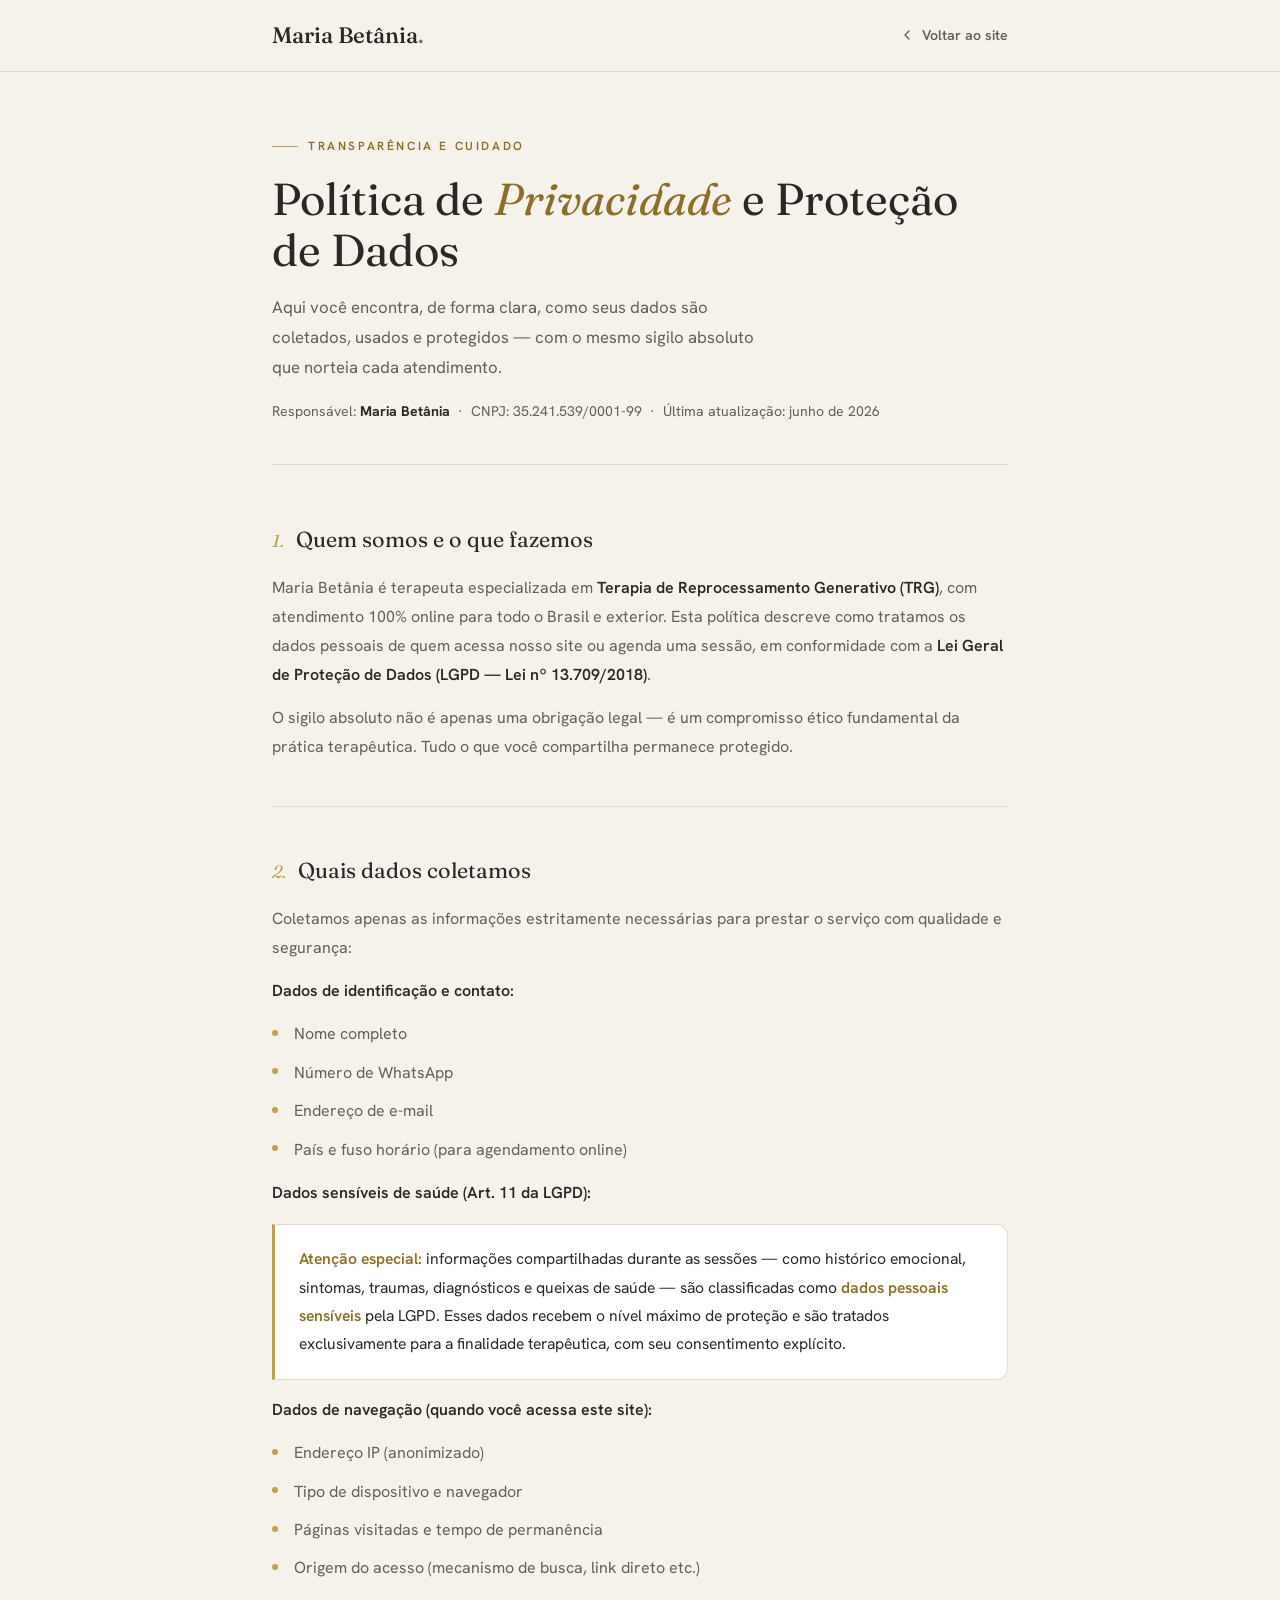
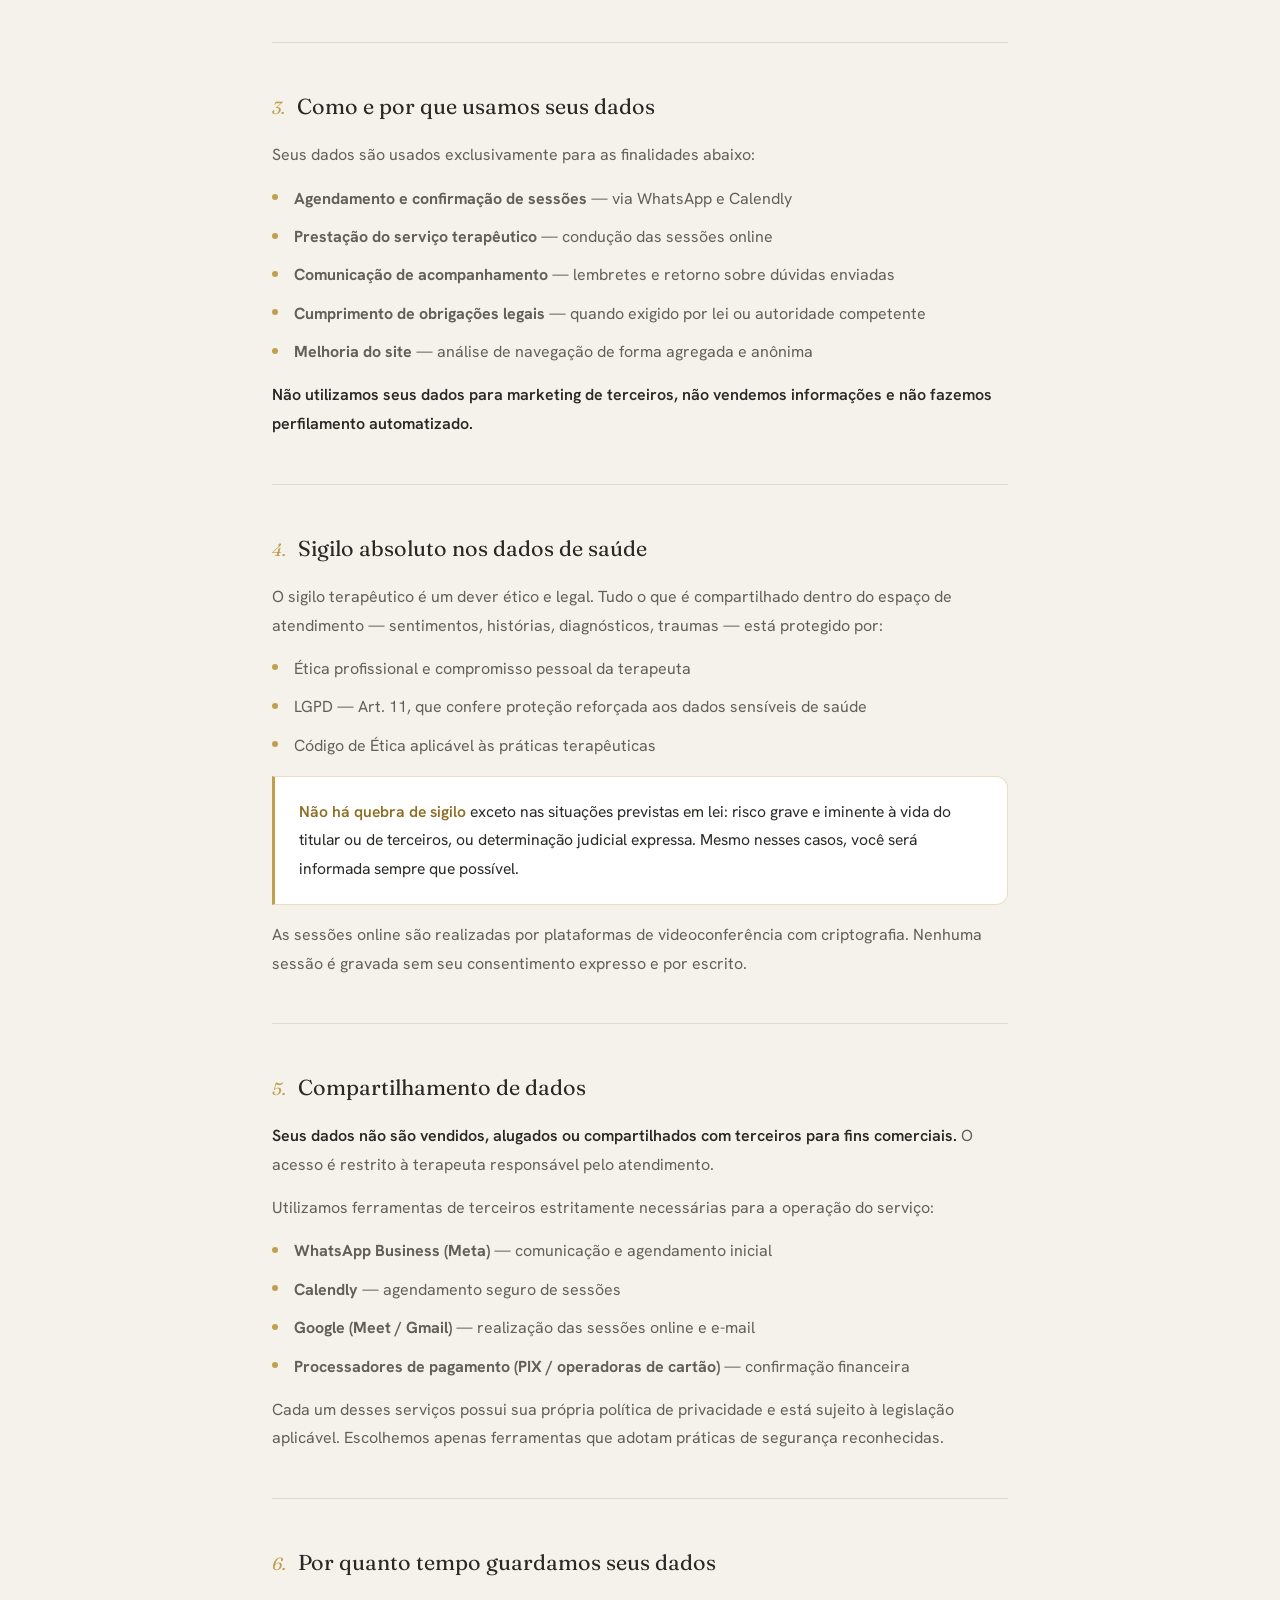
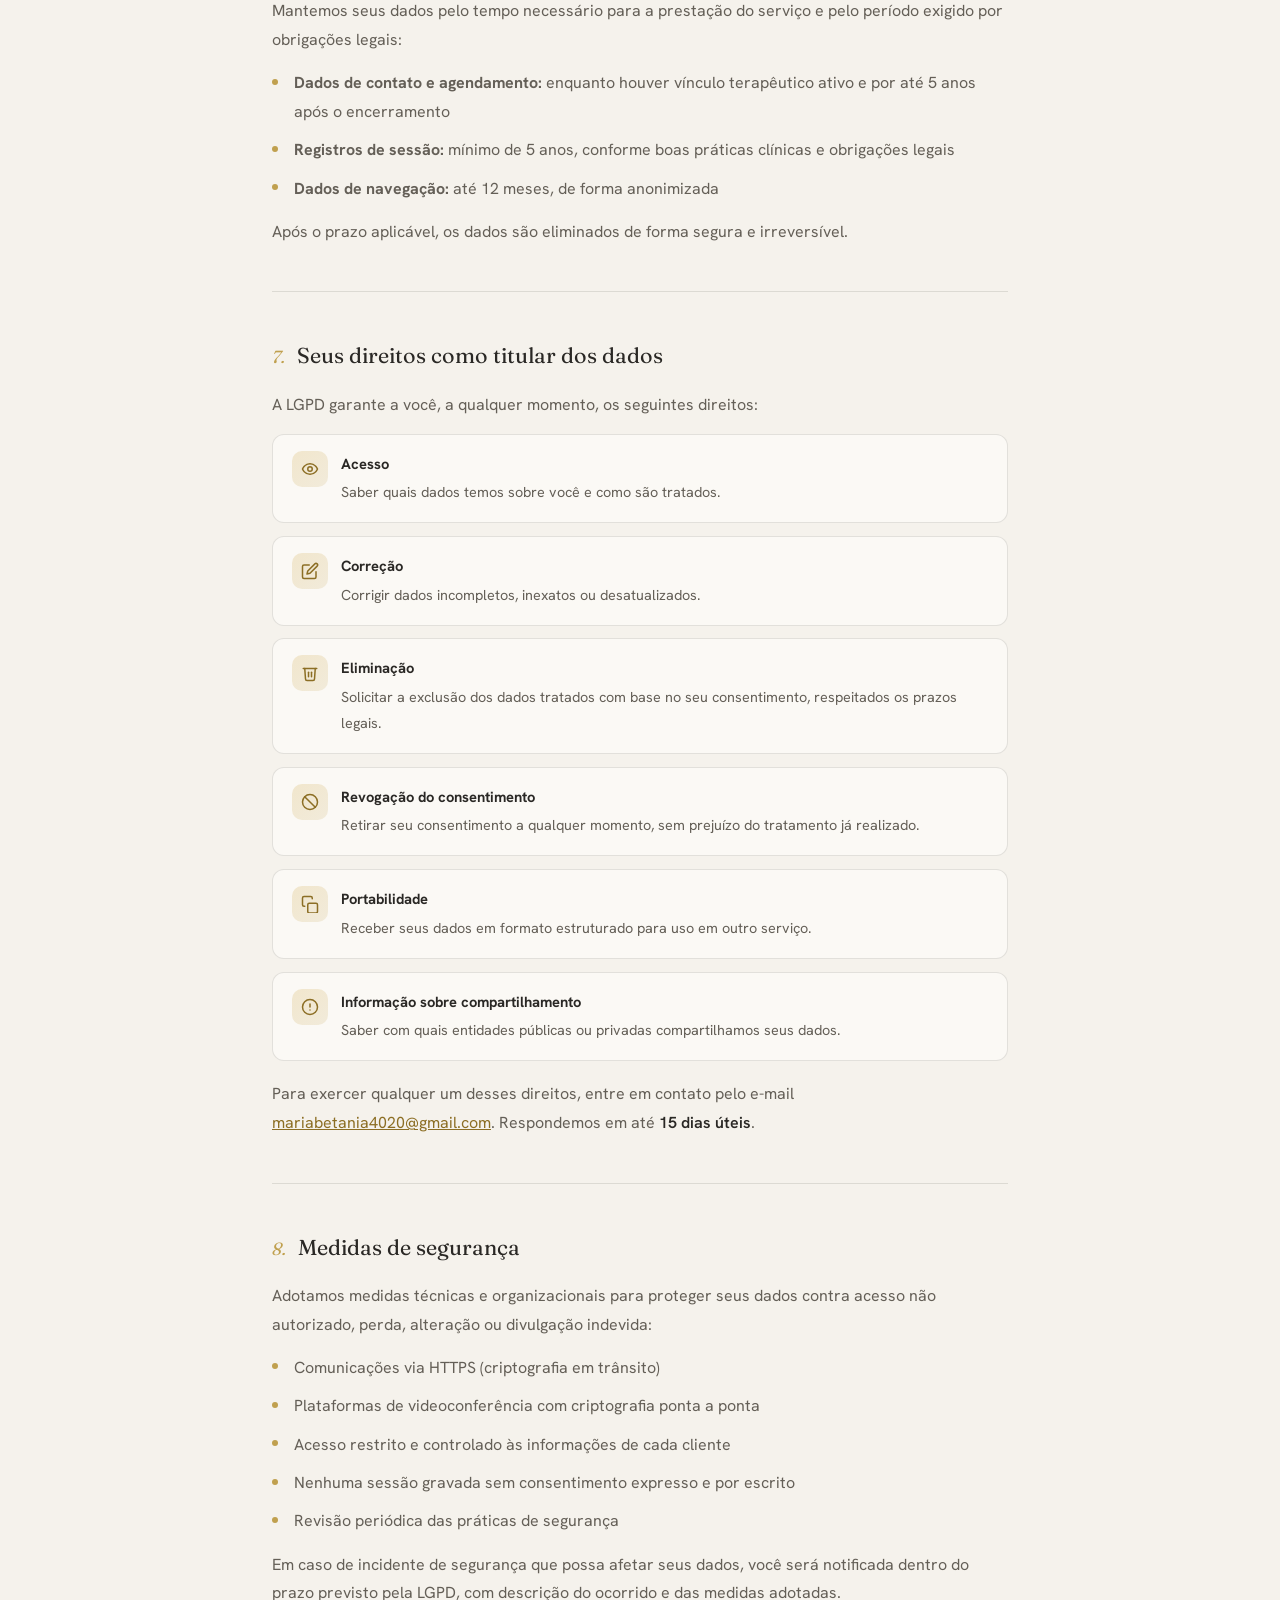
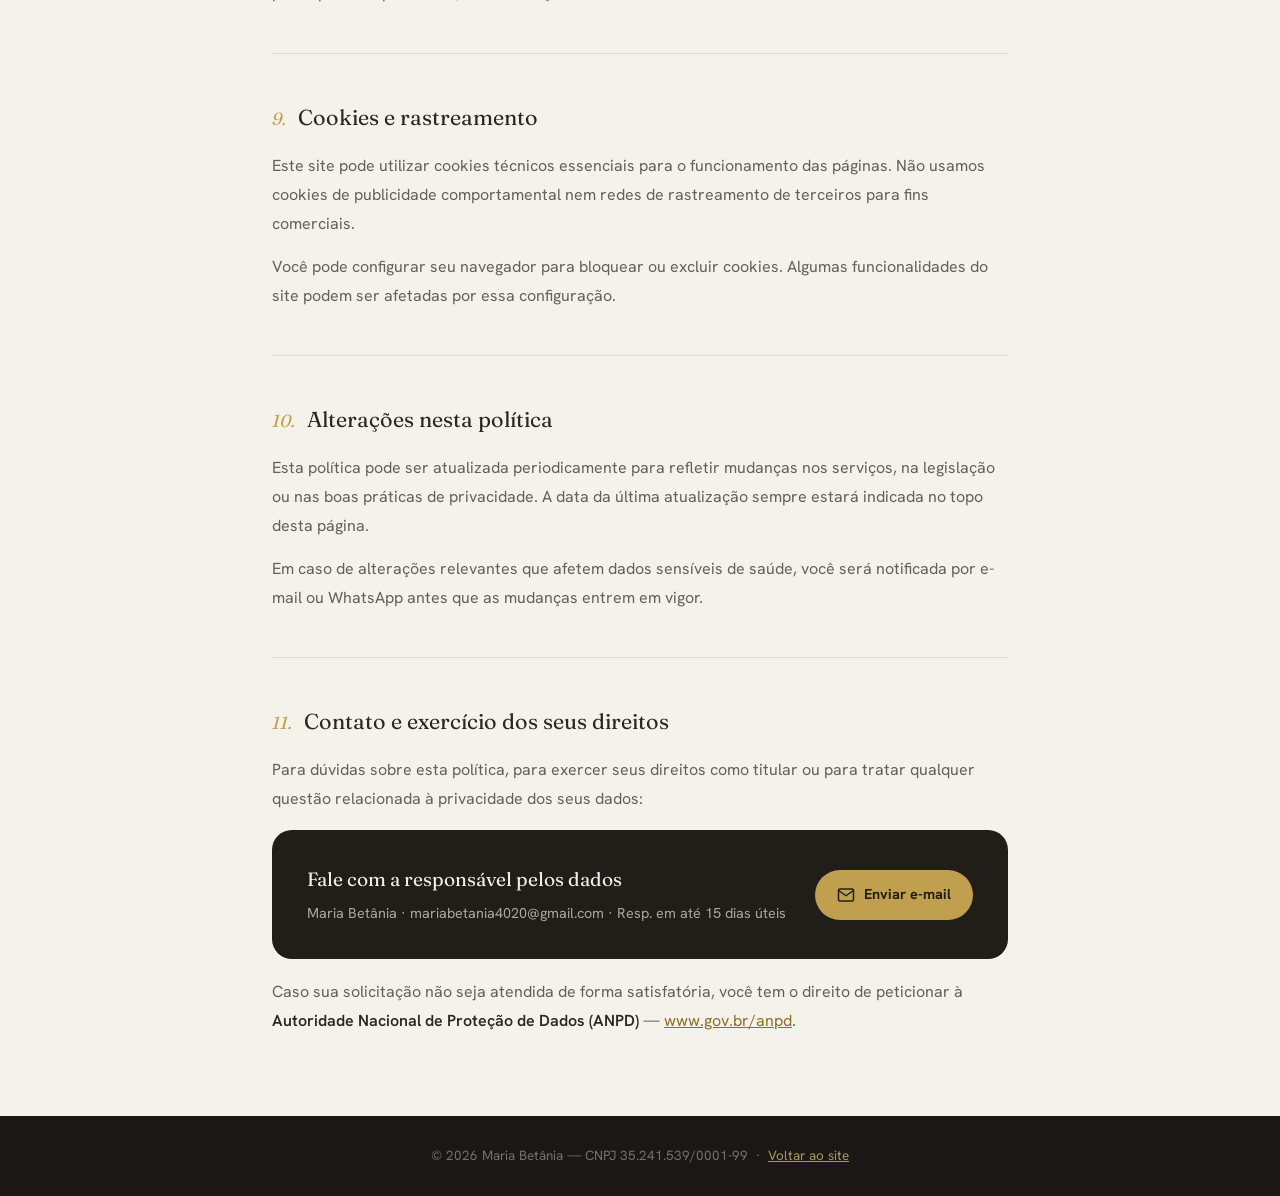
<file: politica-de-privacidade.html>
<!DOCTYPE html>
<html lang="pt-BR">
<head>
    <meta charset="UTF-8">
    <meta name="viewport" content="width=device-width, initial-scale=1.0">
    <title>Política de Privacidade | Maria Betânia — Terapia Online</title>
    <meta name="description" content="Política de Privacidade e proteção de dados sensíveis de saúde — Maria Betânia Terapia Online. Sigilo absoluto e conformidade com a LGPD.">
    <meta name="robots" content="noindex, follow">
    <link rel="canonical" href="https://wt3c.github.io/landpage-betania/politica-de-privacidade.html">

    <link rel="preconnect" href="https://fonts.googleapis.com">
    <link rel="preconnect" href="https://fonts.gstatic.com" crossorigin>
    <link href="https://fonts.googleapis.com/css2?family=Fraunces:ital,opsz,wght@0,9..144,300..600;1,9..144,400..600&family=Hanken+Grotesk:wght@400;500;600;700&display=swap"
          rel="stylesheet">

    <style>
        :root {
            --bg:        #F5F2EC;
            --bg-soft:   #FBF9F5;
            --bg-alt:    #EFEBE3;
            --surface:   #FFFFFF;
            --ink:       #2A2825;
            --muted:     #645F57;
            --gold:      #C0A04E;
            --gold-deep: #8C6E24;
            --gold-light:#D8B664;
            --dark:      #211E1A;
            --cream:     #F3EFE7;
            --line:      rgba(42, 40, 37, 0.12);
            --success:   #25D366;

            --font-display: 'Fraunces', Georgia, serif;
            --font-body: 'Hanken Grotesk', system-ui, sans-serif;

            --container: 800px;
            --header-h: 72px;
            --transition: 0.3s cubic-bezier(0.4, 0, 0.2, 1);
            --radius-sm: 12px;
            --radius-md: 20px;
        }

        * { margin: 0; padding: 0; box-sizing: border-box; }
        html { scroll-behavior: smooth; }

        body {
            font-family: var(--font-body);
            color: var(--ink);
            line-height: 1.8;
            background-color: var(--bg);
            -webkit-font-smoothing: antialiased;
        }

        a { color: var(--gold-deep); text-decoration: underline; transition: color var(--transition); }
        a:hover { color: var(--gold); }
        img { max-width: 100%; display: block; }

        :focus-visible {
            outline: 3px solid var(--gold-deep);
            outline-offset: 3px;
            border-radius: 4px;
        }

        /* ---------- Header ---------- */
        .header {
            position: fixed;
            top: 0; left: 0;
            width: 100%;
            height: var(--header-h);
            background-color: rgba(245, 242, 236, 0.92);
            backdrop-filter: blur(12px);
            -webkit-backdrop-filter: blur(12px);
            z-index: 1000;
            display: flex;
            align-items: center;
            border-bottom: 1px solid var(--line);
        }
        .header__container {
            max-width: var(--container);
            margin: 0 auto;
            padding: 0 2rem;
            width: 100%;
            display: flex;
            justify-content: space-between;
            align-items: center;
        }
        .logo {
            font-family: var(--font-display);
            font-size: 1.4rem;
            font-weight: 500;
            color: var(--ink);
            text-decoration: none;
        }
        .logo span { color: var(--gold-deep); }

        .back-link {
            font-size: 0.88rem;
            font-weight: 600;
            color: var(--muted);
            text-decoration: none;
            display: flex;
            align-items: center;
            gap: 7px;
            transition: color var(--transition);
        }
        .back-link:hover { color: var(--gold-deep); }
        .back-link svg { width: 16px; height: 16px; }

        /* ---------- Layout ---------- */
        .main {
            padding-top: calc(var(--header-h) + 3.5rem);
            padding-bottom: 5rem;
        }
        .container {
            max-width: var(--container);
            margin: 0 auto;
            padding: 0 2rem;
        }

        /* ---------- Hero da política ---------- */
        .policy-hero {
            margin-bottom: 3.5rem;
            padding-bottom: 2.5rem;
            border-bottom: 1px solid var(--line);
        }
        .eyebrow {
            display: inline-flex;
            align-items: center;
            gap: 10px;
            font-size: 0.74rem;
            font-weight: 600;
            letter-spacing: 0.22em;
            text-transform: uppercase;
            color: var(--gold-deep);
            margin-bottom: 1rem;
        }
        .eyebrow::before {
            content: '';
            width: 26px;
            height: 1.5px;
            background-color: var(--gold);
        }
        .policy-hero h1 {
            font-family: var(--font-display);
            font-size: clamp(2rem, 5vw, 2.8rem);
            font-weight: 400;
            line-height: 1.15;
            color: var(--ink);
            margin-bottom: 1rem;
        }
        .policy-hero h1 em {
            font-style: italic;
            color: var(--gold-deep);
        }
        .policy-meta {
            font-size: 0.88rem;
            color: var(--muted);
            margin-top: 1rem;
        }

        /* ---------- Conteúdo ---------- */
        .policy-body {
            display: grid;
            gap: 2.8rem;
        }

        .policy-section h2 {
            font-family: var(--font-display);
            font-size: 1.35rem;
            font-weight: 400;
            color: var(--ink);
            margin-bottom: 0.9rem;
            display: flex;
            align-items: baseline;
            gap: 0.75rem;
        }
        .policy-section h2 .num {
            font-style: italic;
            color: var(--gold);
            font-size: 1.1rem;
            flex-shrink: 0;
        }

        .policy-section p {
            color: var(--muted);
            font-size: 1rem;
            margin-bottom: 0.9rem;
        }
        .policy-section p:last-child { margin-bottom: 0; }
        .policy-section p strong { color: var(--ink); font-weight: 600; }

        .policy-section ul {
            list-style: none;
            display: grid;
            gap: 0.6rem;
            margin: 0.6rem 0 0.9rem;
        }
        .policy-section ul li {
            color: var(--muted);
            font-size: 1rem;
            padding-left: 1.4rem;
            position: relative;
        }
        .policy-section ul li::before {
            content: '';
            position: absolute;
            left: 0;
            top: 0.6em;
            width: 6px;
            height: 6px;
            border-radius: 50%;
            background-color: var(--gold);
        }

        /* Destaque — dado sensível de saúde */
        .callout {
            background: var(--surface);
            border: 1px solid rgba(192, 160, 78, 0.35);
            border-left: 3px solid var(--gold);
            border-radius: 0 var(--radius-sm) var(--radius-sm) 0;
            padding: 1.3rem 1.5rem;
            margin: 1rem 0;
        }
        .callout p {
            margin: 0;
            font-size: 0.98rem;
            color: var(--ink) !important;
        }
        .callout strong { color: var(--gold-deep) !important; }

        /* Tabela de direitos LGPD */
        .rights-grid {
            display: grid;
            gap: 0.8rem;
            margin-top: 0.8rem;
        }
        .right-item {
            background: var(--bg-soft);
            border: 1px solid var(--line);
            border-radius: var(--radius-sm);
            padding: 1rem 1.2rem;
            display: grid;
            grid-template-columns: auto 1fr;
            gap: 0.8rem;
            align-items: start;
        }
        .right-item__icon {
            width: 36px; height: 36px;
            border-radius: 10px;
            background: linear-gradient(140deg, rgba(216,182,100,0.28), rgba(192,160,78,0.16));
            display: flex;
            align-items: center;
            justify-content: center;
            color: var(--gold-deep);
            flex-shrink: 0;
        }
        .right-item__icon svg { width: 18px; height: 18px; }
        .right-item__title {
            font-weight: 700;
            font-size: 0.92rem;
            color: var(--ink);
            margin-bottom: 0.2rem;
        }
        .right-item__desc {
            font-size: 0.9rem;
            color: var(--muted);
        }

        /* Divisor */
        .divider {
            border: none;
            border-top: 1px solid var(--line);
        }

        /* Faixa de contato */
        .contact-bar {
            background: var(--dark);
            border-radius: var(--radius-md);
            padding: 2rem 2.2rem;
            display: flex;
            align-items: center;
            justify-content: space-between;
            gap: 1.5rem;
            flex-wrap: wrap;
            margin-top: 1rem;
        }
        .contact-bar__text h3 {
            font-family: var(--font-display);
            font-size: 1.2rem;
            font-weight: 400;
            color: var(--cream);
            margin-bottom: 0.3rem;
        }
        .contact-bar__text p {
            font-size: 0.9rem;
            color: rgba(243,239,231,0.65);
            margin: 0;
        }
        .contact-bar a {
            display: inline-flex;
            align-items: center;
            gap: 9px;
            background: var(--gold);
            color: var(--dark);
            font-weight: 700;
            font-size: 0.9rem;
            padding: 12px 22px;
            border-radius: 50px;
            text-decoration: none;
            white-space: nowrap;
            transition: background-color var(--transition), transform var(--transition);
        }
        .contact-bar a:hover {
            background-color: var(--gold-light);
            transform: translateY(-2px);
        }
        .contact-bar a svg { width: 18px; height: 18px; }

        /* ---------- Rodapé ---------- */
        .footer {
            background-color: #1A1714;
            color: rgba(243,239,231,0.42);
            text-align: center;
            padding: 28px 1rem;
            font-size: 0.84rem;
        }
        .footer a { color: rgba(216,182,100,0.8); }

        /* ---------- Responsivo ---------- */
        @media (max-width: 600px) {
            .container { padding: 0 1.25rem; }
            .contact-bar { flex-direction: column; }
            .contact-bar a { width: 100%; justify-content: center; }
            .header__container { padding: 0 1.25rem; }
        }

        @media (prefers-reduced-motion: reduce) {
            * { transition-duration: 0.001ms !important; }
        }
    </style>
</head>
<body>

<header class="header">
    <div class="header__container">
        <a href="index.html" class="logo">Maria Betânia<span>.</span></a>
        <a href="index.html" class="back-link">
            <svg viewBox="0 0 24 24" fill="none" stroke="currentColor" stroke-width="2" stroke-linecap="round" stroke-linejoin="round" aria-hidden="true"><polyline points="15 18 9 12 15 6"></polyline></svg>
            Voltar ao site
        </a>
    </div>
</header>

<main class="main">
    <div class="container">

        <div class="policy-hero">
            <span class="eyebrow">Transparência e cuidado</span>
            <h1>Política de <em>Privacidade</em> e Proteção de Dados</h1>
            <p style="color:var(--muted); font-size:1.05rem; max-width:56ch;">
                Aqui você encontra, de forma clara, como seus dados são coletados, usados e protegidos — com o mesmo sigilo absoluto que norteia cada atendimento.
            </p>
            <p class="policy-meta">
                Responsável: <strong style="color:var(--ink)">Maria Betânia</strong> &nbsp;·&nbsp;
                CNPJ: 35.241.539/0001-99 &nbsp;·&nbsp;
                Última atualização: junho de 2026
            </p>
        </div>

        <div class="policy-body">

            <!-- 1. Quem somos -->
            <section class="policy-section">
                <h2><span class="num">1.</span> Quem somos e o que fazemos</h2>
                <p>
                    Maria Betânia é terapeuta especializada em <strong>Terapia de Reprocessamento Generativo (TRG)</strong>,
                    com atendimento 100% online para todo o Brasil e exterior. Esta política descreve como tratamos os
                    dados pessoais de quem acessa nosso site ou agenda uma sessão, em conformidade com a
                    <strong>Lei Geral de Proteção de Dados (LGPD — Lei nº 13.709/2018)</strong>.
                </p>
                <p>
                    O sigilo absoluto não é apenas uma obrigação legal — é um compromisso ético fundamental da prática
                    terapêutica. Tudo o que você compartilha permanece protegido.
                </p>
            </section>

            <hr class="divider">

            <!-- 2. Dados coletados -->
            <section class="policy-section">
                <h2><span class="num">2.</span> Quais dados coletamos</h2>
                <p>Coletamos apenas as informações estritamente necessárias para prestar o serviço com qualidade e segurança:</p>

                <p><strong>Dados de identificação e contato:</strong></p>
                <ul>
                    <li>Nome completo</li>
                    <li>Número de WhatsApp</li>
                    <li>Endereço de e-mail</li>
                    <li>País e fuso horário (para agendamento online)</li>
                </ul>

                <p><strong>Dados sensíveis de saúde (Art. 11 da LGPD):</strong></p>
                <div class="callout">
                    <p>
                        <strong>Atenção especial:</strong> informações compartilhadas durante as sessões — como histórico emocional,
                        sintomas, traumas, diagnósticos e queixas de saúde — são classificadas como
                        <strong>dados pessoais sensíveis</strong> pela LGPD. Esses dados recebem o nível máximo de proteção
                        e são tratados exclusivamente para a finalidade terapêutica, com seu consentimento explícito.
                    </p>
                </div>

                <p><strong>Dados de navegação (quando você acessa este site):</strong></p>
                <ul>
                    <li>Endereço IP (anonimizado)</li>
                    <li>Tipo de dispositivo e navegador</li>
                    <li>Páginas visitadas e tempo de permanência</li>
                    <li>Origem do acesso (mecanismo de busca, link direto etc.)</li>
                </ul>
            </section>

            <hr class="divider">

            <!-- 3. Como usamos -->
            <section class="policy-section">
                <h2><span class="num">3.</span> Como e por que usamos seus dados</h2>
                <p>Seus dados são usados exclusivamente para as finalidades abaixo:</p>
                <ul>
                    <li><strong>Agendamento e confirmação de sessões</strong> — via WhatsApp e Calendly</li>
                    <li><strong>Prestação do serviço terapêutico</strong> — condução das sessões online</li>
                    <li><strong>Comunicação de acompanhamento</strong> — lembretes e retorno sobre dúvidas enviadas</li>
                    <li><strong>Cumprimento de obrigações legais</strong> — quando exigido por lei ou autoridade competente</li>
                    <li><strong>Melhoria do site</strong> — análise de navegação de forma agregada e anônima</li>
                </ul>
                <p>
                    <strong>Não utilizamos seus dados para marketing de terceiros, não vendemos informações e não
                    fazemos perfilamento automatizado.</strong>
                </p>
            </section>

            <hr class="divider">

            <!-- 4. Sigilo e saúde -->
            <section class="policy-section">
                <h2><span class="num">4.</span> Sigilo absoluto nos dados de saúde</h2>
                <p>
                    O sigilo terapêutico é um dever ético e legal. Tudo o que é compartilhado dentro do espaço de
                    atendimento — sentimentos, histórias, diagnósticos, traumas — está protegido por:
                </p>
                <ul>
                    <li>Ética profissional e compromisso pessoal da terapeuta</li>
                    <li>LGPD — Art. 11, que confere proteção reforçada aos dados sensíveis de saúde</li>
                    <li>Código de Ética aplicável às práticas terapêuticas</li>
                </ul>
                <div class="callout">
                    <p>
                        <strong>Não há quebra de sigilo</strong> exceto nas situações previstas em lei:
                        risco grave e iminente à vida do titular ou de terceiros, ou determinação judicial expressa.
                        Mesmo nesses casos, você será informada sempre que possível.
                    </p>
                </div>
                <p>
                    As sessões online são realizadas por plataformas de videoconferência com criptografia. Nenhuma
                    sessão é gravada sem seu consentimento expresso e por escrito.
                </p>
            </section>

            <hr class="divider">

            <!-- 5. Compartilhamento -->
            <section class="policy-section">
                <h2><span class="num">5.</span> Compartilhamento de dados</h2>
                <p>
                    <strong>Seus dados não são vendidos, alugados ou compartilhados com terceiros para fins
                    comerciais.</strong> O acesso é restrito à terapeuta responsável pelo atendimento.
                </p>
                <p>Utilizamos ferramentas de terceiros estritamente necessárias para a operação do serviço:</p>
                <ul>
                    <li><strong>WhatsApp Business (Meta)</strong> — comunicação e agendamento inicial</li>
                    <li><strong>Calendly</strong> — agendamento seguro de sessões</li>
                    <li><strong>Google (Meet / Gmail)</strong> — realização das sessões online e e-mail</li>
                    <li><strong>Processadores de pagamento (PIX / operadoras de cartão)</strong> — confirmação financeira</li>
                </ul>
                <p>
                    Cada um desses serviços possui sua própria política de privacidade e está sujeito à legislação
                    aplicável. Escolhemos apenas ferramentas que adotam práticas de segurança reconhecidas.
                </p>
            </section>

            <hr class="divider">

            <!-- 6. Retenção -->
            <section class="policy-section">
                <h2><span class="num">6.</span> Por quanto tempo guardamos seus dados</h2>
                <p>
                    Mantemos seus dados pelo tempo necessário para a prestação do serviço e pelo período exigido
                    por obrigações legais:
                </p>
                <ul>
                    <li><strong>Dados de contato e agendamento:</strong> enquanto houver vínculo terapêutico ativo e por até 5 anos após o encerramento</li>
                    <li><strong>Registros de sessão:</strong> mínimo de 5 anos, conforme boas práticas clínicas e obrigações legais</li>
                    <li><strong>Dados de navegação:</strong> até 12 meses, de forma anonimizada</li>
                </ul>
                <p>
                    Após o prazo aplicável, os dados são eliminados de forma segura e irreversível.
                </p>
            </section>

            <hr class="divider">

            <!-- 7. Seus direitos -->
            <section class="policy-section">
                <h2><span class="num">7.</span> Seus direitos como titular dos dados</h2>
                <p>A LGPD garante a você, a qualquer momento, os seguintes direitos:</p>

                <div class="rights-grid">
                    <div class="right-item">
                        <div class="right-item__icon">
                            <svg viewBox="0 0 24 24" fill="none" stroke="currentColor" stroke-width="2" stroke-linecap="round" stroke-linejoin="round" aria-hidden="true"><path d="M2 12s3-7 10-7 10 7 10 7-3 7-10 7-10-7-10-7z"></path><circle cx="12" cy="12" r="3"></circle></svg>
                        </div>
                        <div>
                            <div class="right-item__title">Acesso</div>
                            <div class="right-item__desc">Saber quais dados temos sobre você e como são tratados.</div>
                        </div>
                    </div>
                    <div class="right-item">
                        <div class="right-item__icon">
                            <svg viewBox="0 0 24 24" fill="none" stroke="currentColor" stroke-width="2" stroke-linecap="round" stroke-linejoin="round" aria-hidden="true"><path d="M11 4H4a2 2 0 0 0-2 2v14a2 2 0 0 0 2 2h14a2 2 0 0 0 2-2v-7"></path><path d="M18.5 2.5a2.121 2.121 0 0 1 3 3L12 15l-4 1 1-4 9.5-9.5z"></path></svg>
                        </div>
                        <div>
                            <div class="right-item__title">Correção</div>
                            <div class="right-item__desc">Corrigir dados incompletos, inexatos ou desatualizados.</div>
                        </div>
                    </div>
                    <div class="right-item">
                        <div class="right-item__icon">
                            <svg viewBox="0 0 24 24" fill="none" stroke="currentColor" stroke-width="2" stroke-linecap="round" stroke-linejoin="round" aria-hidden="true"><polyline points="3 6 5 6 21 6"></polyline><path d="M19 6l-1 14a2 2 0 0 1-2 2H8a2 2 0 0 1-2-2L5 6"></path><path d="M10 11v6"></path><path d="M14 11v6"></path></svg>
                        </div>
                        <div>
                            <div class="right-item__title">Eliminação</div>
                            <div class="right-item__desc">Solicitar a exclusão dos dados tratados com base no seu consentimento, respeitados os prazos legais.</div>
                        </div>
                    </div>
                    <div class="right-item">
                        <div class="right-item__icon">
                            <svg viewBox="0 0 24 24" fill="none" stroke="currentColor" stroke-width="2" stroke-linecap="round" stroke-linejoin="round" aria-hidden="true"><circle cx="12" cy="12" r="10"></circle><line x1="4.93" y1="4.93" x2="19.07" y2="19.07"></line></svg>
                        </div>
                        <div>
                            <div class="right-item__title">Revogação do consentimento</div>
                            <div class="right-item__desc">Retirar seu consentimento a qualquer momento, sem prejuízo do tratamento já realizado.</div>
                        </div>
                    </div>
                    <div class="right-item">
                        <div class="right-item__icon">
                            <svg viewBox="0 0 24 24" fill="none" stroke="currentColor" stroke-width="2" stroke-linecap="round" stroke-linejoin="round" aria-hidden="true"><rect x="9" y="11" width="13" height="13" rx="2" ry="2"></rect><path d="M5 15H4a2 2 0 0 1-2-2V4a2 2 0 0 1 2-2h9a2 2 0 0 1 2 2v1"></path></svg>
                        </div>
                        <div>
                            <div class="right-item__title">Portabilidade</div>
                            <div class="right-item__desc">Receber seus dados em formato estruturado para uso em outro serviço.</div>
                        </div>
                    </div>
                    <div class="right-item">
                        <div class="right-item__icon">
                            <svg viewBox="0 0 24 24" fill="none" stroke="currentColor" stroke-width="2" stroke-linecap="round" stroke-linejoin="round" aria-hidden="true"><circle cx="12" cy="12" r="10"></circle><line x1="12" y1="8" x2="12" y2="12"></line><line x1="12" y1="16" x2="12.01" y2="16"></line></svg>
                        </div>
                        <div>
                            <div class="right-item__title">Informação sobre compartilhamento</div>
                            <div class="right-item__desc">Saber com quais entidades públicas ou privadas compartilhamos seus dados.</div>
                        </div>
                    </div>
                </div>

                <p style="margin-top:1.2rem;">
                    Para exercer qualquer um desses direitos, entre em contato pelo e-mail
                    <a href="mailto:mariabetania4020@gmail.com">mariabetania4020@gmail.com</a>. Respondemos em até
                    <strong>15 dias úteis</strong>.
                </p>
            </section>

            <hr class="divider">

            <!-- 8. Segurança -->
            <section class="policy-section">
                <h2><span class="num">8.</span> Medidas de segurança</h2>
                <p>
                    Adotamos medidas técnicas e organizacionais para proteger seus dados contra acesso não autorizado,
                    perda, alteração ou divulgação indevida:
                </p>
                <ul>
                    <li>Comunicações via HTTPS (criptografia em trânsito)</li>
                    <li>Plataformas de videoconferência com criptografia ponta a ponta</li>
                    <li>Acesso restrito e controlado às informações de cada cliente</li>
                    <li>Nenhuma sessão gravada sem consentimento expresso e por escrito</li>
                    <li>Revisão periódica das práticas de segurança</li>
                </ul>
                <p>
                    Em caso de incidente de segurança que possa afetar seus dados, você será notificada dentro do
                    prazo previsto pela LGPD, com descrição do ocorrido e das medidas adotadas.
                </p>
            </section>

            <hr class="divider">

            <!-- 9. Cookies -->
            <section class="policy-section">
                <h2><span class="num">9.</span> Cookies e rastreamento</h2>
                <p>
                    Este site pode utilizar cookies técnicos essenciais para o funcionamento das páginas. Não usamos
                    cookies de publicidade comportamental nem redes de rastreamento de terceiros para fins comerciais.
                </p>
                <p>
                    Você pode configurar seu navegador para bloquear ou excluir cookies. Algumas funcionalidades do
                    site podem ser afetadas por essa configuração.
                </p>
            </section>

            <hr class="divider">

            <!-- 10. Alterações -->
            <section class="policy-section">
                <h2><span class="num">10.</span> Alterações nesta política</h2>
                <p>
                    Esta política pode ser atualizada periodicamente para refletir mudanças nos serviços, na
                    legislação ou nas boas práticas de privacidade. A data da última atualização sempre estará
                    indicada no topo desta página.
                </p>
                <p>
                    Em caso de alterações relevantes que afetem dados sensíveis de saúde, você será notificada
                    por e-mail ou WhatsApp antes que as mudanças entrem em vigor.
                </p>
            </section>

            <hr class="divider">

            <!-- 11. Contato -->
            <section class="policy-section">
                <h2><span class="num">11.</span> Contato e exercício dos seus direitos</h2>
                <p>
                    Para dúvidas sobre esta política, para exercer seus direitos como titular ou para tratar
                    qualquer questão relacionada à privacidade dos seus dados:
                </p>
                <div class="contact-bar">
                    <div class="contact-bar__text">
                        <h3>Fale com a responsável pelos dados</h3>
                        <p>Maria Betânia · mariabetania4020@gmail.com · Resp. em até 15 dias úteis</p>
                    </div>
                    <a href="mailto:mariabetania4020@gmail.com">
                        <svg viewBox="0 0 24 24" fill="none" stroke="currentColor" stroke-width="2" stroke-linecap="round" stroke-linejoin="round" aria-hidden="true"><path d="M4 4h16c1.1 0 2 .9 2 2v12c0 1.1-.9 2-2 2H4c-1.1 0-2-.9-2-2V6c0-1.1.9-2 2-2z"></path><polyline points="22,6 12,13 2,6"></polyline></svg>
                        Enviar e-mail
                    </a>
                </div>
                <p style="margin-top:1.2rem;">
                    Caso sua solicitação não seja atendida de forma satisfatória, você tem o direito de peticionar
                    à <strong>Autoridade Nacional de Proteção de Dados (ANPD)</strong> — <a href="https://www.gov.br/anpd" target="_blank" rel="noopener noreferrer">www.gov.br/anpd</a>.
                </p>
            </section>

        </div><!-- /policy-body -->
    </div><!-- /container -->
</main>

<footer class="footer">
    <p>&copy; 2026 Maria Betânia — CNPJ 35.241.539/0001-99 &nbsp;·&nbsp;
       <a href="index.html">Voltar ao site</a>
    </p>
</footer>

</body>
</html>
</file>
